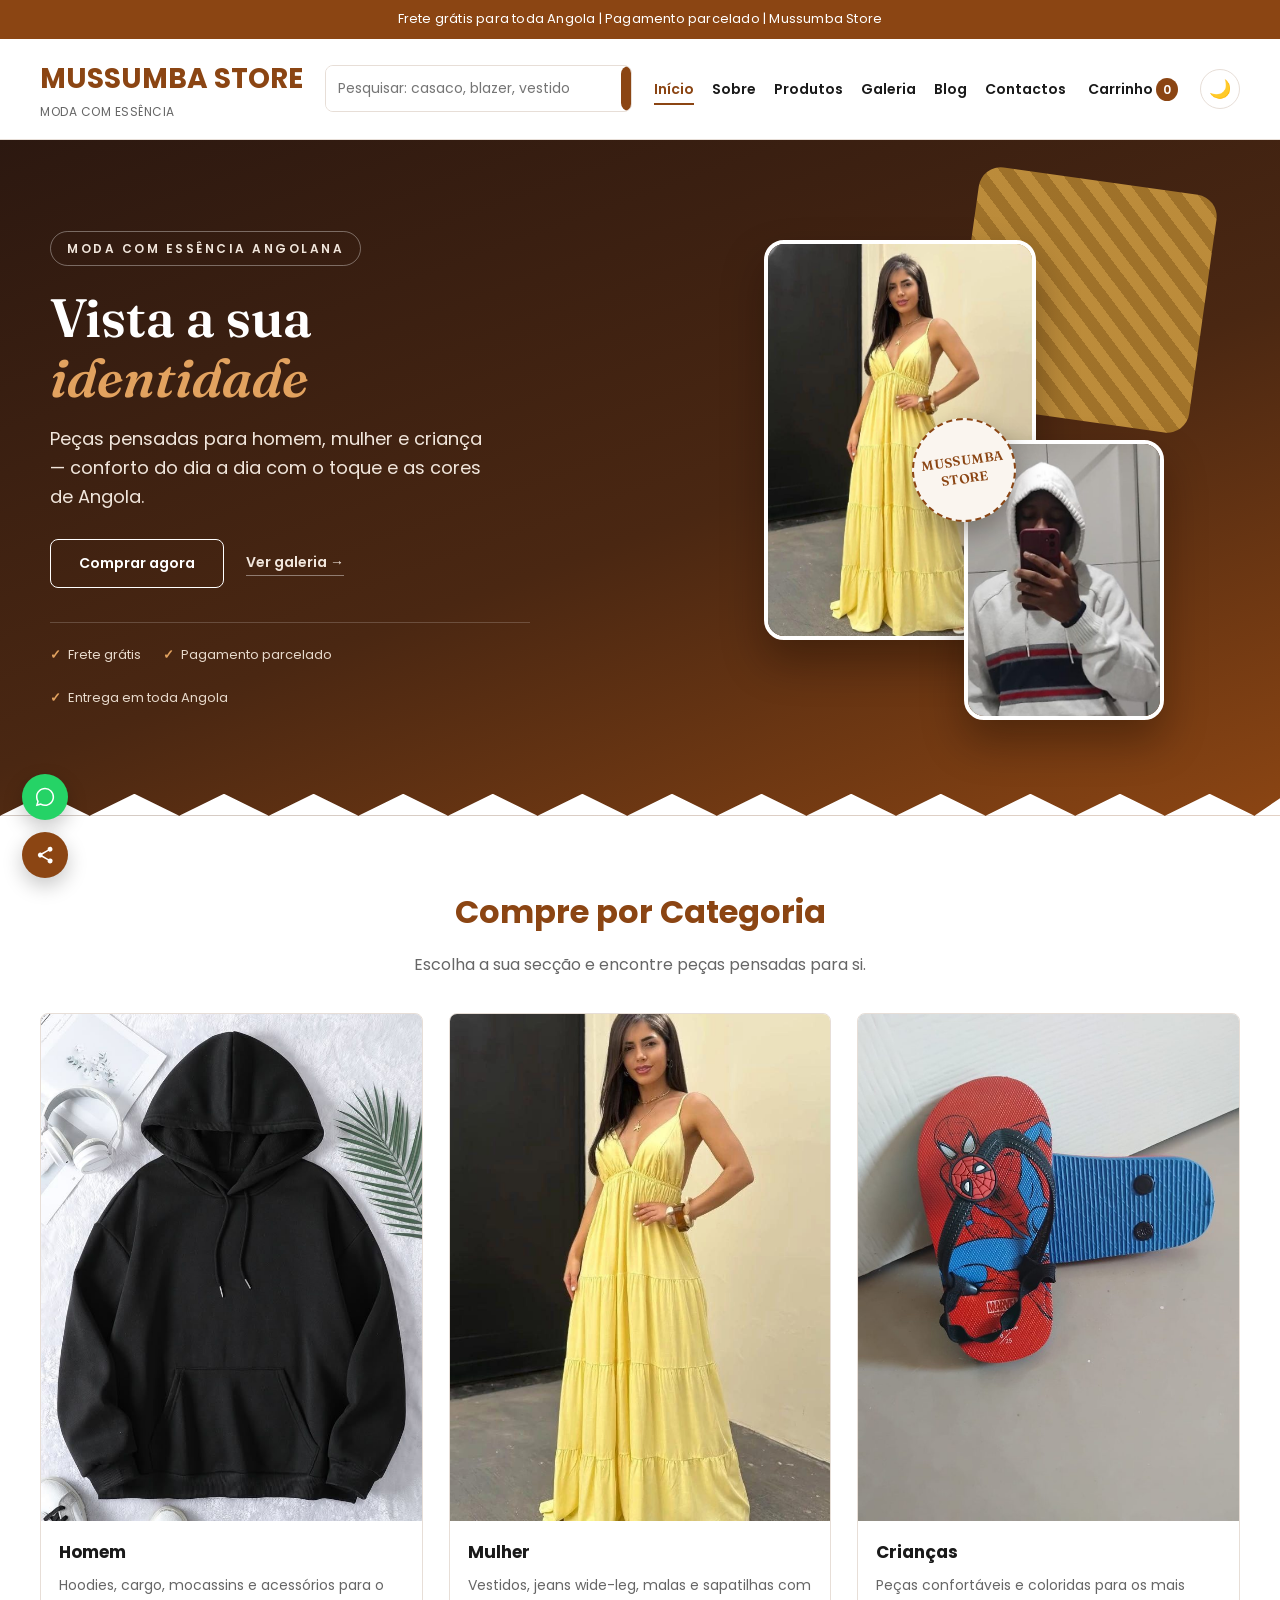
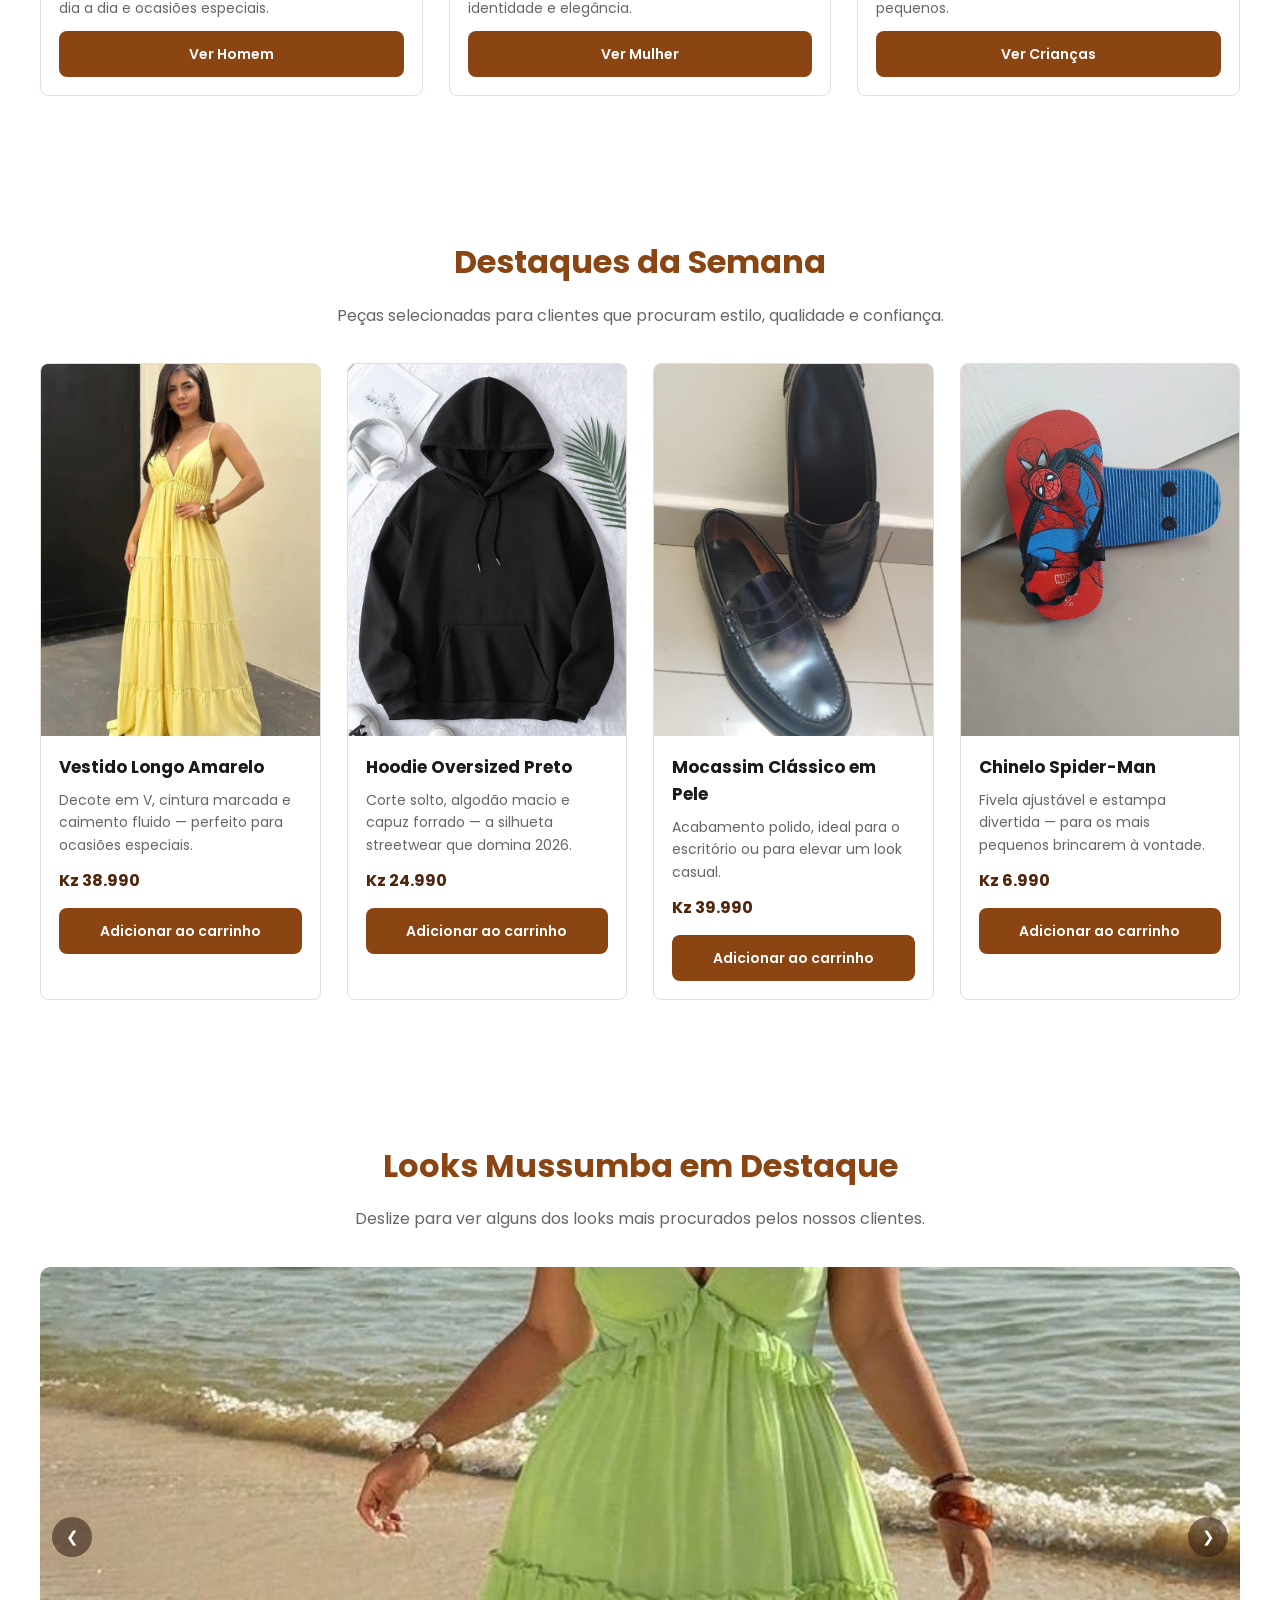
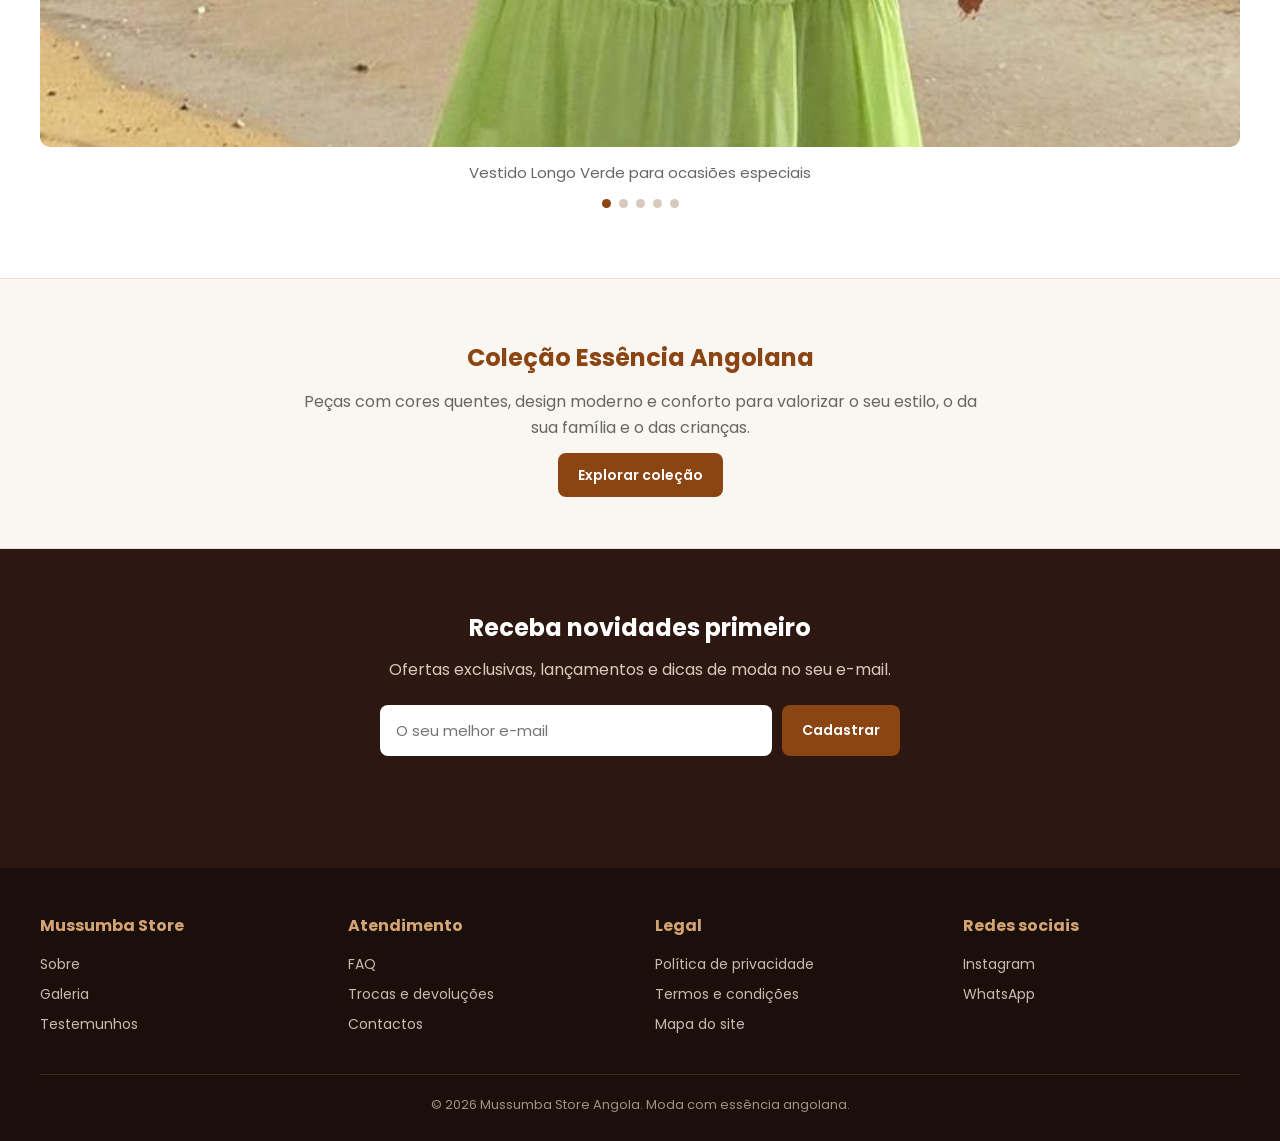
<file: index.html>
<!DOCTYPE html>
<html lang="pt-PT">
<head>
    <meta charset="UTF-8">
    <meta name="viewport" content="width=device-width, initial-scale=1.0">
    <!-- Google Analytics (substitua GA_MEASUREMENT_ID pelo ID real da loja) -->
    <script async src="https://www.googletagmanager.com/gtag/js?id=GA_MEASUREMENT_ID"></script>
    <script>
      window.dataLayer = window.dataLayer || [];
      function gtag(){dataLayer.push(arguments);}
      gtag('js', new Date());
      gtag('config', 'GA_MEASUREMENT_ID');
    </script>

    <!-- Meta Pixel (substitua META_PIXEL_ID pelo ID real da loja) -->
    <script>
      !function(f,b,e,v,n,t,s)
      {if(f.fbq)return;n=f.fbq=function(){n.callMethod?
      n.callMethod.apply(n,arguments):n.queue.push(arguments)};
      if(!f._fbq)f._fbq=n;n.push=n;n.loaded=!0;n.version='2.0';
      n.queue=[];t=b.createElement(e);t.async=!0;
      t.src=v;s=b.getElementsByTagName(e)[0];
      s.parentNode.insertBefore(t,s)}(window, document,'script',
      'https://connect.facebook.net/en_US/fbevents.js');
      fbq('init', 'META_PIXEL_ID');
      fbq('track', 'PageView');
    </script>
    <title>Início - Mussumba Store</title>
    <meta name="description" content="Mussumba Store: moda com essência angolana para homem, mulher e criança, com entrega em toda Angola.">
    <link rel="preconnect" href="https://fonts.googleapis.com">
    <link href="https://fonts.googleapis.com/css2?family=Poppins:wght@400;600;700&family=Fraunces:ital,wght@0,500;0,600;1,500&display=swap" rel="stylesheet">
    <link rel="stylesheet" href="css/index.css">
    <link rel="stylesheet" href="css/interativo.css">
    <link rel="canonical" href="https://www.mussumbastore.co.ao/index.html">
    <meta property="og:type" content="website">
    <meta property="og:title" content="Início - Mussumba Store">
    <meta property="og:description" content="Mussumba Store: moda com essência angolana para homem, mulher e criança, com entrega em toda Angola.">
    <meta property="og:url" content="https://www.mussumbastore.co.ao/index.html">
    <meta property="og:locale" content="pt_AO">
    <meta name="twitter:card" content="summary_large_image">
</head>
<body>

    <div class="top-bar">
        Frete grátis para toda Angola | Pagamento parcelado | Mussumba Store
    </div>

    <header class="main-header">
        <a href="index.html" class="logo">
            MUSSUMBA STORE
            <span>moda com essência</span>
        </a>

        <form class="search-bar" id="searchForm" role="search" novalidate>
            <input type="search" id="searchInput" name="q" placeholder="Pesquisar: casaco, blazer, vestido" minlength="2">
            <button type="submit">Buscar</button>
        </form>

        <button class="nav-toggle" id="navToggle" aria-label="Abrir menu" aria-expanded="false" aria-controls="navLinks">
            <span></span><span></span><span></span>
        </button>

        <nav>
            <ul class="nav-links" id="navLinks">
                <li><a href="index.html" class="active">Início</a></li>
                <li><a href="html/sobre.html">Sobre</a></li>
                <li><a href="html/produtos.html">Produtos</a></li>
                <li><a href="html/galeria.html">Galeria</a></li>
                <li><a href="html/blog.html">Blog</a></li>
                <li><a href="html/contactos.html">Contactos</a></li>
            </ul>
        </nav>

        <a class="cart-link" href="html/carrinho.html">
            Carrinho <span class="cart-count" id="cartCount">0</span>
        </a>

        <button class="theme-toggle" id="themeToggle" aria-label="Alternar modo escuro" title="Alternar modo escuro">
            <span class="theme-icon" aria-hidden="true">&#127769;</span>
        </button>
    </header>

    <main>
        <section class="hero hero-home">
            <div class="hero-inner">
                <div class="hero-content">
                    <span class="hero-eyebrow">Moda com essência angolana</span>
                    <h1>Vista a sua <span>identidade</span></h1>
                    <p>Peças pensadas para homem, mulher e criança — conforto do dia a dia com o toque e as cores de Angola.</p>

                    <div class="hero-actions">
                        <a href="html/produtos.html" class="btn-outline">Comprar agora</a>
                        <a href="html/galeria.html" class="hero-link">Ver galeria &rarr;</a>
                    </div>

                    <ul class="hero-trust">
                        <li>Frete grátis</li>
                        <li>Pagamento parcelado</li>
                        <li>Entrega em toda Angola</li>
                    </ul>
                </div>

                <div class="hero-visual">
                    <div class="hero-pattern" aria-hidden="true"></div>
                    <img src="imagens/produtos/novas/mulher-vestido-longo-amarelo.jpg" alt="Mulher a usar vestido longo amarelo Mussumba Store" class="hero-img hero-img-a" loading="eager">
                    <img src="imagens/produtos/novas/homem-camisola-capuz-riscas.jpg" alt="Homem a usar camisola de capuz às riscas Mussumba Store" class="hero-img hero-img-b" loading="eager">
                    <div class="hero-badge" aria-hidden="true"><span>MUSSUMBA<br>STORE</span></div>
                </div>
            </div>
        </section>

        <section class="section">
            <h2>Compre por Categoria</h2>
            <p class="section-lead">
                Escolha a sua secção e encontre peças pensadas para si.
            </p>

            <div class="products-grid">
                <article class="product-card">
                    <img src="imagens/produtos/novas/homem-hoodie-oversized.jpg" alt="Categoria Homem" loading="lazy">
                    <div>
                        <h3>Homem</h3>
                        <p>Hoodies, cargo, mocassins e acessórios para o dia a dia e ocasiões especiais.</p>
                        <a href="html/produtos.html#homem" class="btn-cart">Ver Homem</a>
                    </div>
                </article>

                <article class="product-card">
                    <img src="imagens/produtos/novas/mulher-vestido-longo-amarelo.jpg" alt="Categoria Mulher" loading="lazy">
                    <div>
                        <h3>Mulher</h3>
                        <p>Vestidos, jeans wide-leg, malas e sapatilhas com identidade e elegância.</p>
                        <a href="html/produtos.html#mulher" class="btn-cart">Ver Mulher</a>
                    </div>
                </article>

                <article class="product-card">
                    <img src="imagens/produtos/novas/crianca-chinelo-spiderman.jpg" alt="Categoria Crianças" loading="lazy">
                    <div>
                        <h3>Crianças</h3>
                        <p>Peças confortáveis e coloridas para os mais pequenos.</p>
                        <a href="html/produtos.html#criancas" class="btn-cart">Ver Crianças</a>
                    </div>
                </article>
            </div>
        </section>

        <section class="section">
            <h2>Destaques da Semana</h2>
            <p class="section-lead">
                Peças selecionadas para clientes que procuram estilo, qualidade e confiança.
            </p>

            <div class="products-grid">
                <article class="product-card">
                    <img src="imagens/produtos/novas/mulher-vestido-longo-amarelo.jpg" alt="Vestido longo amarelo feminino" loading="lazy">
                    <div>
                        <h3>Vestido Longo Amarelo</h3>
                        <p>Decote em V, cintura marcada e caimento fluido — perfeito para ocasiões especiais.</p>
                        <strong>Kz 38.990</strong>
                        <a href="html/carrinho.html" class="btn-cart">Adicionar ao carrinho</a>
                    </div>
                </article>

                <article class="product-card">
                    <img src="imagens/produtos/novas/homem-hoodie-oversized.jpg" alt="Hoodie oversized preto masculino" loading="lazy">
                    <div>
                        <h3>Hoodie Oversized Preto</h3>
                        <p>Corte solto, algodão macio e capuz forrado — a silhueta streetwear que domina 2026.</p>
                        <strong>Kz 24.990</strong>
                        <a href="html/carrinho.html" class="btn-cart">Adicionar ao carrinho</a>
                    </div>
                </article>

                <article class="product-card">
                    <img src="imagens/produtos/novas/homem-mocassim-pele.jpg" alt="Mocassim clássico em pele preta" loading="lazy">
                    <div>
                        <h3>Mocassim Clássico em Pele</h3>
                        <p>Acabamento polido, ideal para o escritório ou para elevar um look casual.</p>
                        <strong>Kz 39.990</strong>
                        <a href="html/carrinho.html" class="btn-cart">Adicionar ao carrinho</a>
                    </div>
                </article>

                <article class="product-card">
                    <img src="imagens/produtos/novas/crianca-chinelo-spiderman.jpg" alt="Chinelo infantil Spider-Man" loading="lazy">
                    <div>
                        <h3>Chinelo Spider-Man</h3>
                        <p>Fivela ajustável e estampa divertida — para os mais pequenos brincarem à vontade.</p>
                        <strong>Kz 6.990</strong>
                        <a href="html/carrinho.html" class="btn-cart">Adicionar ao carrinho</a>
                    </div>
                </article>
            </div>
        </section>

        <section class="section">
            <h2>Looks Mussumba em Destaque</h2>
            <p class="section-lead">
                Deslize para ver alguns dos looks mais procurados pelos nossos clientes.
            </p>

            <div class="carousel" data-carousel data-autoplay="5000">
                <div class="carousel-track">
                    <div class="carousel-slide">
                        <img src="imagens/produtos/novas/mulher-vestido-longo-verde.jpg" alt="Vestido Longo Verde Mussumba Store" loading="lazy">
                        <p class="carousel-caption">Vestido Longo Verde para ocasiões especiais</p>
                    </div>
                    <div class="carousel-slide">
                        <img src="imagens/produtos/novas/homem-hoodie-oversized.jpg" alt="Hoodie Oversized Preto Mussumba Store" loading="lazy">
                        <p class="carousel-caption">Hoodie Oversized Preto para o dia a dia</p>
                    </div>
                    <div class="carousel-slide">
                        <img src="imagens/produtos/novas/mulher-macacao-preto.jpg" alt="Macacão Preto Wide-Leg Mussumba Store" loading="lazy">
                        <p class="carousel-caption">Macacão Preto Wide-Leg com identidade angolana</p>
                    </div>
                    <div class="carousel-slide">
                        <img src="imagens/produtos/novas/homem-mocassim-pele.jpg" alt="Mocassim Clássico em Pele Mussumba Store" loading="lazy">
                        <p class="carousel-caption">Mocassim Clássico em Pele que completa qualquer visual</p>
                    </div>
                    <div class="carousel-slide">
                        <img src="imagens/produtos/novas/mulher-mala-tote-bege-monograma.jpg" alt="Tote Bag Monograma Bege Mussumba Store" loading="lazy">
                        <p class="carousel-caption">Tote Bag Monograma Bege para todos os dias</p>
                    </div>
                </div>

                <button class="carousel-btn carousel-prev" type="button" aria-label="Look anterior">&#10094;</button>
                <button class="carousel-btn carousel-next" type="button" aria-label="Look seguinte">&#10095;</button>
                <div class="carousel-dots" aria-hidden="true"></div>
            </div>
        </section>

        <section class="banner">
            <h2>Coleção Essência Angolana</h2>
            <p>
                Peças com cores quentes, design moderno e conforto para valorizar o seu estilo, o da sua família e o das crianças.
            </p>
            <a href="html/produtos.html" class="btn">Explorar coleção</a>
        </section>

        <section class="newsletter">
            <h2>Receba novidades primeiro</h2>
            <p>Ofertas exclusivas, lançamentos e dicas de moda no seu e-mail.</p>

            <form id="newsletterFormHome" novalidate>
                <input type="email" id="newsletterEmailHome" placeholder="O seu melhor e-mail" required>
                <button type="submit">Cadastrar</button>
            </form>
            <p class="form-feedback" id="newsletterFeedbackHome" role="status"></p>
        </section>
    </main>

    <footer>
        <div class="footer-grid">
            <div>
                <h3>Mussumba Store</h3>
                <a href="html/sobre.html">Sobre</a>
                <a href="html/galeria.html">Galeria</a>
                <a href="html/testemunho.html">Testemunhos</a>
            </div>

            <div>
                <h3>Atendimento</h3>
                <a href="html/faq.html">FAQ</a>
                <a href="html/termos.html">Trocas e devoluções</a>
                <a href="html/contactos.html">Contactos</a>
            </div>

            <div>
                <h3>Legal</h3>
                <a href="html/politicas.html">Política de privacidade</a>
                <a href="html/termos.html">Termos e condições</a>
                <a href="html/mapa.html">Mapa do site</a>
            </div>

            <div>
                <h3>Redes sociais</h3>
                <a href="https://instagram.com/mussumbastore" target="_blank">Instagram</a>
                <a href="https://wa.me/244946644091" target="_blank" rel="noopener">WhatsApp</a>
            </div>
        </div>

        <p class="copyright">
            © 2026 Mussumba Store Angola. Moda com essência angolana.
        </p>
    </footer>

    <button id="backToTop" class="back-to-top" aria-label="Voltar ao topo" title="Voltar ao topo">&uarr;</button>

    <div class="social-float" aria-label="Redes sociais e contacto rapido">
        <a href="https://wa.me/244946644091" target="_blank" rel="noopener" class="social-float-btn whatsapp-btn" aria-label="Falar no WhatsApp" title="Falar no WhatsApp">
            <svg viewBox="0 0 24 24" width="22" height="22" fill="currentColor" aria-hidden="true"><path d="M12.04 2C6.58 2 2.13 6.45 2.13 11.91c0 1.75.46 3.45 1.32 4.95L2 22l5.28-1.38a9.9 9.9 0 0 0 4.76 1.21h.01c5.46 0 9.9-4.45 9.9-9.91 0-2.65-1.03-5.14-2.9-7.01A9.86 9.86 0 0 0 12.04 2m0 1.67c2.2 0 4.27.86 5.82 2.42a8.2 8.2 0 0 1 2.42 5.82c0 4.55-3.7 8.24-8.25 8.24a8.2 8.2 0 0 1-4.19-1.15l-.3-.18-3.13.82.84-3.05-.2-.32a8.17 8.17 0 0 1-1.26-4.38c0-4.55 3.7-8.24 8.25-8.24Z"/></svg>
        </a>
        <button class="social-float-btn share-btn" id="shareBtn" aria-label="Partilhar esta pagina" title="Partilhar esta pagina">
            <svg viewBox="0 0 24 24" width="20" height="20" fill="currentColor" aria-hidden="true"><path d="M18 16.08a2.9 2.9 0 0 0-1.94.75l-7.05-4.11a3 3 0 0 0 0-1.44l7.05-4.11a2.92 2.92 0 1 0-.9-2.09c0 .16.02.32.05.47L8.15 9.66a2.92 2.92 0 1 0 0 4.68l7.06 4.09a3 3 0 1 0 2.79-2.35Z"/></svg>
        </button>
    </div>

    <script src="js/main.js" defer></script>

</body>
</html>
</file>
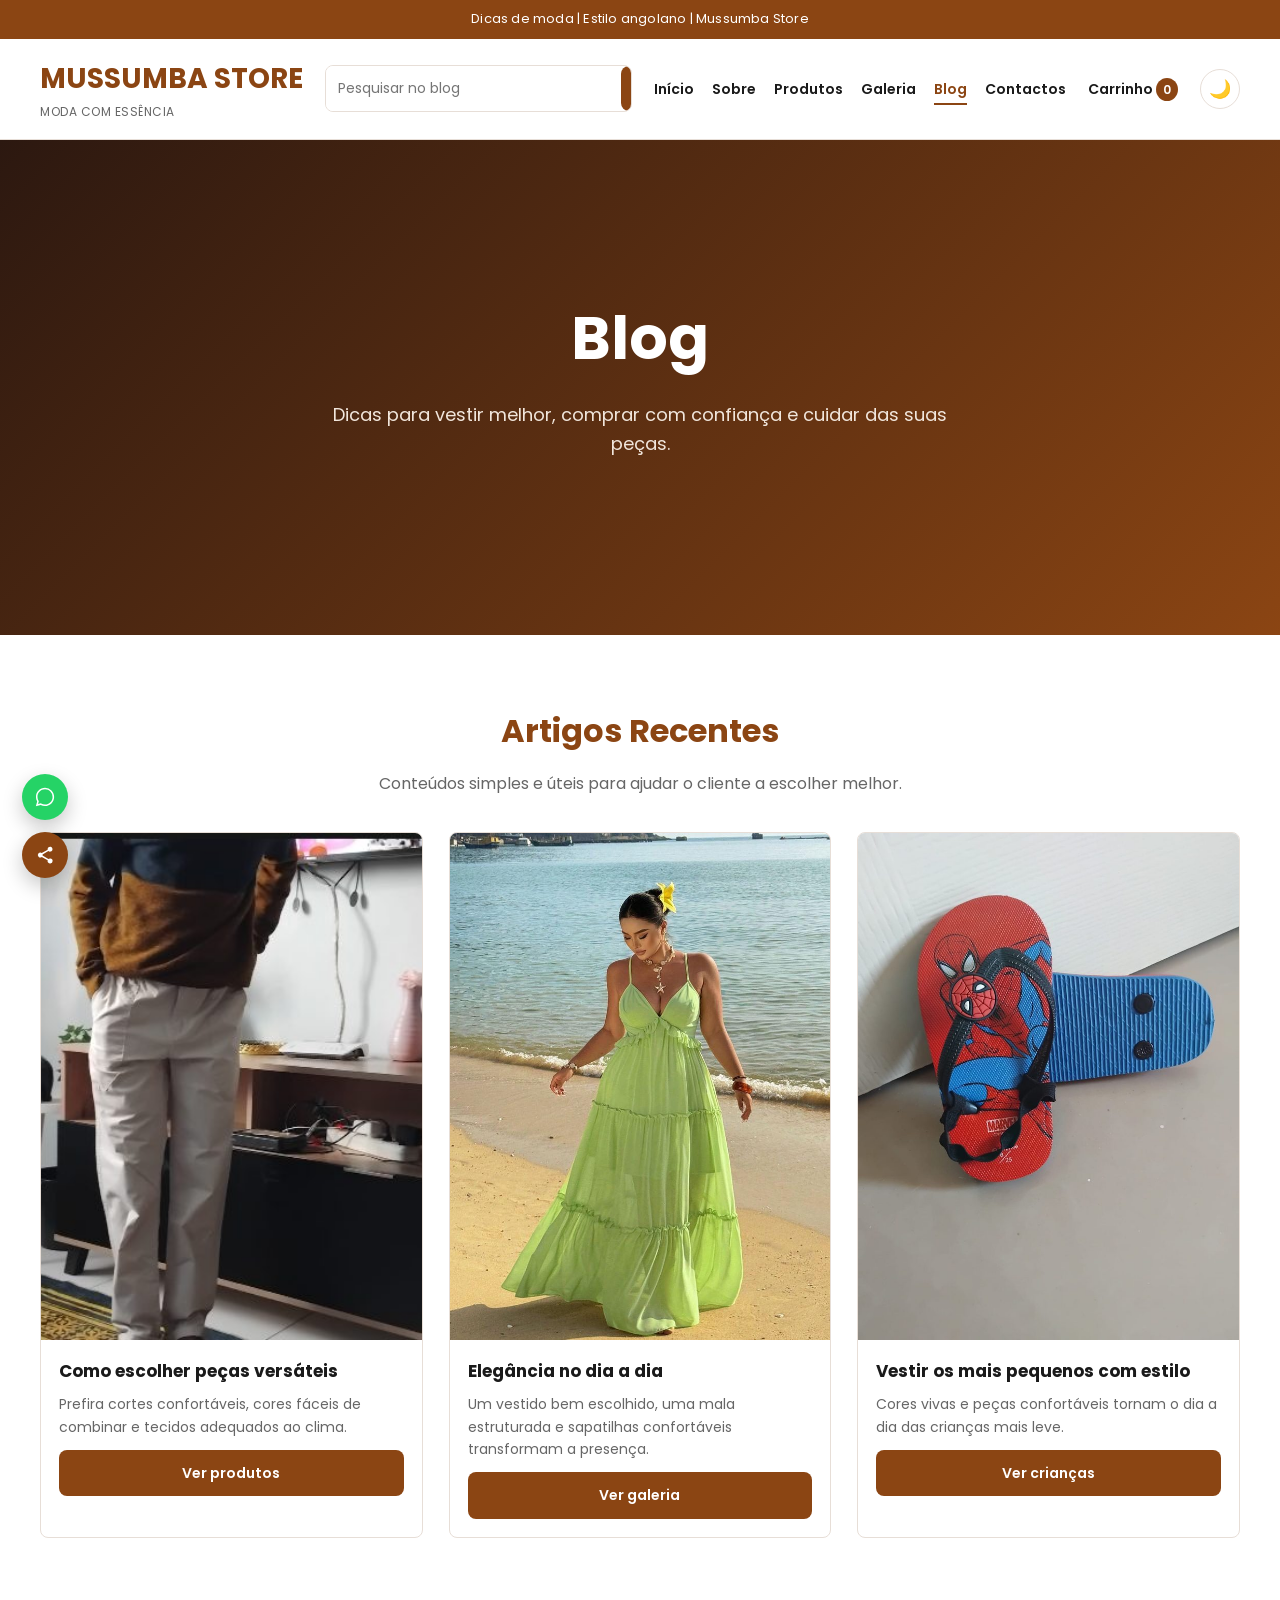
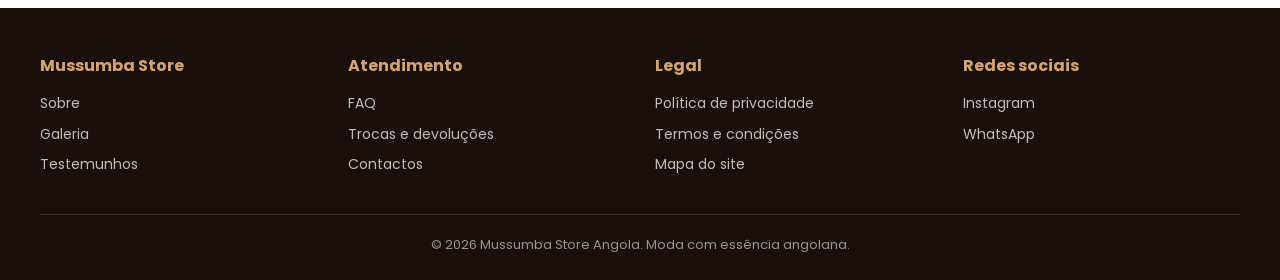
<file: html/blog.html>
<!DOCTYPE html>
<html lang="pt-PT">
<head>
    <meta charset="UTF-8">
    <meta name="viewport" content="width=device-width, initial-scale=1.0">
    <!-- Google Analytics (substitua GA_MEASUREMENT_ID pelo ID real da loja) -->
    <script async src="https://www.googletagmanager.com/gtag/js?id=GA_MEASUREMENT_ID"></script>
    <script>
      window.dataLayer = window.dataLayer || [];
      function gtag(){dataLayer.push(arguments);}
      gtag('js', new Date());
      gtag('config', 'GA_MEASUREMENT_ID');
    </script>

    <!-- Meta Pixel (substitua META_PIXEL_ID pelo ID real da loja) -->
    <script>
      !function(f,b,e,v,n,t,s)
      {if(f.fbq)return;n=f.fbq=function(){n.callMethod?
      n.callMethod.apply(n,arguments):n.queue.push(arguments)};
      if(!f._fbq)f._fbq=n;n.push=n;n.loaded=!0;n.version='2.0';
      n.queue=[];t=b.createElement(e);t.async=!0;
      t.src=v;s=b.getElementsByTagName(e)[0];
      s.parentNode.insertBefore(t,s)}(window, document,'script',
      'https://connect.facebook.net/en_US/fbevents.js');
      fbq('init', 'META_PIXEL_ID');
      fbq('track', 'PageView');
    </script>
    <title>Blog - Mussumba Store</title>
    <meta name="description" content="Dicas de moda da Mussumba Store: como escolher roupas, combinar peças e cuidar melhor do seu estilo.">
    <link rel="preconnect" href="https://fonts.googleapis.com">
    <link href="https://fonts.googleapis.com/css2?family=Poppins:wght@400;600;700&display=swap" rel="stylesheet">
    <link rel="stylesheet" href="../css/blog.css">
    <link rel="stylesheet" href="../css/interativo.css">
    <link rel="canonical" href="https://www.mussumbastore.co.ao/html/blog.html">
    <meta property="og:type" content="website">
    <meta property="og:title" content="Blog - Mussumba Store">
    <meta property="og:description" content="Dicas de moda da Mussumba Store: como escolher roupas, combinar peças e cuidar melhor do seu estilo.">
    <meta property="og:url" content="https://www.mussumbastore.co.ao/html/blog.html">
    <meta property="og:locale" content="pt_AO">
    <meta name="twitter:card" content="summary_large_image">
</head>
<body>

    <div class="top-bar">
        Dicas de moda | Estilo angolano | Mussumba Store
    </div>

    <header class="main-header">
        <a href="../index.html" class="logo">
            MUSSUMBA STORE
            <span>moda com essência</span>
        </a>

        <form class="search-bar" id="searchForm" role="search" novalidate>
            <input type="search" id="searchInput" name="q" placeholder="Pesquisar no blog" minlength="2">
            <button type="submit">Buscar</button>
        </form>

        <button class="nav-toggle" id="navToggle" aria-label="Abrir menu" aria-expanded="false" aria-controls="navLinks">
            <span></span><span></span><span></span>
        </button>

        <nav>
            <ul class="nav-links" id="navLinks">
                <li><a href="../index.html">Início</a></li>
                <li><a href="sobre.html">Sobre</a></li>
                <li><a href="produtos.html">Produtos</a></li>
                <li><a href="galeria.html">Galeria</a></li>
                <li><a href="blog.html" class="active">Blog</a></li>
                <li><a href="contactos.html">Contactos</a></li>
            </ul>
        </nav>

        <a class="cart-link" href="carrinho.html">
            Carrinho <span class="cart-count" id="cartCount">0</span>
        </a>

        <button class="theme-toggle" id="themeToggle" aria-label="Alternar modo escuro" title="Alternar modo escuro">
            <span class="theme-icon" aria-hidden="true">&#127769;</span>
        </button>
    </header>

    <main>
        <section class="hero">
            <div class="hero-content">
                <h1>Blog</h1>
                <p>Dicas para vestir melhor, comprar com confiança e cuidar das suas peças.</p>
            </div>
        </section>

        <section class="section">
            <h2>Artigos Recentes</h2>
            <p class="section-lead">
                Conteúdos simples e úteis para ajudar o cliente a escolher melhor.
            </p>

            <div class="products-grid">
                <article class="product-card">
                    <img src="../imagens/produtos/novas/homem-calcas-cargo.jpg" alt="Peças versáteis para o dia a dia" loading="lazy">
                    <div>
                        <h3>Como escolher peças versáteis</h3>
                        <p>
                            Prefira cortes confortáveis, cores fáceis de combinar e tecidos adequados ao clima.
                        </p>
                        <a href="produtos.html" class="btn-cart">Ver produtos</a>
                    </div>
                </article>

                <article class="product-card">
                    <img src="../imagens/produtos/novas/mulher-vestido-longo-verde.jpg" alt="Look feminino elegante" loading="lazy">
                    <div>
                        <h3>Elegância no dia a dia</h3>
                        <p>
                            Um vestido bem escolhido, uma mala estruturada e sapatilhas confortáveis transformam a presença.
                        </p>
                        <a href="galeria.html" class="btn-cart">Ver galeria</a>
                    </div>
                </article>

                <article class="product-card">
                    <img src="../imagens/produtos/novas/crianca-chinelo-spiderman.jpg" alt="Moda infantil colorida" loading="lazy">
                    <div>
                        <h3>Vestir os mais pequenos com estilo</h3>
                        <p>
                            Cores vivas e peças confortáveis tornam o dia a dia das crianças mais leve.
                        </p>
                        <a href="produtos.html#criancas" class="btn-cart">Ver crianças</a>
                    </div>
                </article>
            </div>
        </section>
    </main>

    <footer>
        <div class="footer-grid">
            <div>
                <h3>Mussumba Store</h3>
                <a href="sobre.html">Sobre</a>
                <a href="galeria.html">Galeria</a>
                <a href="testemunho.html">Testemunhos</a>
            </div>

            <div>
                <h3>Atendimento</h3>
                <a href="faq.html">FAQ</a>
                <a href="termos.html">Trocas e devoluções</a>
                <a href="contactos.html">Contactos</a>
            </div>

            <div>
                <h3>Legal</h3>
                <a href="politicas.html">Política de privacidade</a>
                <a href="termos.html">Termos e condições</a>
                <a href="mapa.html">Mapa do site</a>
            </div>

            <div>
                <h3>Redes sociais</h3>
                <a href="https://instagram.com/mussumbastore" target="_blank">Instagram</a>
                <a href="https://wa.me/244946644091" target="_blank" rel="noopener">WhatsApp</a>
            </div>
        </div>

        <p class="copyright">
            © 2026 Mussumba Store Angola. Moda com essência angolana.
        </p>
    </footer>

    <button id="backToTop" class="back-to-top" aria-label="Voltar ao topo" title="Voltar ao topo">&uarr;</button>

    <div class="social-float" aria-label="Redes sociais e contacto rapido">
        <a href="https://wa.me/244946644091" target="_blank" rel="noopener" class="social-float-btn whatsapp-btn" aria-label="Falar no WhatsApp" title="Falar no WhatsApp">
            <svg viewBox="0 0 24 24" width="22" height="22" fill="currentColor" aria-hidden="true"><path d="M12.04 2C6.58 2 2.13 6.45 2.13 11.91c0 1.75.46 3.45 1.32 4.95L2 22l5.28-1.38a9.9 9.9 0 0 0 4.76 1.21h.01c5.46 0 9.9-4.45 9.9-9.91 0-2.65-1.03-5.14-2.9-7.01A9.86 9.86 0 0 0 12.04 2m0 1.67c2.2 0 4.27.86 5.82 2.42a8.2 8.2 0 0 1 2.42 5.82c0 4.55-3.7 8.24-8.25 8.24a8.2 8.2 0 0 1-4.19-1.15l-.3-.18-3.13.82.84-3.05-.2-.32a8.17 8.17 0 0 1-1.26-4.38c0-4.55 3.7-8.24 8.25-8.24Z"/></svg>
        </a>
        <button class="social-float-btn share-btn" id="shareBtn" aria-label="Partilhar esta pagina" title="Partilhar esta pagina">
            <svg viewBox="0 0 24 24" width="20" height="20" fill="currentColor" aria-hidden="true"><path d="M18 16.08a2.9 2.9 0 0 0-1.94.75l-7.05-4.11a3 3 0 0 0 0-1.44l7.05-4.11a2.92 2.92 0 1 0-.9-2.09c0 .16.02.32.05.47L8.15 9.66a2.92 2.92 0 1 0 0 4.68l7.06 4.09a3 3 0 1 0 2.79-2.35Z"/></svg>
        </button>
    </div>

    <script src="../js/main.js" defer></script>

</body>
</html>
</file>
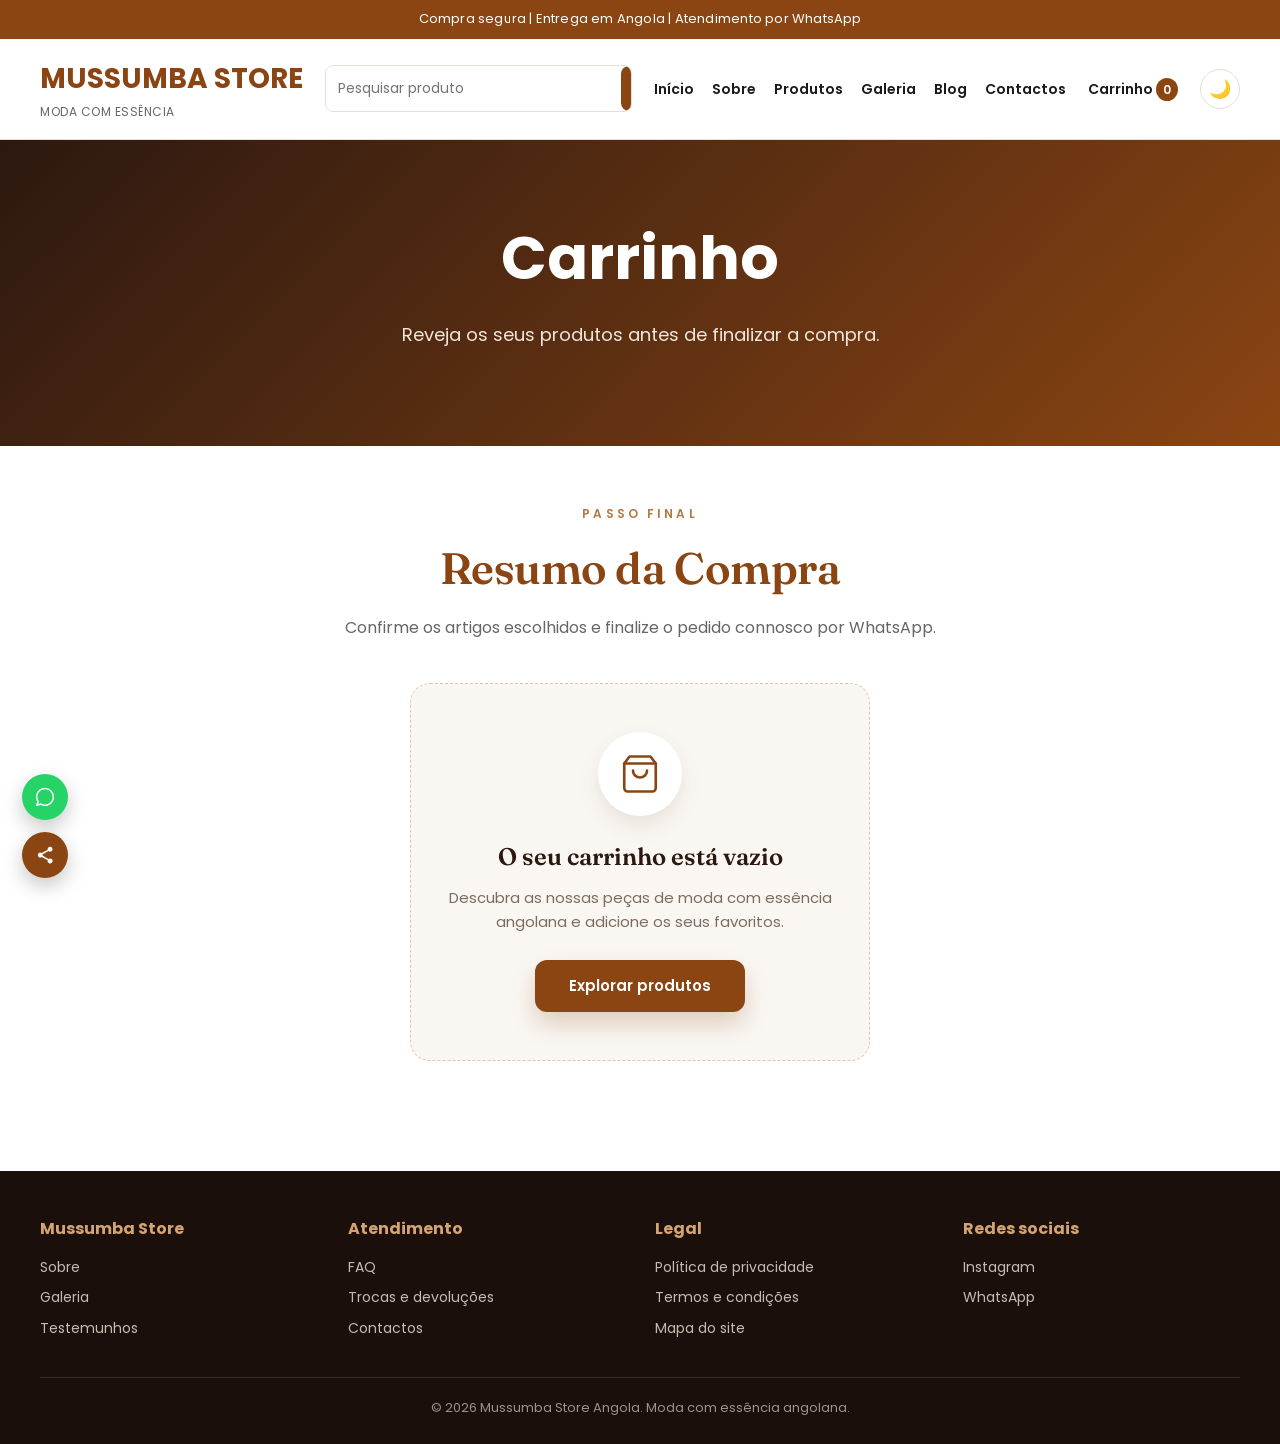
<file: html/carrinho.html>
<!DOCTYPE html>
<html lang="pt-PT">
<head>
    <meta charset="UTF-8">
    <meta name="viewport" content="width=device-width, initial-scale=1.0">
    <!-- Google Analytics (substitua GA_MEASUREMENT_ID pelo ID real da loja) -->
    <script async src="https://www.googletagmanager.com/gtag/js?id=GA_MEASUREMENT_ID"></script>
    <script>
      window.dataLayer = window.dataLayer || [];
      function gtag(){dataLayer.push(arguments);}
      gtag('js', new Date());
      gtag('config', 'GA_MEASUREMENT_ID');
    </script>

    <!-- Meta Pixel (substitua META_PIXEL_ID pelo ID real da loja) -->
    <script>
      !function(f,b,e,v,n,t,s)
      {if(f.fbq)return;n=f.fbq=function(){n.callMethod?
      n.callMethod.apply(n,arguments):n.queue.push(arguments)};
      if(!f._fbq)f._fbq=n;n.push=n;n.loaded=!0;n.version='2.0';
      n.queue=[];t=b.createElement(e);t.async=!0;
      t.src=v;s=b.getElementsByTagName(e)[0];
      s.parentNode.insertBefore(t,s)}(window, document,'script',
      'https://connect.facebook.net/en_US/fbevents.js');
      fbq('init', 'META_PIXEL_ID');
      fbq('track', 'PageView');
    </script>
    <title>Carrinho - Mussumba Store</title>
    <meta name="description" content="Carrinho de compras da Mussumba Store. Reveja os seus produtos antes de finalizar a compra.">
    <link rel="preconnect" href="https://fonts.googleapis.com">
    <link rel="preconnect" href="https://fonts.gstatic.com" crossorigin>
    <link href="https://fonts.googleapis.com/css2?family=Fraunces:opsz,wght@9..144,400;9..144,500;9..144,600;9..144,700&family=Poppins:wght@400;500;600;700&display=swap" rel="stylesheet">
    <link rel="stylesheet" href="../css/carrinho.css">
    <link rel="stylesheet" href="../css/interativo.css">
    <link rel="canonical" href="https://www.mussumbastore.co.ao/html/carrinho.html">
    <meta property="og:type" content="website">
    <meta property="og:title" content="Carrinho - Mussumba Store">
    <meta property="og:description" content="Carrinho de compras da Mussumba Store. Reveja os seus produtos antes de finalizar a compra.">
    <meta property="og:url" content="https://www.mussumbastore.co.ao/html/carrinho.html">
    <meta property="og:locale" content="pt_AO">
    <meta name="twitter:card" content="summary_large_image">
</head>
<body class="cart-page">

    <div class="top-bar">
        Compra segura | Entrega em Angola | Atendimento por WhatsApp
    </div>

    <header class="main-header">
        <a href="../index.html" class="logo">
            MUSSUMBA STORE
            <span>moda com essência</span>
        </a>

        <form class="search-bar" id="searchForm" role="search" novalidate>
            <input type="search" id="searchInput" name="q" placeholder="Pesquisar produto" minlength="2">
            <button type="submit">Buscar</button>
        </form>

        <button class="nav-toggle" id="navToggle" aria-label="Abrir menu" aria-expanded="false" aria-controls="navLinks">
            <span></span><span></span><span></span>
        </button>

        <nav>
            <ul class="nav-links" id="navLinks">
                <li><a href="../index.html">Início</a></li>
                <li><a href="sobre.html">Sobre</a></li>
                <li><a href="produtos.html">Produtos</a></li>
                <li><a href="galeria.html">Galeria</a></li>
                <li><a href="blog.html">Blog</a></li>
                <li><a href="contactos.html">Contactos</a></li>
            </ul>
        </nav>

        <a class="cart-link" href="carrinho.html">
            Carrinho <span class="cart-count" id="cartCount">0</span>
        </a>

        <button class="theme-toggle" id="themeToggle" aria-label="Alternar modo escuro" title="Alternar modo escuro">
            <span class="theme-icon" aria-hidden="true">&#127769;</span>
        </button>
    </header>

    <main>
        <section class="hero">
            <div class="hero-content">
                <h1>Carrinho</h1>
                <p>Reveja os seus produtos antes de finalizar a compra.</p>
            </div>
        </section>

        <section class="section cart-section">
            <div class="cart-head">
                <p class="cart-eyebrow">Passo final</p>
                <h2>Resumo da Compra</h2>
                <p class="section-lead">
                    Confirme os artigos escolhidos e finalize o pedido connosco por WhatsApp.
                </p>
            </div>

            <!-- Estado vazio -->
            <div id="cartEmptyMessage" class="cart-empty-state" hidden>
                <div class="cart-empty-icon" aria-hidden="true">
                    <svg viewBox="0 0 24 24" width="42" height="42" fill="none" stroke="currentColor" stroke-width="1.5" stroke-linecap="round" stroke-linejoin="round">
                        <path d="M6 2 3 6v14a2 2 0 0 0 2 2h14a2 2 0 0 0 2-2V6l-3-4Z"/>
                        <path d="M3 6h18"/>
                        <path d="M16 10a4 4 0 0 1-8 0"/>
                    </svg>
                </div>
                <h3>O seu carrinho está vazio</h3>
                <p>Descubra as nossas peças de moda com essência angolana e adicione os seus favoritos.</p>
                <a href="produtos.html" class="cart-empty-cta">Explorar produtos</a>
            </div>

            <!-- Carrinho com artigos -->
            <div class="cart-layout" id="cartLayout" hidden>
                <div class="cart-items" id="cartItemsGrid" aria-live="polite"></div>

                <aside class="cart-summary" id="cartTotalGrid" aria-label="Resumo do pedido">
                    <h3 class="cart-summary-title">Resumo do pedido</h3>

                    <dl class="cart-summary-lines">
                        <div class="cart-summary-row">
                            <dt>Subtotal</dt>
                            <dd id="cartSubtotal">Kz 0</dd>
                        </div>
                        <div class="cart-summary-row">
                            <dt>Artigos</dt>
                            <dd id="cartItemsCount">0 artigos</dd>
                        </div>
                        <div class="cart-summary-row">
                            <dt>Entrega</dt>
                            <dd class="cart-free">Grátis</dd>
                        </div>
                    </dl>

                    <div class="cart-total-row">
                        <span>Total</span>
                        <strong id="cartTotal">Kz 0</strong>
                    </div>

                    <button type="button" id="checkoutWhatsapp" class="cart-checkout-btn">
                        <svg viewBox="0 0 24 24" width="20" height="20" fill="currentColor" aria-hidden="true"><path d="M12.04 2C6.58 2 2.13 6.45 2.13 11.91c0 1.75.46 3.45 1.32 4.95L2 22l5.28-1.38a9.9 9.9 0 0 0 4.76 1.21h.01c5.46 0 9.9-4.45 9.9-9.91 0-2.65-1.03-5.14-2.9-7.01A9.86 9.86 0 0 0 12.04 2m0 1.67c2.2 0 4.27.86 5.82 2.42a8.2 8.2 0 0 1 2.42 5.82c0 4.55-3.7 8.24-8.25 8.24a8.2 8.2 0 0 1-4.19-1.15l-.3-.18-3.13.82.84-3.05-.2-.32a8.17 8.17 0 0 1-1.26-4.38c0-4.55 3.7-8.24 8.25-8.24Zm4.52 9.77c-.25-.12-1.47-.72-1.69-.8-.23-.09-.39-.13-.56.12-.16.25-.64.8-.79.97-.14.16-.29.18-.54.06-.25-.13-1.05-.39-1.99-1.23-.74-.66-1.23-1.47-1.38-1.72-.14-.25-.02-.38.11-.51.11-.11.25-.29.37-.43.13-.15.17-.25.25-.42.08-.16.04-.31-.02-.43-.06-.12-.56-1.34-.76-1.84-.2-.48-.4-.42-.56-.43-.14 0-.31-.01-.47-.01a.9.9 0 0 0-.65.31c-.22.25-.86.84-.86 2.05 0 1.21.88 2.37 1 2.54.12.16 1.73 2.65 4.2 3.72.59.25 1.05.4 1.4.52.59.19 1.13.16 1.55.1.47-.07 1.47-.6 1.68-1.18.21-.58.21-1.07.14-1.18-.06-.11-.22-.17-.47-.29Z"/></svg>
                        Finalizar compra via WhatsApp
                    </button>

                    <a href="produtos.html" class="cart-continue">← Continuar a comprar</a>

                    <ul class="cart-trust">
                        <li>
                            <svg viewBox="0 0 24 24" width="16" height="16" fill="none" stroke="currentColor" stroke-width="2" stroke-linecap="round" stroke-linejoin="round" aria-hidden="true"><path d="M12 2 4 5v6c0 5 3.4 8.7 8 10 4.6-1.3 8-5 8-10V5Z"/><path d="m9 12 2 2 4-4"/></svg>
                            Compra 100% segura
                        </li>
                        <li>
                            <svg viewBox="0 0 24 24" width="16" height="16" fill="none" stroke="currentColor" stroke-width="2" stroke-linecap="round" stroke-linejoin="round" aria-hidden="true"><path d="M14 17H5V6h9v11Z"/><path d="M14 9h4l3 3v5h-7"/><circle cx="7.5" cy="17.5" r="1.5"/><circle cx="17.5" cy="17.5" r="1.5"/></svg>
                            Entrega em toda a Angola
                        </li>
                        <li>
                            <svg viewBox="0 0 24 24" width="16" height="16" fill="none" stroke="currentColor" stroke-width="2" stroke-linecap="round" stroke-linejoin="round" aria-hidden="true"><path d="M21 11.5a8.4 8.4 0 0 1-9 8.4A8.5 8.5 0 1 1 20.5 8"/><path d="M8 12h.01M12 12h.01M16 12h.01"/></svg>
                            Apoio dedicado por WhatsApp
                        </li>
                    </ul>

                    <p class="cart-alt-contact">
                        Prefere outro contacto? <a href="contactos.html">Fale connosco aqui</a>.
                    </p>
                </aside>
            </div>
        </section>
    </main>

    <footer>
        <div class="footer-grid">
            <div>
                <h3>Mussumba Store</h3>
                <a href="sobre.html">Sobre</a>
                <a href="galeria.html">Galeria</a>
                <a href="testemunho.html">Testemunhos</a>
            </div>

            <div>
                <h3>Atendimento</h3>
                <a href="faq.html">FAQ</a>
                <a href="termos.html">Trocas e devoluções</a>
                <a href="contactos.html">Contactos</a>
            </div>

            <div>
                <h3>Legal</h3>
                <a href="politicas.html">Política de privacidade</a>
                <a href="termos.html">Termos e condições</a>
                <a href="mapa.html">Mapa do site</a>
            </div>

            <div>
                <h3>Redes sociais</h3>
                <a href="https://instagram.com/mussumbastore" target="_blank">Instagram</a>
                <a href="https://wa.me/244946644091" target="_blank" rel="noopener">WhatsApp</a>
            </div>
        </div>

        <p class="copyright">
            © 2026 Mussumba Store Angola. Moda com essência angolana.
        </p>
    </footer>

    <button id="backToTop" class="back-to-top" aria-label="Voltar ao topo" title="Voltar ao topo">&uarr;</button>

    <div class="social-float" aria-label="Redes sociais e contacto rapido">
        <a href="https://wa.me/244946644091" target="_blank" rel="noopener" class="social-float-btn whatsapp-btn" aria-label="Falar no WhatsApp" title="Falar no WhatsApp">
            <svg viewBox="0 0 24 24" width="22" height="22" fill="currentColor" aria-hidden="true"><path d="M12.04 2C6.58 2 2.13 6.45 2.13 11.91c0 1.75.46 3.45 1.32 4.95L2 22l5.28-1.38a9.9 9.9 0 0 0 4.76 1.21h.01c5.46 0 9.9-4.45 9.9-9.91 0-2.65-1.03-5.14-2.9-7.01A9.86 9.86 0 0 0 12.04 2m0 1.67c2.2 0 4.27.86 5.82 2.42a8.2 8.2 0 0 1 2.42 5.82c0 4.55-3.7 8.24-8.25 8.24a8.2 8.2 0 0 1-4.19-1.15l-.3-.18-3.13.82.84-3.05-.2-.32a8.17 8.17 0 0 1-1.26-4.38c0-4.55 3.7-8.24 8.25-8.24Z"/></svg>
        </a>
        <button class="social-float-btn share-btn" id="shareBtn" aria-label="Partilhar esta pagina" title="Partilhar esta pagina">
            <svg viewBox="0 0 24 24" width="20" height="20" fill="currentColor" aria-hidden="true"><path d="M18 16.08a2.9 2.9 0 0 0-1.94.75l-7.05-4.11a3 3 0 0 0 0-1.44l7.05-4.11a2.92 2.92 0 1 0-.9-2.09c0 .16.02.32.05.47L8.15 9.66a2.92 2.92 0 1 0 0 4.68l7.06 4.09a3 3 0 1 0 2.79-2.35Z"/></svg>
        </button>
    </div>

    <script src="../js/main.js" defer></script>

</body>
</html>
</file>
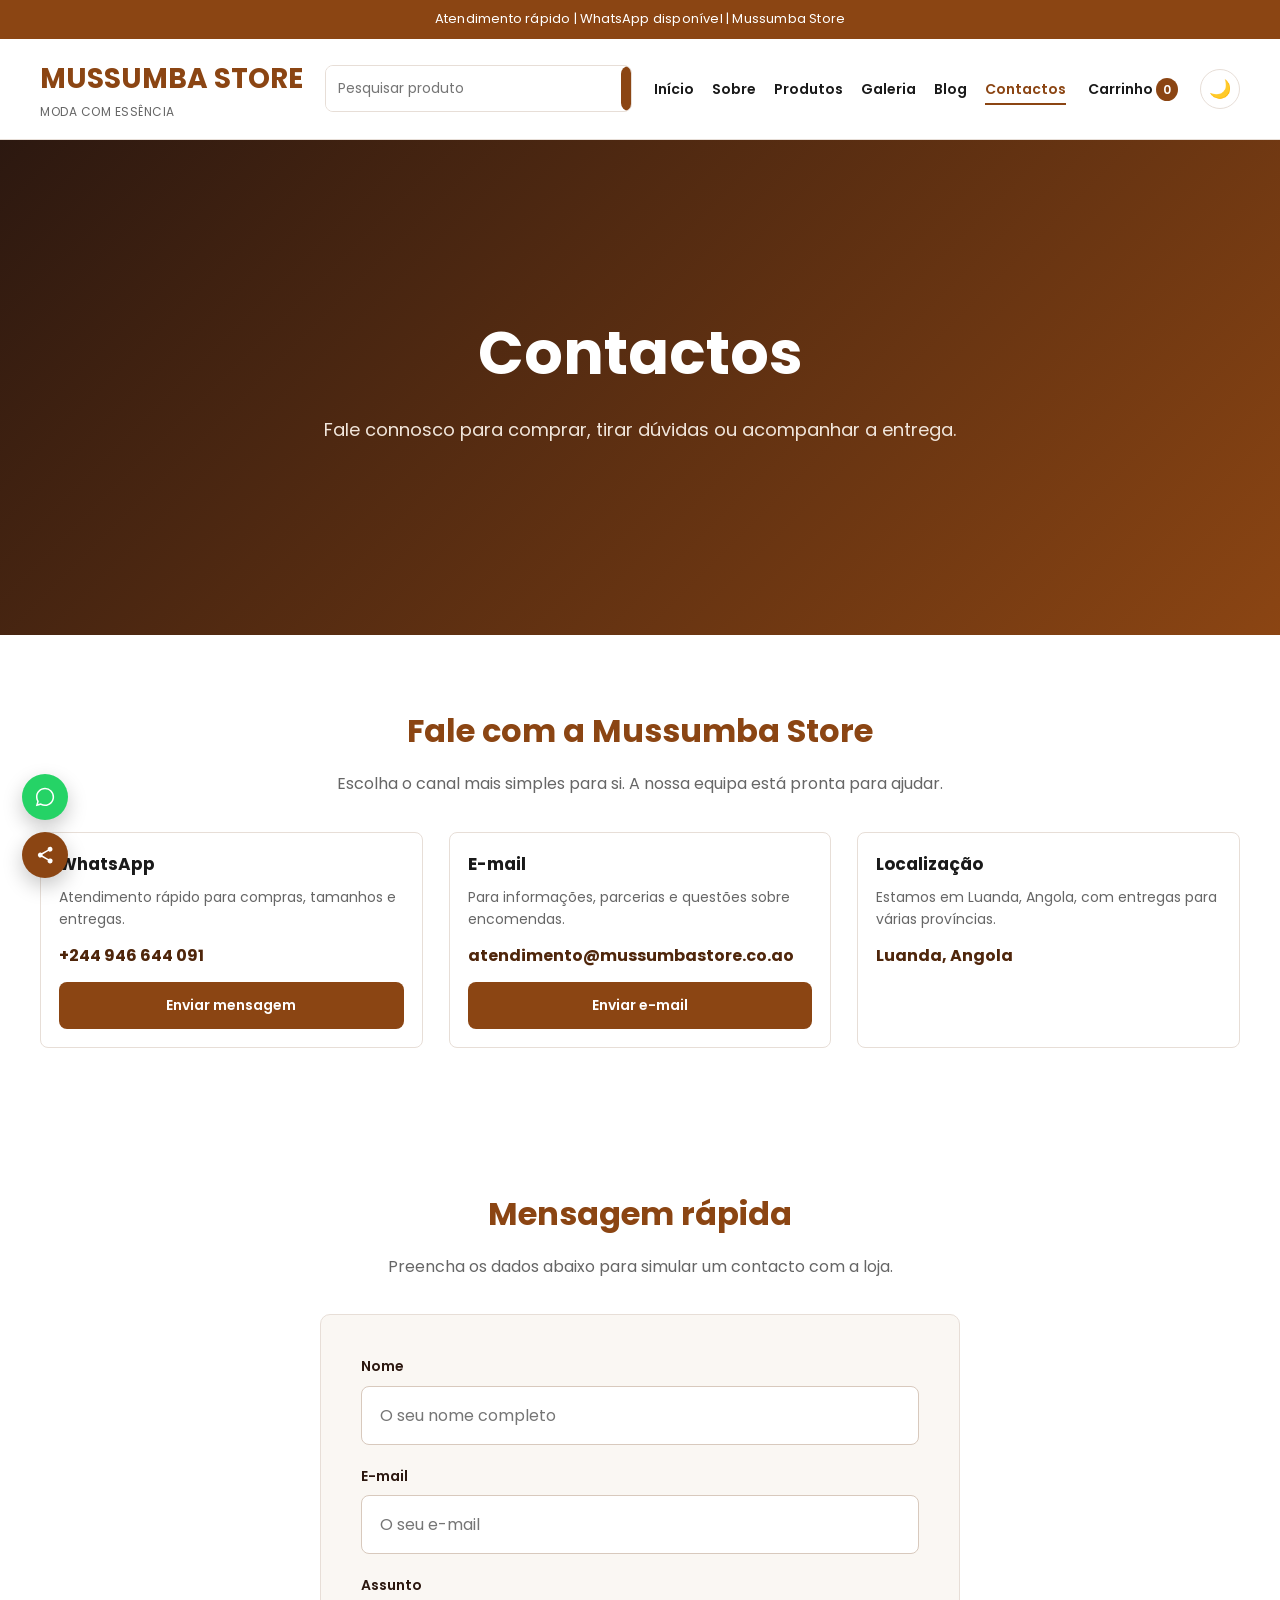
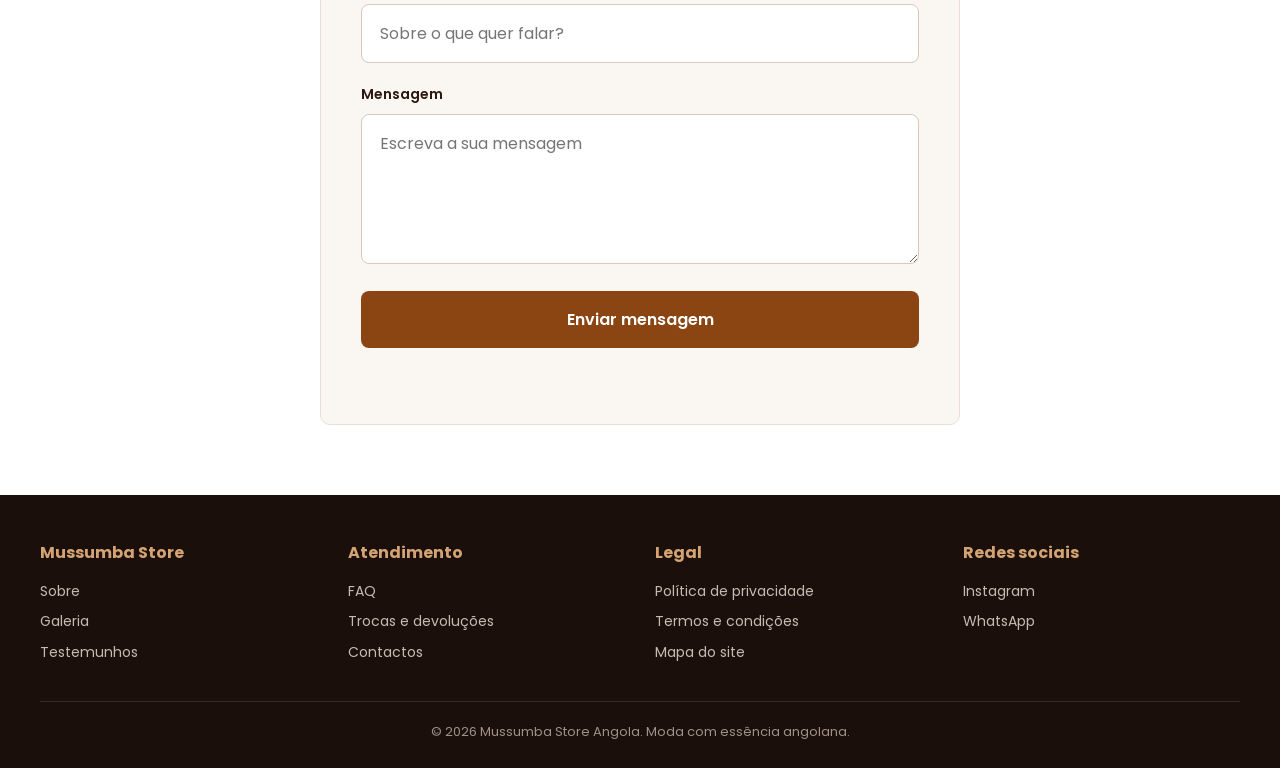
<file: html/contactos.html>
<!DOCTYPE html>
<html lang="pt-PT">
<head>
    <meta charset="UTF-8">
    <meta name="viewport" content="width=device-width, initial-scale=1.0">
    <!-- Google Analytics (substitua GA_MEASUREMENT_ID pelo ID real da loja) -->
    <script async src="https://www.googletagmanager.com/gtag/js?id=GA_MEASUREMENT_ID"></script>
    <script>
      window.dataLayer = window.dataLayer || [];
      function gtag(){dataLayer.push(arguments);}
      gtag('js', new Date());
      gtag('config', 'GA_MEASUREMENT_ID');
    </script>

    <!-- Meta Pixel (substitua META_PIXEL_ID pelo ID real da loja) -->
    <script>
      !function(f,b,e,v,n,t,s)
      {if(f.fbq)return;n=f.fbq=function(){n.callMethod?
      n.callMethod.apply(n,arguments):n.queue.push(arguments)};
      if(!f._fbq)f._fbq=n;n.push=n;n.loaded=!0;n.version='2.0';
      n.queue=[];t=b.createElement(e);t.async=!0;
      t.src=v;s=b.getElementsByTagName(e)[0];
      s.parentNode.insertBefore(t,s)}(window, document,'script',
      'https://connect.facebook.net/en_US/fbevents.js');
      fbq('init', 'META_PIXEL_ID');
      fbq('track', 'PageView');
    </script>
    <title>Contactos - Mussumba Store</title>
    <meta name="description" content="Contacte a Mussumba Store por WhatsApp, e-mail ou redes sociais. Atendimento para compras, entregas e dúvidas.">
    <link rel="preconnect" href="https://fonts.googleapis.com">
    <link href="https://fonts.googleapis.com/css2?family=Poppins:wght@400;600;700&display=swap" rel="stylesheet">
    <link rel="stylesheet" href="../css/contactos.css">
    <link rel="stylesheet" href="../css/interativo.css">
    <link rel="canonical" href="https://www.mussumbastore.co.ao/html/contactos.html">
    <meta property="og:type" content="website">
    <meta property="og:title" content="Contactos - Mussumba Store">
    <meta property="og:description" content="Contacte a Mussumba Store por WhatsApp, e-mail ou redes sociais. Atendimento para compras, entregas e dúvidas.">
    <meta property="og:url" content="https://www.mussumbastore.co.ao/html/contactos.html">
    <meta property="og:locale" content="pt_AO">
    <meta name="twitter:card" content="summary_large_image">
</head>
<body>

    <div class="top-bar">
        Atendimento rápido | WhatsApp disponível | Mussumba Store
    </div>

    <header class="main-header">
        <a href="../index.html" class="logo">
            MUSSUMBA STORE
            <span>moda com essência</span>
        </a>

        <form class="search-bar" id="searchForm" role="search" novalidate>
            <input type="search" id="searchInput" name="q" placeholder="Pesquisar produto" minlength="2">
            <button type="submit">Buscar</button>
        </form>

        <button class="nav-toggle" id="navToggle" aria-label="Abrir menu" aria-expanded="false" aria-controls="navLinks">
            <span></span><span></span><span></span>
        </button>

        <nav>
            <ul class="nav-links" id="navLinks">
                <li><a href="../index.html">Início</a></li>
                <li><a href="sobre.html">Sobre</a></li>
                <li><a href="produtos.html">Produtos</a></li>
                <li><a href="galeria.html">Galeria</a></li>
                <li><a href="blog.html">Blog</a></li>
                <li><a href="contactos.html" class="active">Contactos</a></li>
            </ul>
        </nav>

        <a class="cart-link" href="carrinho.html">
            Carrinho <span class="cart-count" id="cartCount">0</span>
        </a>

        <button class="theme-toggle" id="themeToggle" aria-label="Alternar modo escuro" title="Alternar modo escuro">
            <span class="theme-icon" aria-hidden="true">&#127769;</span>
        </button>
    </header>

    <main>
        <section class="hero">
            <div class="hero-content">
                <h1>Contactos</h1>
                <p>Fale connosco para comprar, tirar dúvidas ou acompanhar a entrega.</p>
            </div>
        </section>

        <section class="section">
            <h2>Fale com a Mussumba Store</h2>
            <p class="section-lead">
                Escolha o canal mais simples para si. A nossa equipa está pronta para ajudar.
            </p>

            <div class="products-grid">
                <article class="product-card">
                    <div>
                        <h3>WhatsApp</h3>
                        <p>Atendimento rápido para compras, tamanhos e entregas.</p>
                        <strong>+244 946 644 091</strong>
                        <a href="https://wa.me/244946644091" target="_blank" class="btn-cart">Enviar mensagem</a>
                    </div>
                </article>

                <article class="product-card">
                    <div>
                        <h3>E-mail</h3>
                        <p>Para informações, parcerias e questões sobre encomendas.</p>
                        <strong>atendimento@mussumbastore.co.ao</strong>
                        <a href="mailto:atendimento@mussumbastore.co.ao" class="btn-cart">Enviar e-mail</a>
                    </div>
                </article>

                <article class="product-card">
                    <div>
                        <h3>Localização</h3>
                        <p>Estamos em Luanda, Angola, com entregas para várias províncias.</p>
                        <strong>Luanda, Angola</strong>
                    </div>
                </article>
            </div>
        </section>

        <section class="section">
            <h2>Mensagem rápida</h2>
            <p class="section-lead">
                Preencha os dados abaixo para simular um contacto com a loja.
            </p>

            <form class="form-box" id="contactForm" novalidate>
                <div class="field">
                    <label for="nome">Nome</label>
                    <input type="text" id="nome" placeholder="O seu nome completo" required minlength="3">
                </div>

                <div class="field">
                    <label for="email">E-mail</label>
                    <input type="email" id="email" placeholder="O seu e-mail" required>
                </div>

                <div class="field">
                    <label for="assunto">Assunto</label>
                    <input type="text" id="assunto" placeholder="Sobre o que quer falar?" required minlength="3">
                </div>

                <div class="field">
                    <label for="mensagem">Mensagem</label>
                    <textarea id="mensagem" placeholder="Escreva a sua mensagem" required minlength="10"></textarea>
                </div>

                <button type="submit">Enviar mensagem</button>
                <p class="form-feedback" id="contactFeedback" role="status"></p>
            </form>
        </section>
    </main>

    <footer>
        <div class="footer-grid">
            <div>
                <h3>Mussumba Store</h3>
                <a href="sobre.html">Sobre</a>
                <a href="galeria.html">Galeria</a>
                <a href="testemunho.html">Testemunhos</a>
            </div>

            <div>
                <h3>Atendimento</h3>
                <a href="faq.html">FAQ</a>
                <a href="termos.html">Trocas e devoluções</a>
                <a href="contactos.html">Contactos</a>
            </div>

            <div>
                <h3>Legal</h3>
                <a href="politicas.html">Política de privacidade</a>
                <a href="termos.html">Termos e condições</a>
                <a href="mapa.html">Mapa do site</a>
            </div>

            <div>
                <h3>Redes sociais</h3>
                <a href="https://instagram.com/mussumbastore" target="_blank">Instagram</a>
                <a href="https://wa.me/244946644091" target="_blank" rel="noopener">WhatsApp</a>
            </div>
        </div>

        <p class="copyright">
            © 2026 Mussumba Store Angola. Moda com essência angolana.
        </p>
    </footer>

    <button id="backToTop" class="back-to-top" aria-label="Voltar ao topo" title="Voltar ao topo">&uarr;</button>

    <div class="social-float" aria-label="Redes sociais e contacto rapido">
        <a href="https://wa.me/244946644091" target="_blank" rel="noopener" class="social-float-btn whatsapp-btn" aria-label="Falar no WhatsApp" title="Falar no WhatsApp">
            <svg viewBox="0 0 24 24" width="22" height="22" fill="currentColor" aria-hidden="true"><path d="M12.04 2C6.58 2 2.13 6.45 2.13 11.91c0 1.75.46 3.45 1.32 4.95L2 22l5.28-1.38a9.9 9.9 0 0 0 4.76 1.21h.01c5.46 0 9.9-4.45 9.9-9.91 0-2.65-1.03-5.14-2.9-7.01A9.86 9.86 0 0 0 12.04 2m0 1.67c2.2 0 4.27.86 5.82 2.42a8.2 8.2 0 0 1 2.42 5.82c0 4.55-3.7 8.24-8.25 8.24a8.2 8.2 0 0 1-4.19-1.15l-.3-.18-3.13.82.84-3.05-.2-.32a8.17 8.17 0 0 1-1.26-4.38c0-4.55 3.7-8.24 8.25-8.24Z"/></svg>
        </a>
        <button class="social-float-btn share-btn" id="shareBtn" aria-label="Partilhar esta pagina" title="Partilhar esta pagina">
            <svg viewBox="0 0 24 24" width="20" height="20" fill="currentColor" aria-hidden="true"><path d="M18 16.08a2.9 2.9 0 0 0-1.94.75l-7.05-4.11a3 3 0 0 0 0-1.44l7.05-4.11a2.92 2.92 0 1 0-.9-2.09c0 .16.02.32.05.47L8.15 9.66a2.92 2.92 0 1 0 0 4.68l7.06 4.09a3 3 0 1 0 2.79-2.35Z"/></svg>
        </button>
    </div>

    <script src="../js/main.js" defer></script>

</body>
</html>
</file>
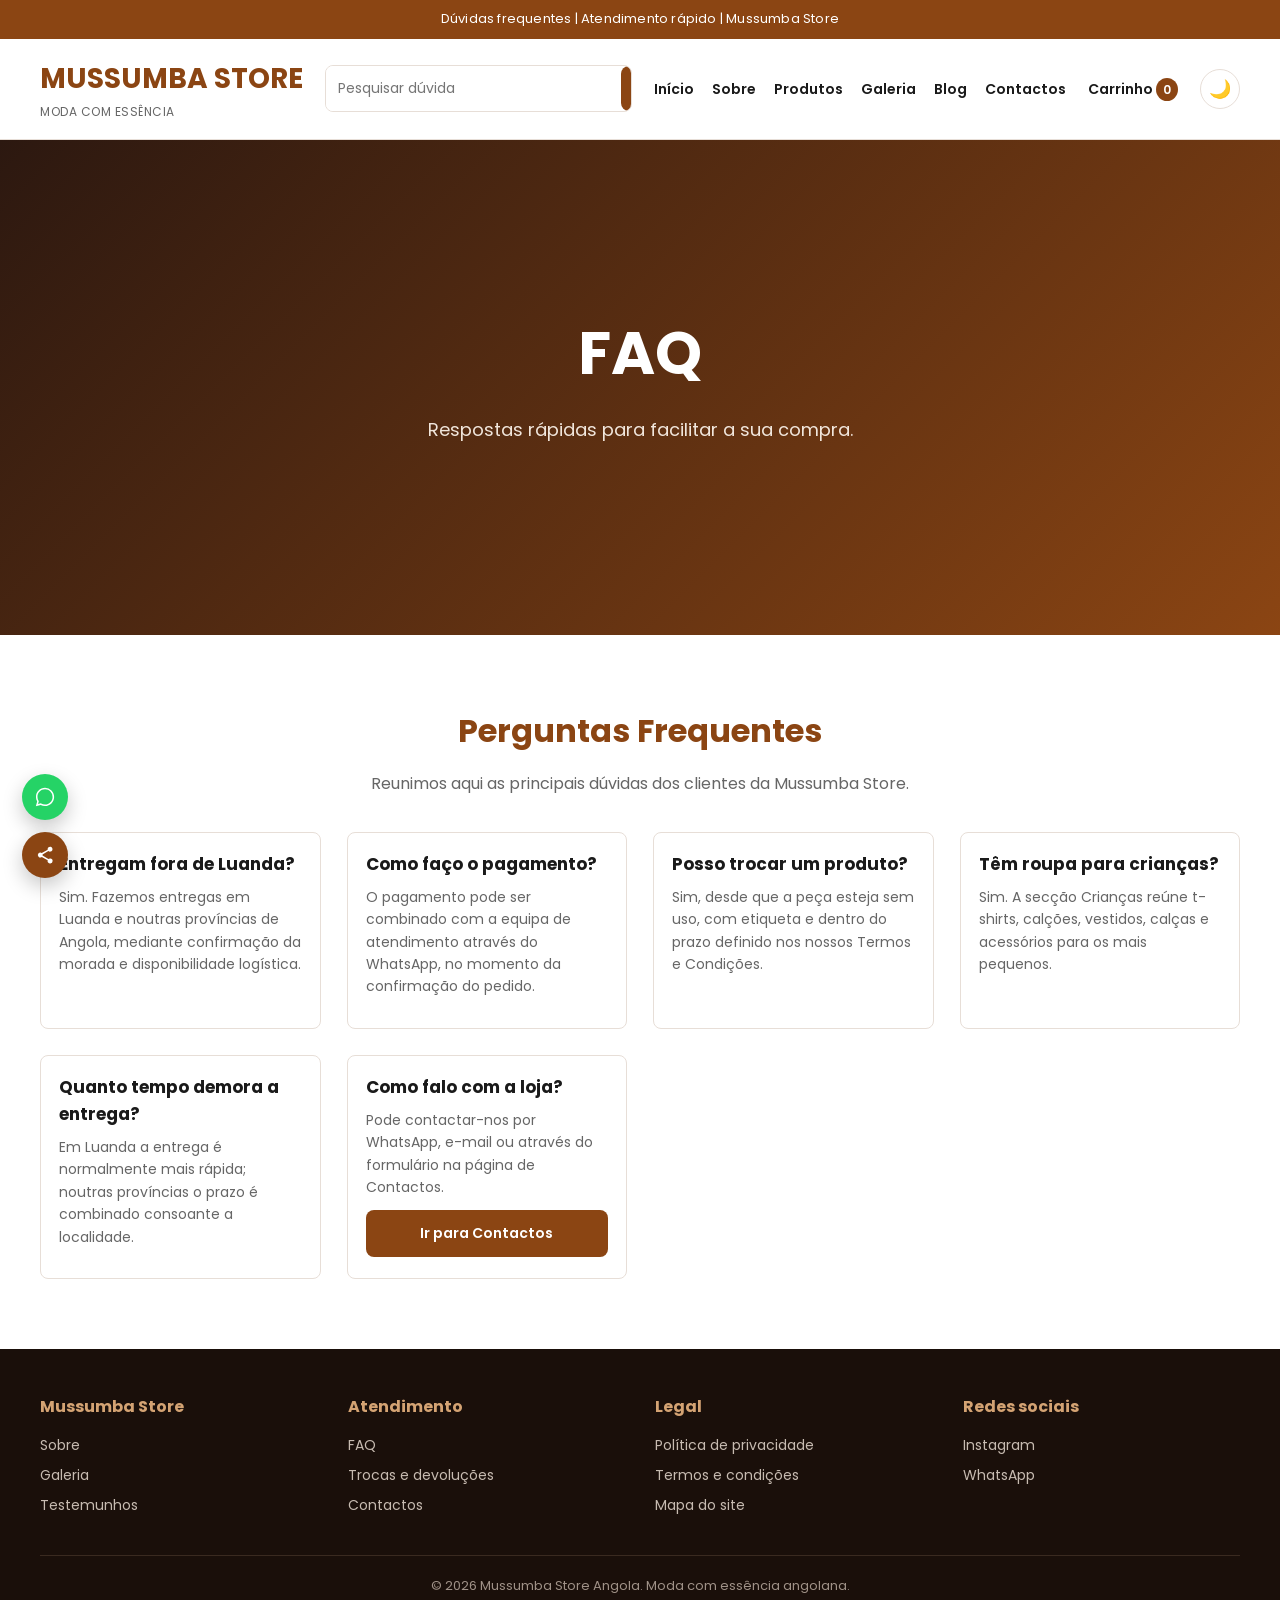
<file: html/faq.html>
<!DOCTYPE html>
<html lang="pt-PT">
<head>
    <meta charset="UTF-8">
    <meta name="viewport" content="width=device-width, initial-scale=1.0">
    <!-- Google Analytics (substitua GA_MEASUREMENT_ID pelo ID real da loja) -->
    <script async src="https://www.googletagmanager.com/gtag/js?id=GA_MEASUREMENT_ID"></script>
    <script>
      window.dataLayer = window.dataLayer || [];
      function gtag(){dataLayer.push(arguments);}
      gtag('js', new Date());
      gtag('config', 'GA_MEASUREMENT_ID');
    </script>

    <!-- Meta Pixel (substitua META_PIXEL_ID pelo ID real da loja) -->
    <script>
      !function(f,b,e,v,n,t,s)
      {if(f.fbq)return;n=f.fbq=function(){n.callMethod?
      n.callMethod.apply(n,arguments):n.queue.push(arguments)};
      if(!f._fbq)f._fbq=n;n.push=n;n.loaded=!0;n.version='2.0';
      n.queue=[];t=b.createElement(e);t.async=!0;
      t.src=v;s=b.getElementsByTagName(e)[0];
      s.parentNode.insertBefore(t,s)}(window, document,'script',
      'https://connect.facebook.net/en_US/fbevents.js');
      fbq('init', 'META_PIXEL_ID');
      fbq('track', 'PageView');
    </script>
    <title>FAQ - Mussumba Store</title>
    <meta name="description" content="Perguntas frequentes sobre compras, pagamentos, entregas, trocas e atendimento da Mussumba Store.">
    <link rel="preconnect" href="https://fonts.googleapis.com">
    <link href="https://fonts.googleapis.com/css2?family=Poppins:wght@400;600;700&display=swap" rel="stylesheet">
    <link rel="stylesheet" href="../css/faq.css">
    <link rel="stylesheet" href="../css/interativo.css">
    <link rel="canonical" href="https://www.mussumbastore.co.ao/html/faq.html">
    <meta property="og:type" content="website">
    <meta property="og:title" content="FAQ - Mussumba Store">
    <meta property="og:description" content="Perguntas frequentes sobre compras, pagamentos, entregas, trocas e atendimento da Mussumba Store.">
    <meta property="og:url" content="https://www.mussumbastore.co.ao/html/faq.html">
    <meta property="og:locale" content="pt_AO">
    <meta name="twitter:card" content="summary_large_image">
</head>
<body>

    <div class="top-bar">
        Dúvidas frequentes | Atendimento rápido | Mussumba Store
    </div>

    <header class="main-header">
        <a href="../index.html" class="logo">
            MUSSUMBA STORE
            <span>moda com essência</span>
        </a>

        <form class="search-bar" id="searchForm" role="search" novalidate>
            <input type="search" id="searchInput" name="q" placeholder="Pesquisar dúvida" minlength="2">
            <button type="submit">Buscar</button>
        </form>

        <button class="nav-toggle" id="navToggle" aria-label="Abrir menu" aria-expanded="false" aria-controls="navLinks">
            <span></span><span></span><span></span>
        </button>

        <nav>
            <ul class="nav-links" id="navLinks">
                <li><a href="../index.html">Início</a></li>
                <li><a href="sobre.html">Sobre</a></li>
                <li><a href="produtos.html">Produtos</a></li>
                <li><a href="galeria.html">Galeria</a></li>
                <li><a href="blog.html">Blog</a></li>
                <li><a href="contactos.html">Contactos</a></li>
            </ul>
        </nav>

        <a class="cart-link" href="carrinho.html">
            Carrinho <span class="cart-count" id="cartCount">0</span>
        </a>

        <button class="theme-toggle" id="themeToggle" aria-label="Alternar modo escuro" title="Alternar modo escuro">
            <span class="theme-icon" aria-hidden="true">&#127769;</span>
        </button>
    </header>

    <main>
        <section class="hero">
            <div class="hero-content">
                <h1>FAQ</h1>
                <p>Respostas rápidas para facilitar a sua compra.</p>
            </div>
        </section>

        <section class="section">
            <h2>Perguntas Frequentes</h2>
            <p class="section-lead">
                Reunimos aqui as principais dúvidas dos clientes da Mussumba Store.
            </p>

            <div class="products-grid">
                <article class="product-card">
                    <div>
                        <h3>Entregam fora de Luanda?</h3>
                        <p>
                            Sim. Fazemos entregas em Luanda e noutras províncias de Angola,
                            mediante confirmação da morada e disponibilidade logística.
                        </p>
                    </div>
                </article>

                <article class="product-card">
                    <div>
                        <h3>Como faço o pagamento?</h3>
                        <p>
                            O pagamento pode ser combinado com a equipa de atendimento
                            através do WhatsApp, no momento da confirmação do pedido.
                        </p>
                    </div>
                </article>

                <article class="product-card">
                    <div>
                        <h3>Posso trocar um produto?</h3>
                        <p>
                            Sim, desde que a peça esteja sem uso, com etiqueta e dentro
                            do prazo definido nos nossos Termos e Condições.
                        </p>
                    </div>
                </article>

                <article class="product-card">
                    <div>
                        <h3>Têm roupa para crianças?</h3>
                        <p>
                            Sim. A secção Crianças reúne t-shirts, calções, vestidos,
                            calças e acessórios para os mais pequenos.
                        </p>
                    </div>
                </article>

                <article class="product-card">
                    <div>
                        <h3>Quanto tempo demora a entrega?</h3>
                        <p>
                            Em Luanda a entrega é normalmente mais rápida; noutras
                            províncias o prazo é combinado consoante a localidade.
                        </p>
                    </div>
                </article>

                <article class="product-card">
                    <div>
                        <h3>Como falo com a loja?</h3>
                        <p>
                            Pode contactar-nos por WhatsApp, e-mail ou através do
                            formulário na página de Contactos.
                        </p>
                        <a href="contactos.html" class="btn-cart">Ir para Contactos</a>
                    </div>
                </article>
            </div>
        </section>
    </main>

    <footer>
        <div class="footer-grid">
            <div>
                <h3>Mussumba Store</h3>
                <a href="sobre.html">Sobre</a>
                <a href="galeria.html">Galeria</a>
                <a href="testemunho.html">Testemunhos</a>
            </div>

            <div>
                <h3>Atendimento</h3>
                <a href="faq.html">FAQ</a>
                <a href="termos.html">Trocas e devoluções</a>
                <a href="contactos.html">Contactos</a>
            </div>

            <div>
                <h3>Legal</h3>
                <a href="politicas.html">Política de privacidade</a>
                <a href="termos.html">Termos e condições</a>
                <a href="mapa.html">Mapa do site</a>
            </div>

            <div>
                <h3>Redes sociais</h3>
                <a href="https://instagram.com/mussumbastore" target="_blank">Instagram</a>
                <a href="https://wa.me/244946644091" target="_blank" rel="noopener">WhatsApp</a>
            </div>
        </div>

        <p class="copyright">
            © 2026 Mussumba Store Angola. Moda com essência angolana.
        </p>
    </footer>

    <button id="backToTop" class="back-to-top" aria-label="Voltar ao topo" title="Voltar ao topo">&uarr;</button>

    <div class="social-float" aria-label="Redes sociais e contacto rapido">
        <a href="https://wa.me/244946644091" target="_blank" rel="noopener" class="social-float-btn whatsapp-btn" aria-label="Falar no WhatsApp" title="Falar no WhatsApp">
            <svg viewBox="0 0 24 24" width="22" height="22" fill="currentColor" aria-hidden="true"><path d="M12.04 2C6.58 2 2.13 6.45 2.13 11.91c0 1.75.46 3.45 1.32 4.95L2 22l5.28-1.38a9.9 9.9 0 0 0 4.76 1.21h.01c5.46 0 9.9-4.45 9.9-9.91 0-2.65-1.03-5.14-2.9-7.01A9.86 9.86 0 0 0 12.04 2m0 1.67c2.2 0 4.27.86 5.82 2.42a8.2 8.2 0 0 1 2.42 5.82c0 4.55-3.7 8.24-8.25 8.24a8.2 8.2 0 0 1-4.19-1.15l-.3-.18-3.13.82.84-3.05-.2-.32a8.17 8.17 0 0 1-1.26-4.38c0-4.55 3.7-8.24 8.25-8.24Z"/></svg>
        </a>
        <button class="social-float-btn share-btn" id="shareBtn" aria-label="Partilhar esta pagina" title="Partilhar esta pagina">
            <svg viewBox="0 0 24 24" width="20" height="20" fill="currentColor" aria-hidden="true"><path d="M18 16.08a2.9 2.9 0 0 0-1.94.75l-7.05-4.11a3 3 0 0 0 0-1.44l7.05-4.11a2.92 2.92 0 1 0-.9-2.09c0 .16.02.32.05.47L8.15 9.66a2.92 2.92 0 1 0 0 4.68l7.06 4.09a3 3 0 1 0 2.79-2.35Z"/></svg>
        </button>
    </div>

    <script src="../js/main.js" defer></script>

</body>
</html>
</file>
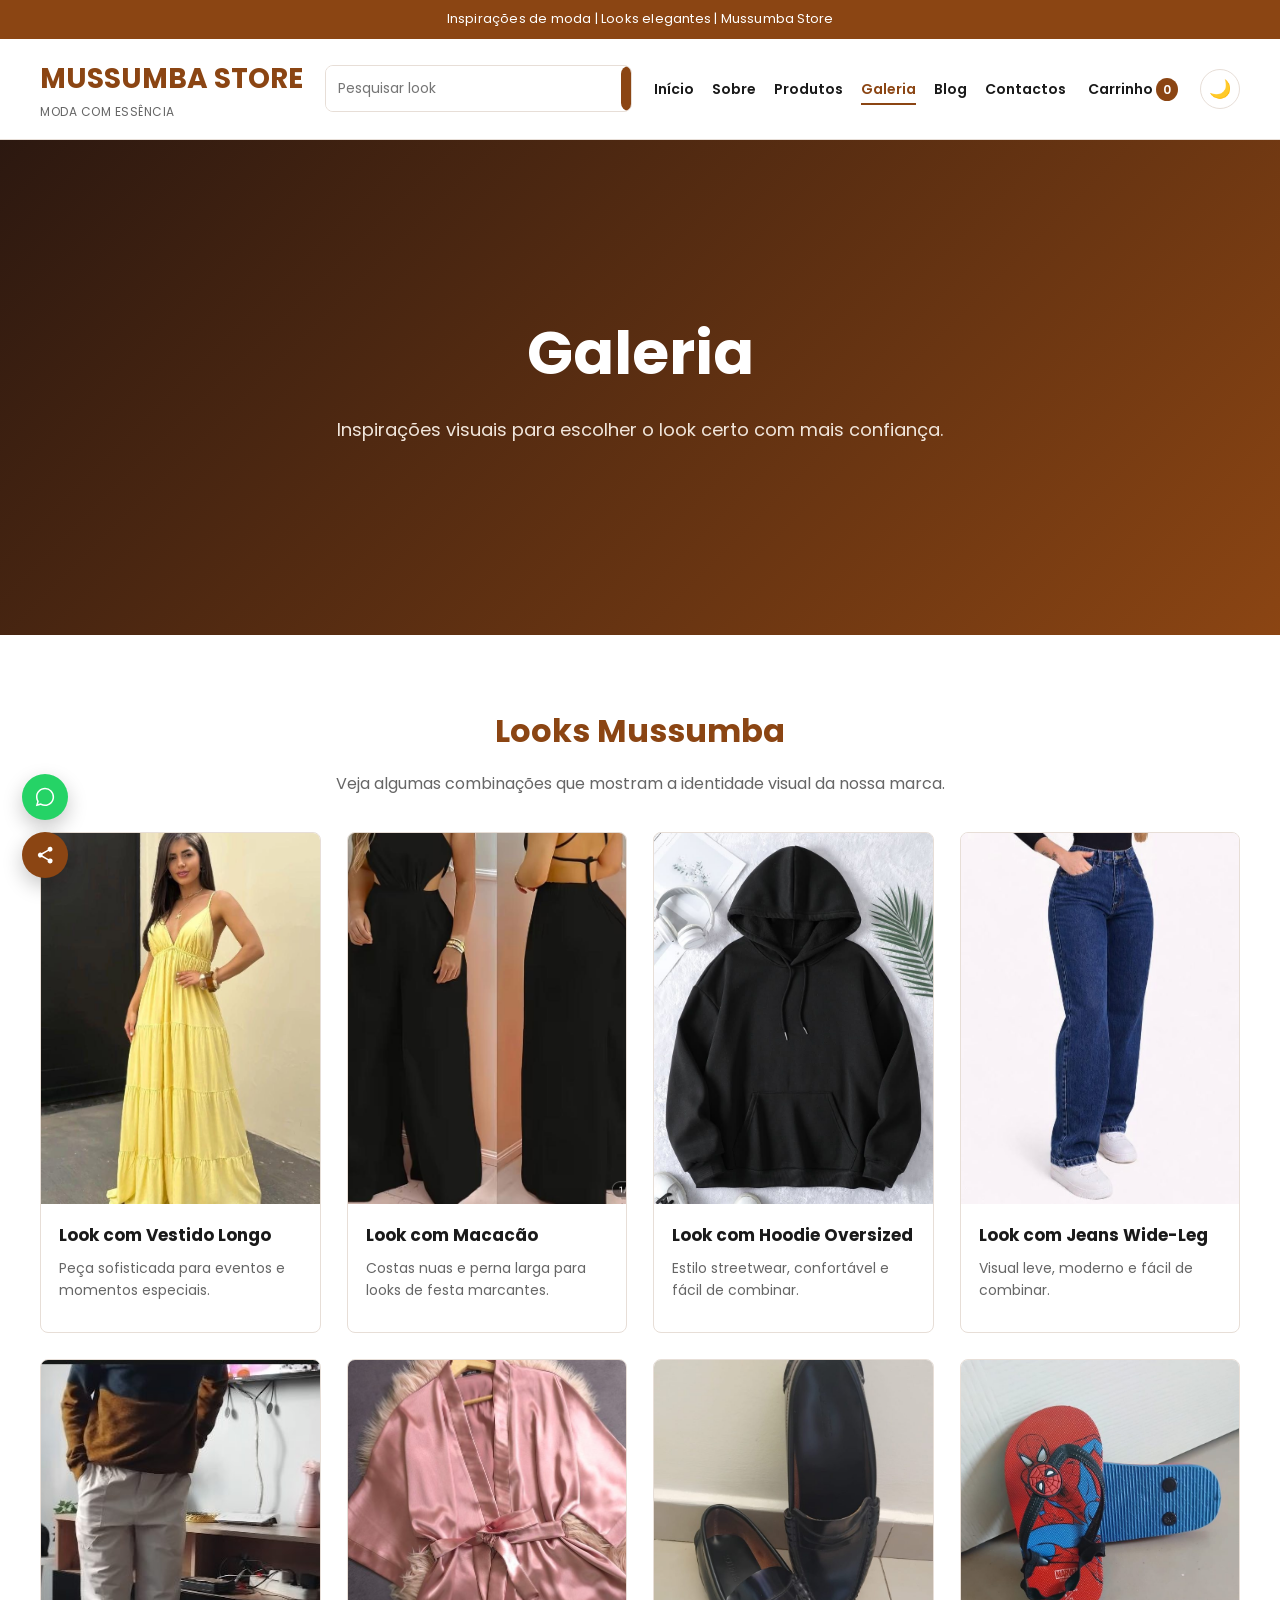
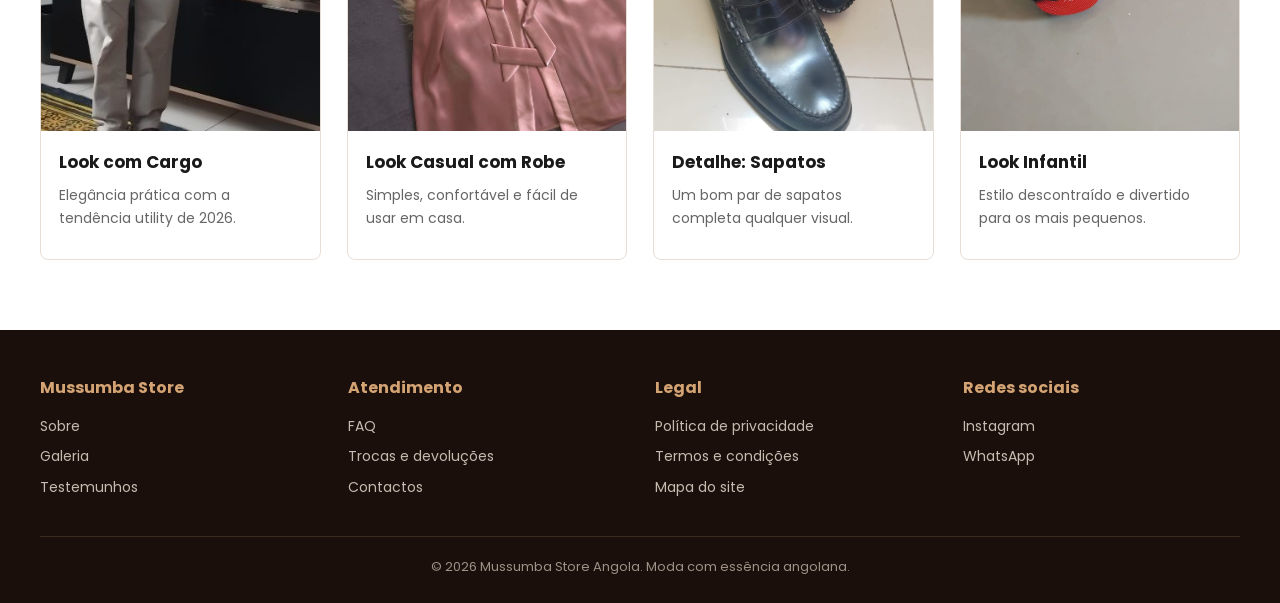
<file: html/galeria.html>
<!DOCTYPE html>
<html lang="pt-PT">
<head>
    <meta charset="UTF-8">
    <meta name="viewport" content="width=device-width, initial-scale=1.0">
    <!-- Google Analytics (substitua GA_MEASUREMENT_ID pelo ID real da loja) -->
    <script async src="https://www.googletagmanager.com/gtag/js?id=GA_MEASUREMENT_ID"></script>
    <script>
      window.dataLayer = window.dataLayer || [];
      function gtag(){dataLayer.push(arguments);}
      gtag('js', new Date());
      gtag('config', 'GA_MEASUREMENT_ID');
    </script>

    <!-- Meta Pixel (substitua META_PIXEL_ID pelo ID real da loja) -->
    <script>
      !function(f,b,e,v,n,t,s)
      {if(f.fbq)return;n=f.fbq=function(){n.callMethod?
      n.callMethod.apply(n,arguments):n.queue.push(arguments)};
      if(!f._fbq)f._fbq=n;n.push=n;n.loaded=!0;n.version='2.0';
      n.queue=[];t=b.createElement(e);t.async=!0;
      t.src=v;s=b.getElementsByTagName(e)[0];
      s.parentNode.insertBefore(t,s)}(window, document,'script',
      'https://connect.facebook.net/en_US/fbevents.js');
      fbq('init', 'META_PIXEL_ID');
      fbq('track', 'PageView');
    </script>
    <title>Galeria - Mussumba Store</title>
    <meta name="description" content="Galeria de looks da Mussumba Store com blazers, casacos, vestidos, camisas e acessórios para homem, mulher e criança.">
    <link rel="preconnect" href="https://fonts.googleapis.com">
    <link href="https://fonts.googleapis.com/css2?family=Poppins:wght@400;600;700&display=swap" rel="stylesheet">
    <link rel="stylesheet" href="../css/galeria.css">
    <link rel="stylesheet" href="../css/interativo.css">
    <link rel="canonical" href="https://www.mussumbastore.co.ao/html/galeria.html">
    <meta property="og:type" content="website">
    <meta property="og:title" content="Galeria - Mussumba Store">
    <meta property="og:description" content="Galeria de looks da Mussumba Store com blazers, casacos, vestidos, camisas e acessórios para homem, mulher e criança.">
    <meta property="og:url" content="https://www.mussumbastore.co.ao/html/galeria.html">
    <meta property="og:locale" content="pt_AO">
    <meta name="twitter:card" content="summary_large_image">
</head>
<body>

    <div class="top-bar">
        Inspirações de moda | Looks elegantes | Mussumba Store
    </div>

    <header class="main-header">
        <a href="../index.html" class="logo">
            MUSSUMBA STORE
            <span>moda com essência</span>
        </a>

        <form class="search-bar" id="searchForm" role="search" novalidate>
            <input type="search" id="searchInput" name="q" placeholder="Pesquisar look" minlength="2">
            <button type="submit">Buscar</button>
        </form>

        <button class="nav-toggle" id="navToggle" aria-label="Abrir menu" aria-expanded="false" aria-controls="navLinks">
            <span></span><span></span><span></span>
        </button>

        <nav>
            <ul class="nav-links" id="navLinks">
                <li><a href="../index.html">Início</a></li>
                <li><a href="sobre.html">Sobre</a></li>
                <li><a href="produtos.html">Produtos</a></li>
                <li><a href="galeria.html" class="active">Galeria</a></li>
                <li><a href="blog.html">Blog</a></li>
                <li><a href="contactos.html">Contactos</a></li>
            </ul>
        </nav>

        <a class="cart-link" href="carrinho.html">
            Carrinho <span class="cart-count" id="cartCount">0</span>
        </a>

        <button class="theme-toggle" id="themeToggle" aria-label="Alternar modo escuro" title="Alternar modo escuro">
            <span class="theme-icon" aria-hidden="true">&#127769;</span>
        </button>
    </header>

    <main>
        <section class="hero">
            <div class="hero-content">
                <h1>Galeria</h1>
                <p>Inspirações visuais para escolher o look certo com mais confiança.</p>
            </div>
        </section>

        <section class="section">
            <h2>Looks Mussumba</h2>
            <p class="section-lead">
                Veja algumas combinações que mostram a identidade visual da nossa marca.
            </p>

            <div class="products-grid">
                <article class="product-card">
                    <img src="../imagens/produtos/novas/mulher-vestido-longo-amarelo.jpg" alt="Look com vestido longo amarelo" loading="lazy">
                    <div>
                        <h3>Look com Vestido Longo</h3>
                        <p>Peça sofisticada para eventos e momentos especiais.</p>
                    </div>
                </article>

                <article class="product-card">
                    <img src="../imagens/produtos/novas/mulher-macacao-preto.jpg" alt="Look com macacão preto" loading="lazy">
                    <div>
                        <h3>Look com Macacão</h3>
                        <p>Costas nuas e perna larga para looks de festa marcantes.</p>
                    </div>
                </article>

                <article class="product-card">
                    <img src="../imagens/produtos/novas/homem-hoodie-oversized.jpg" alt="Look com hoodie oversized" loading="lazy">
                    <div>
                        <h3>Look com Hoodie Oversized</h3>
                        <p>Estilo streetwear, confortável e fácil de combinar.</p>
                    </div>
                </article>

                <article class="product-card">
                    <img src="../imagens/produtos/novas/mulher-calcas-jeans-clara.jpg" alt="Look com jeans wide-leg" loading="lazy">
                    <div>
                        <h3>Look com Jeans Wide-Leg</h3>
                        <p>Visual leve, moderno e fácil de combinar.</p>
                    </div>
                </article>

                <article class="product-card">
                    <img src="../imagens/produtos/novas/homem-calcas-cargo.jpg" alt="Look com calças cargo" loading="lazy">
                    <div>
                        <h3>Look com Cargo</h3>
                        <p>Elegância prática com a tendência utility de 2026.</p>
                    </div>
                </article>

                <article class="product-card">
                    <img src="../imagens/produtos/novas/mulher-robe-cetim.jpg" alt="Look com robe de cetim" loading="lazy">
                    <div>
                        <h3>Look Casual com Robe</h3>
                        <p>Simples, confortável e fácil de usar em casa.</p>
                    </div>
                </article>

                <article class="product-card">
                    <img src="../imagens/produtos/novas/homem-mocassim-pele.jpg" alt="Look com mocassim em pele" loading="lazy">
                    <div>
                        <h3>Detalhe: Sapatos</h3>
                        <p>Um bom par de sapatos completa qualquer visual.</p>
                    </div>
                </article>

                <article class="product-card">
                    <img src="../imagens/produtos/novas/crianca-chinelo-spiderman.jpg" alt="Look infantil com chinelo Spider-Man" loading="lazy">
                    <div>
                        <h3>Look Infantil</h3>
                        <p>Estilo descontraído e divertido para os mais pequenos.</p>
                    </div>
                </article>
            </div>
        </section>
    </main>

    <footer>
        <div class="footer-grid">
            <div>
                <h3>Mussumba Store</h3>
                <a href="sobre.html">Sobre</a>
                <a href="galeria.html">Galeria</a>
                <a href="testemunho.html">Testemunhos</a>
            </div>

            <div>
                <h3>Atendimento</h3>
                <a href="faq.html">FAQ</a>
                <a href="termos.html">Trocas e devoluções</a>
                <a href="contactos.html">Contactos</a>
            </div>

            <div>
                <h3>Legal</h3>
                <a href="politicas.html">Política de privacidade</a>
                <a href="termos.html">Termos e condições</a>
                <a href="mapa.html">Mapa do site</a>
            </div>

            <div>
                <h3>Redes sociais</h3>
                <a href="https://instagram.com/mussumbastore" target="_blank">Instagram</a>
                <a href="https://wa.me/244946644091" target="_blank" rel="noopener">WhatsApp</a>
            </div>
        </div>

        <p class="copyright">
            © 2026 Mussumba Store Angola. Moda com essência angolana.
        </p>
    </footer>

    <button id="backToTop" class="back-to-top" aria-label="Voltar ao topo" title="Voltar ao topo">&uarr;</button>

    <div class="social-float" aria-label="Redes sociais e contacto rapido">
        <a href="https://wa.me/244946644091" target="_blank" rel="noopener" class="social-float-btn whatsapp-btn" aria-label="Falar no WhatsApp" title="Falar no WhatsApp">
            <svg viewBox="0 0 24 24" width="22" height="22" fill="currentColor" aria-hidden="true"><path d="M12.04 2C6.58 2 2.13 6.45 2.13 11.91c0 1.75.46 3.45 1.32 4.95L2 22l5.28-1.38a9.9 9.9 0 0 0 4.76 1.21h.01c5.46 0 9.9-4.45 9.9-9.91 0-2.65-1.03-5.14-2.9-7.01A9.86 9.86 0 0 0 12.04 2m0 1.67c2.2 0 4.27.86 5.82 2.42a8.2 8.2 0 0 1 2.42 5.82c0 4.55-3.7 8.24-8.25 8.24a8.2 8.2 0 0 1-4.19-1.15l-.3-.18-3.13.82.84-3.05-.2-.32a8.17 8.17 0 0 1-1.26-4.38c0-4.55 3.7-8.24 8.25-8.24Z"/></svg>
        </a>
        <button class="social-float-btn share-btn" id="shareBtn" aria-label="Partilhar esta pagina" title="Partilhar esta pagina">
            <svg viewBox="0 0 24 24" width="20" height="20" fill="currentColor" aria-hidden="true"><path d="M18 16.08a2.9 2.9 0 0 0-1.94.75l-7.05-4.11a3 3 0 0 0 0-1.44l7.05-4.11a2.92 2.92 0 1 0-.9-2.09c0 .16.02.32.05.47L8.15 9.66a2.92 2.92 0 1 0 0 4.68l7.06 4.09a3 3 0 1 0 2.79-2.35Z"/></svg>
        </button>
    </div>

    <script src="../js/main.js" defer></script>

</body>
</html>
</file>
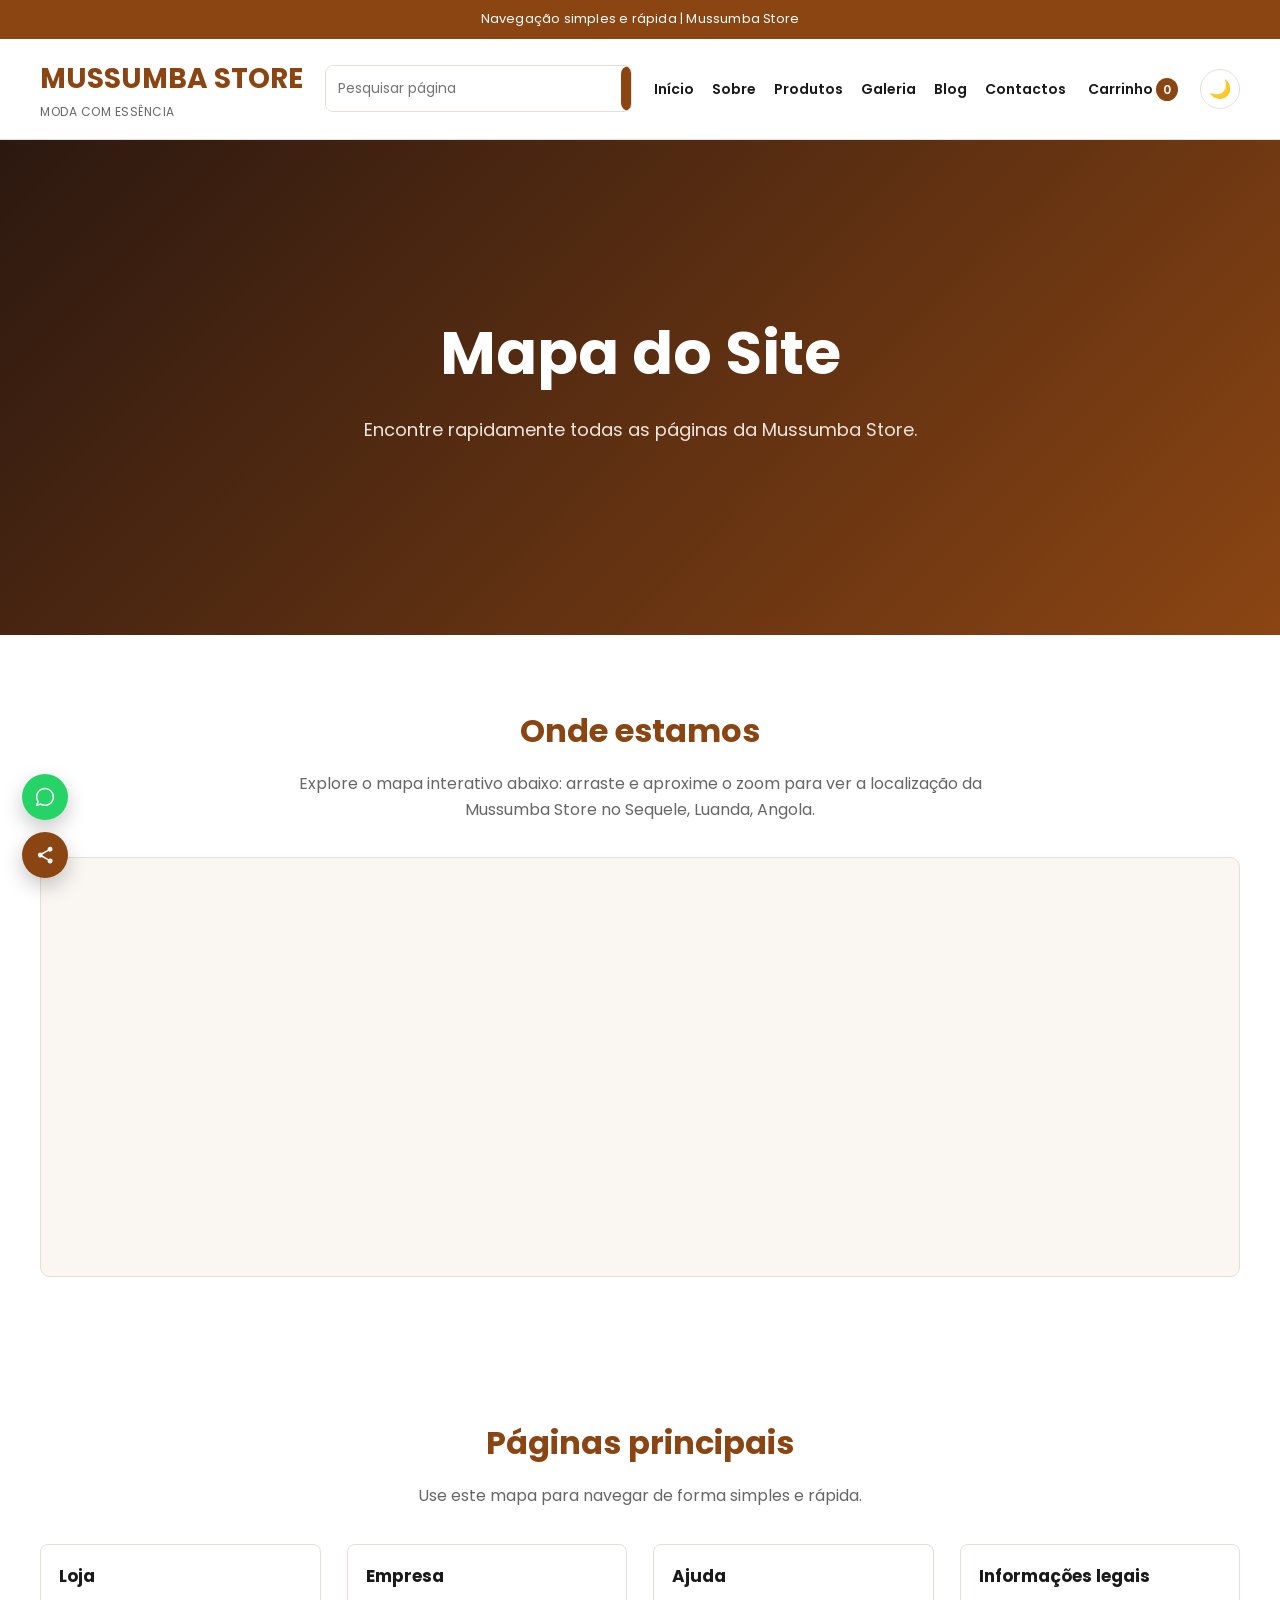
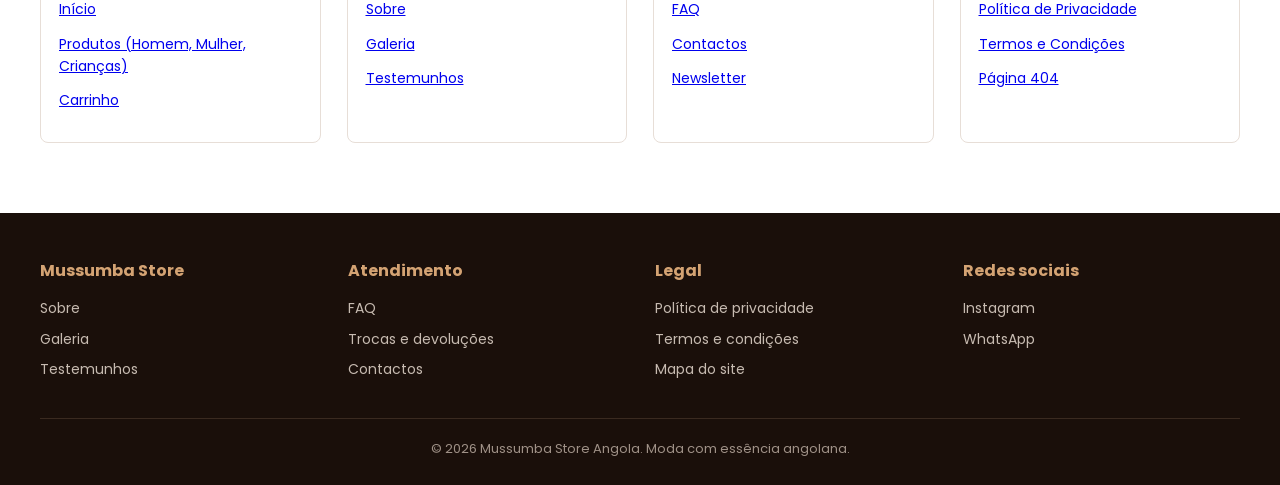
<file: html/mapa.html>
<!DOCTYPE html>
<html lang="pt-PT">
<head>
    <meta charset="UTF-8">
    <meta name="viewport" content="width=device-width, initial-scale=1.0">
    <!-- Google Analytics (substitua GA_MEASUREMENT_ID pelo ID real da loja) -->
    <script async src="https://www.googletagmanager.com/gtag/js?id=GA_MEASUREMENT_ID"></script>
    <script>
      window.dataLayer = window.dataLayer || [];
      function gtag(){dataLayer.push(arguments);}
      gtag('js', new Date());
      gtag('config', 'GA_MEASUREMENT_ID');
    </script>

    <!-- Meta Pixel (substitua META_PIXEL_ID pelo ID real da loja) -->
    <script>
      !function(f,b,e,v,n,t,s)
      {if(f.fbq)return;n=f.fbq=function(){n.callMethod?
      n.callMethod.apply(n,arguments):n.queue.push(arguments)};
      if(!f._fbq)f._fbq=n;n.push=n;n.loaded=!0;n.version='2.0';
      n.queue=[];t=b.createElement(e);t.async=!0;
      t.src=v;s=b.getElementsByTagName(e)[0];
      s.parentNode.insertBefore(t,s)}(window, document,'script',
      'https://connect.facebook.net/en_US/fbevents.js');
      fbq('init', 'META_PIXEL_ID');
      fbq('track', 'PageView');
    </script>
    <title>Mapa do Site - Mussumba Store</title>
    <meta name="description" content="Mapa do site da Mussumba Store com acesso rápido às páginas principais.">
    <link rel="preconnect" href="https://fonts.googleapis.com">
    <link href="https://fonts.googleapis.com/css2?family=Poppins:wght@400;600;700&display=swap" rel="stylesheet">
    <link rel="stylesheet" href="../css/mapa.css">
    <link rel="stylesheet" href="../css/interativo.css">
    <link rel="canonical" href="https://www.mussumbastore.co.ao/html/mapa.html">
    <meta property="og:type" content="website">
    <meta property="og:title" content="Mapa do Site - Mussumba Store">
    <meta property="og:description" content="Mapa do site da Mussumba Store com acesso rápido às páginas principais.">
    <meta property="og:url" content="https://www.mussumbastore.co.ao/html/mapa.html">
    <meta property="og:locale" content="pt_AO">
    <meta name="twitter:card" content="summary_large_image">
</head>
<body>

    <div class="top-bar">
        Navegação simples e rápida | Mussumba Store
    </div>

    <header class="main-header">
        <a href="../index.html" class="logo">
            MUSSUMBA STORE
            <span>moda com essência</span>
        </a>

        <form class="search-bar" id="searchForm" role="search" novalidate>
            <input type="search" id="searchInput" name="q" placeholder="Pesquisar página" minlength="2">
            <button type="submit">Buscar</button>
        </form>

        <button class="nav-toggle" id="navToggle" aria-label="Abrir menu" aria-expanded="false" aria-controls="navLinks">
            <span></span><span></span><span></span>
        </button>

        <nav>
            <ul class="nav-links" id="navLinks">
                <li><a href="../index.html">Início</a></li>
                <li><a href="sobre.html">Sobre</a></li>
                <li><a href="produtos.html">Produtos</a></li>
                <li><a href="galeria.html">Galeria</a></li>
                <li><a href="blog.html">Blog</a></li>
                <li><a href="contactos.html">Contactos</a></li>
            </ul>
        </nav>

        <a class="cart-link" href="carrinho.html">
            Carrinho <span class="cart-count" id="cartCount">0</span>
        </a>

        <button class="theme-toggle" id="themeToggle" aria-label="Alternar modo escuro" title="Alternar modo escuro">
            <span class="theme-icon" aria-hidden="true">&#127769;</span>
        </button>
    </header>

    <main>
        <section class="hero">
            <div class="hero-content">
                <h1>Mapa do Site</h1>
                <p>Encontre rapidamente todas as páginas da Mussumba Store.</p>
            </div>
        </section>

        <section class="section">
            <h2>Onde estamos</h2>
            <p class="section-lead">
                Explore o mapa interativo abaixo: arraste e aproxime o zoom para ver a localização
                da Mussumba Store no Sequele, Luanda, Angola.
            </p>

            <div id="map" class="map-container" role="application" aria-label="Mapa interativo com a localização da Mussumba Store no Sequele, Luanda">
                <iframe
                    src="https://www.google.com/maps?q=-8.8277,13.4621&z=15&output=embed"
                    width="100%"
                    height="100%"
                    style="border:0; min-height:420px;"
                    allowfullscreen=""
                    loading="lazy"
                    referrerpolicy="no-referrer-when-downgrade"
                    title="Localização da Mussumba Store no Sequele, Luanda">
                </iframe>
            </div>
        </section>

        <section class="section">
            <h2>Páginas principais</h2>
            <p class="section-lead">
                Use este mapa para navegar de forma simples e rápida.
            </p>

            <div class="products-grid">
                <article class="product-card">
                    <div>
                        <h3>Loja</h3>
                        <p><a href="../index.html">Início</a></p>
                        <p><a href="produtos.html">Produtos (Homem, Mulher, Crianças)</a></p>
                        <p><a href="carrinho.html">Carrinho</a></p>
                    </div>
                </article>

                <article class="product-card">
                    <div>
                        <h3>Empresa</h3>
                        <p><a href="sobre.html">Sobre</a></p>
                        <p><a href="galeria.html">Galeria</a></p>
                        <p><a href="testemunho.html">Testemunhos</a></p>
                    </div>
                </article>

                <article class="product-card">
                    <div>
                        <h3>Ajuda</h3>
                        <p><a href="faq.html">FAQ</a></p>
                        <p><a href="contactos.html">Contactos</a></p>
                        <p><a href="newsletter.html">Newsletter</a></p>
                    </div>
                </article>

                <article class="product-card">
                    <div>
                        <h3>Informações legais</h3>
                        <p><a href="politicas.html">Política de Privacidade</a></p>
                        <p><a href="termos.html">Termos e Condições</a></p>
                        <p><a href="404.html">Página 404</a></p>
                    </div>
                </article>
            </div>
        </section>
    </main>

    <footer>
        <div class="footer-grid">
            <div>
                <h3>Mussumba Store</h3>
                <a href="sobre.html">Sobre</a>
                <a href="galeria.html">Galeria</a>
                <a href="testemunho.html">Testemunhos</a>
            </div>

            <div>
                <h3>Atendimento</h3>
                <a href="faq.html">FAQ</a>
                <a href="termos.html">Trocas e devoluções</a>
                <a href="contactos.html">Contactos</a>
            </div>

            <div>
                <h3>Legal</h3>
                <a href="politicas.html">Política de privacidade</a>
                <a href="termos.html">Termos e condições</a>
                <a href="mapa.html">Mapa do site</a>
            </div>

            <div>
                <h3>Redes sociais</h3>
                <a href="https://instagram.com/mussumbastore" target="_blank">Instagram</a>
                <a href="https://wa.me/244946644091" target="_blank" rel="noopener">WhatsApp</a>
            </div>
        </div>

        <p class="copyright">
            © 2026 Mussumba Store Angola. Moda com essência angolana.
        </p>
    </footer>

    <button id="backToTop" class="back-to-top" aria-label="Voltar ao topo" title="Voltar ao topo">&uarr;</button>

    <div class="social-float" aria-label="Redes sociais e contacto rapido">
        <a href="https://wa.me/244946644091" target="_blank" rel="noopener" class="social-float-btn whatsapp-btn" aria-label="Falar no WhatsApp" title="Falar no WhatsApp">
            <svg viewBox="0 0 24 24" width="22" height="22" fill="currentColor" aria-hidden="true"><path d="M12.04 2C6.58 2 2.13 6.45 2.13 11.91c0 1.75.46 3.45 1.32 4.95L2 22l5.28-1.38a9.9 9.9 0 0 0 4.76 1.21h.01c5.46 0 9.9-4.45 9.9-9.91 0-2.65-1.03-5.14-2.9-7.01A9.86 9.86 0 0 0 12.04 2m0 1.67c2.2 0 4.27.86 5.82 2.42a8.2 8.2 0 0 1 2.42 5.82c0 4.55-3.7 8.24-8.25 8.24a8.2 8.2 0 0 1-4.19-1.15l-.3-.18-3.13.82.84-3.05-.2-.32a8.17 8.17 0 0 1-1.26-4.38c0-4.55 3.7-8.24 8.25-8.24Z"/></svg>
        </a>
        <button class="social-float-btn share-btn" id="shareBtn" aria-label="Partilhar esta pagina" title="Partilhar esta pagina">
            <svg viewBox="0 0 24 24" width="20" height="20" fill="currentColor" aria-hidden="true"><path d="M18 16.08a2.9 2.9 0 0 0-1.94.75l-7.05-4.11a3 3 0 0 0 0-1.44l7.05-4.11a2.92 2.92 0 1 0-.9-2.09c0 .16.02.32.05.47L8.15 9.66a2.92 2.92 0 1 0 0 4.68l7.06 4.09a3 3 0 1 0 2.79-2.35Z"/></svg>
        </button>
    </div>

    <script src="../js/main.js" defer></script>

    <!--
        Mapa Interativo
        ---------------------------------------------
        Este mapa usa a incorporação (embed) pública do Google Maps, que não
        precisa de nenhuma chave de API — por isso funciona imediatamente.
        Se no futuro quiserem o mapa "avançado" (JS API, com marcador
        personalizado e InfoWindow controlados por código — ver a função
        initMussumbaMap() em js/main.js), basta:
        1. Criar uma chave em https://console.cloud.google.com/google/maps-apis
        2. Ativar a "Maps JavaScript API" e configurar faturação no projeto.
        3. Substituir o <iframe> acima por:
           <script src="https://maps.googleapis.com/maps/api/js?key=VOSSA_CHAVE&callback=initMussumbaMap&loading=async" async defer></script>
    -->

</body>
</html>
</file>
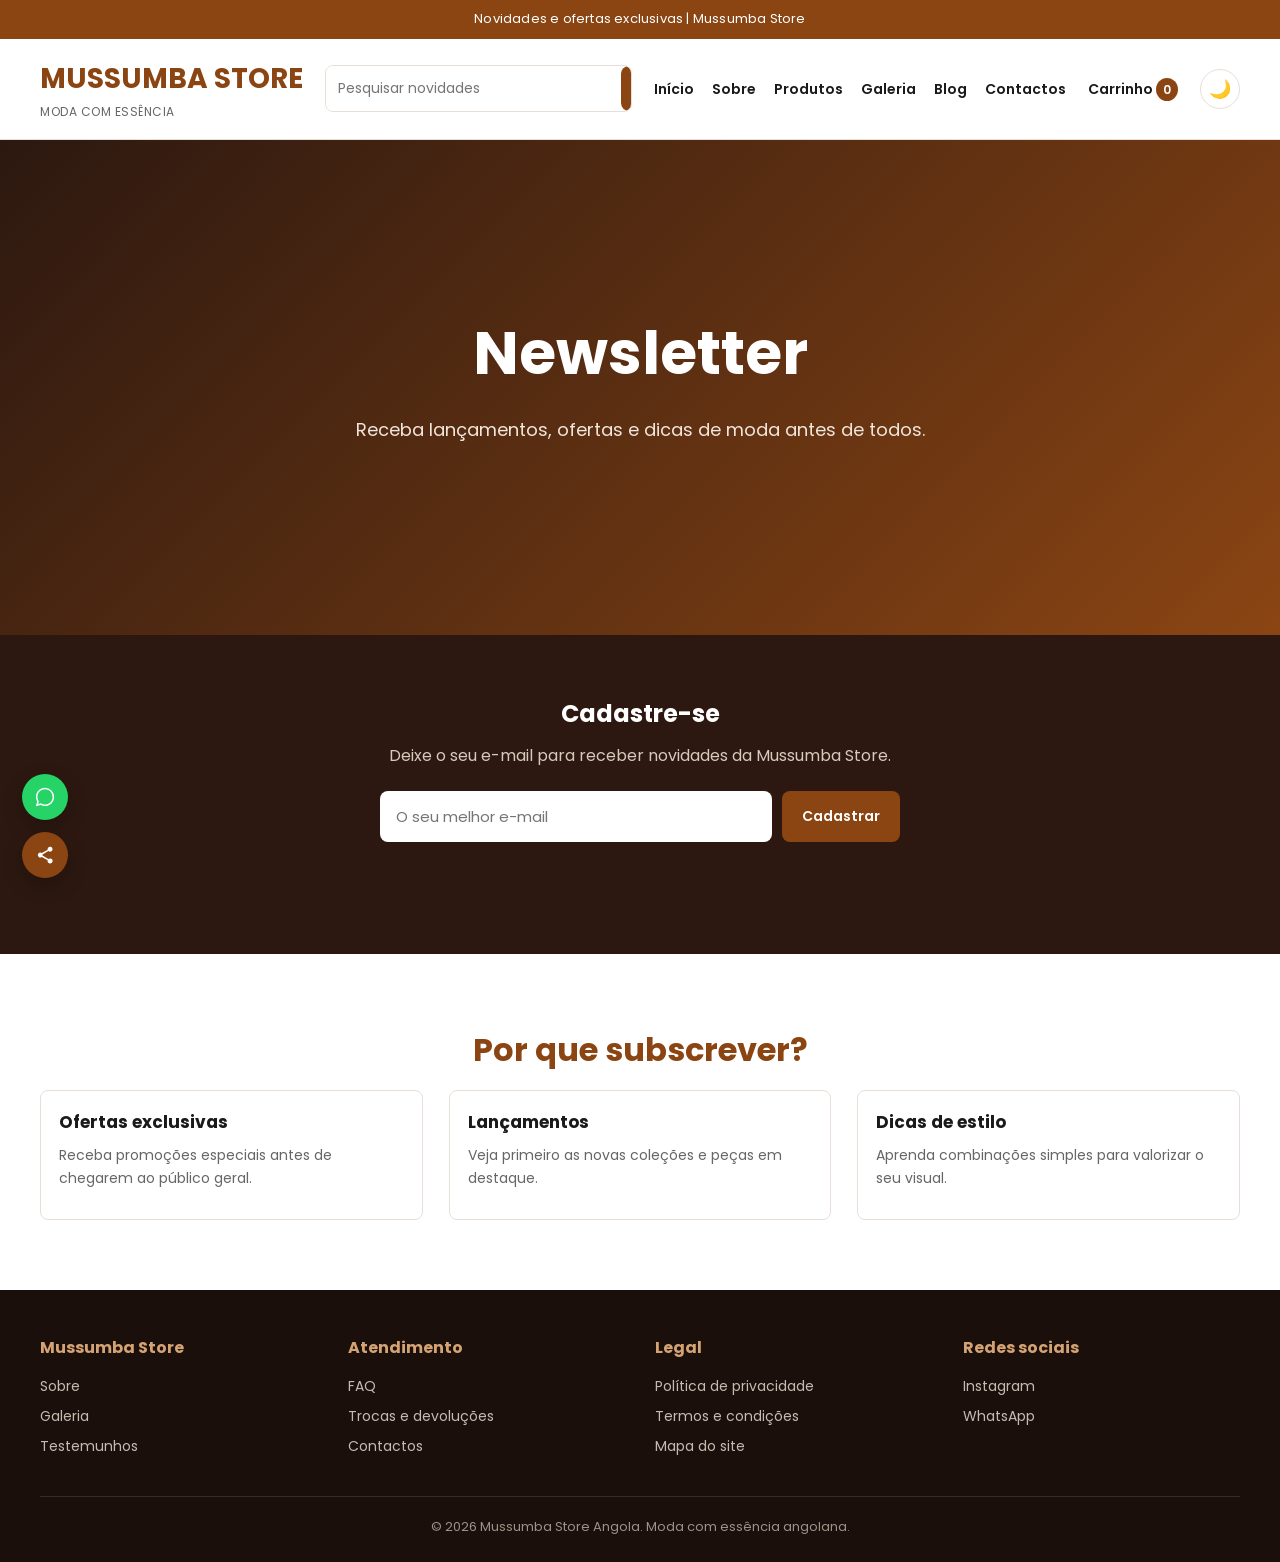
<file: html/newsletter.html>
<!DOCTYPE html>
<html lang="pt-PT">
<head>
    <meta charset="UTF-8">
    <meta name="viewport" content="width=device-width, initial-scale=1.0">
    <!-- Google Analytics (substitua GA_MEASUREMENT_ID pelo ID real da loja) -->
    <script async src="https://www.googletagmanager.com/gtag/js?id=GA_MEASUREMENT_ID"></script>
    <script>
      window.dataLayer = window.dataLayer || [];
      function gtag(){dataLayer.push(arguments);}
      gtag('js', new Date());
      gtag('config', 'GA_MEASUREMENT_ID');
    </script>

    <!-- Meta Pixel (substitua META_PIXEL_ID pelo ID real da loja) -->
    <script>
      !function(f,b,e,v,n,t,s)
      {if(f.fbq)return;n=f.fbq=function(){n.callMethod?
      n.callMethod.apply(n,arguments):n.queue.push(arguments)};
      if(!f._fbq)f._fbq=n;n.push=n;n.loaded=!0;n.version='2.0';
      n.queue=[];t=b.createElement(e);t.async=!0;
      t.src=v;s=b.getElementsByTagName(e)[0];
      s.parentNode.insertBefore(t,s)}(window, document,'script',
      'https://connect.facebook.net/en_US/fbevents.js');
      fbq('init', 'META_PIXEL_ID');
      fbq('track', 'PageView');
    </script>
    <title>Newsletter - Mussumba Store</title>
    <meta name="description" content="Subscreva a newsletter da Mussumba Store para receber novidades, lançamentos e ofertas exclusivas.">
    <link rel="preconnect" href="https://fonts.googleapis.com">
    <link href="https://fonts.googleapis.com/css2?family=Poppins:wght@400;600;700&display=swap" rel="stylesheet">
    <link rel="stylesheet" href="../css/newsletter.css">
    <link rel="stylesheet" href="../css/interativo.css">
    <link rel="canonical" href="https://www.mussumbastore.co.ao/html/newsletter.html">
    <meta property="og:type" content="website">
    <meta property="og:title" content="Newsletter - Mussumba Store">
    <meta property="og:description" content="Subscreva a newsletter da Mussumba Store para receber novidades, lançamentos e ofertas exclusivas.">
    <meta property="og:url" content="https://www.mussumbastore.co.ao/html/newsletter.html">
    <meta property="og:locale" content="pt_AO">
    <meta name="twitter:card" content="summary_large_image">
</head>
<body>

    <div class="top-bar">
        Novidades e ofertas exclusivas | Mussumba Store
    </div>

    <header class="main-header">
        <a href="../index.html" class="logo">
            MUSSUMBA STORE
            <span>moda com essência</span>
        </a>

        <form class="search-bar" id="searchForm" role="search" novalidate>
            <input type="search" id="searchInput" name="q" placeholder="Pesquisar novidades" minlength="2">
            <button type="submit">Buscar</button>
        </form>

        <button class="nav-toggle" id="navToggle" aria-label="Abrir menu" aria-expanded="false" aria-controls="navLinks">
            <span></span><span></span><span></span>
        </button>

        <nav>
            <ul class="nav-links" id="navLinks">
                <li><a href="../index.html">Início</a></li>
                <li><a href="sobre.html">Sobre</a></li>
                <li><a href="produtos.html">Produtos</a></li>
                <li><a href="galeria.html">Galeria</a></li>
                <li><a href="blog.html">Blog</a></li>
                <li><a href="contactos.html">Contactos</a></li>
            </ul>
        </nav>

        <a class="cart-link" href="carrinho.html">
            Carrinho <span class="cart-count" id="cartCount">0</span>
        </a>

        <button class="theme-toggle" id="themeToggle" aria-label="Alternar modo escuro" title="Alternar modo escuro">
            <span class="theme-icon" aria-hidden="true">&#127769;</span>
        </button>
    </header>

    <main>
        <section class="hero">
            <div class="hero-content">
                <h1>Newsletter</h1>
                <p>Receba lançamentos, ofertas e dicas de moda antes de todos.</p>
            </div>
        </section>

        <section class="newsletter">
            <h2>Cadastre-se</h2>
            <p>
                Deixe o seu e-mail para receber novidades da Mussumba Store.
            </p>

            <form id="newsletterFormPage" novalidate>
                <input type="email" id="newsletterEmailPage" placeholder="O seu melhor e-mail" required>
                <button type="submit">Cadastrar</button>
            </form>
            <p class="form-feedback" id="newsletterFeedbackPage" role="status"></p>
        </section>

        <section class="section">
            <h2>Por que subscrever?</h2>

            <div class="products-grid">
                <article class="product-card">
                    <div>
                        <h3>Ofertas exclusivas</h3>
                        <p>Receba promoções especiais antes de chegarem ao público geral.</p>
                    </div>
                </article>

                <article class="product-card">
                    <div>
                        <h3>Lançamentos</h3>
                        <p>Veja primeiro as novas coleções e peças em destaque.</p>
                    </div>
                </article>

                <article class="product-card">
                    <div>
                        <h3>Dicas de estilo</h3>
                        <p>Aprenda combinações simples para valorizar o seu visual.</p>
                    </div>
                </article>
            </div>
        </section>
    </main>

    <footer>
        <div class="footer-grid">
            <div>
                <h3>Mussumba Store</h3>
                <a href="sobre.html">Sobre</a>
                <a href="galeria.html">Galeria</a>
                <a href="testemunho.html">Testemunhos</a>
            </div>

            <div>
                <h3>Atendimento</h3>
                <a href="faq.html">FAQ</a>
                <a href="termos.html">Trocas e devoluções</a>
                <a href="contactos.html">Contactos</a>
            </div>

            <div>
                <h3>Legal</h3>
                <a href="politicas.html">Política de privacidade</a>
                <a href="termos.html">Termos e condições</a>
                <a href="mapa.html">Mapa do site</a>
            </div>

            <div>
                <h3>Redes sociais</h3>
                <a href="https://instagram.com/mussumbastore" target="_blank">Instagram</a>
                <a href="https://wa.me/244946644091" target="_blank" rel="noopener">WhatsApp</a>
            </div>
        </div>

        <p class="copyright">
            © 2026 Mussumba Store Angola. Moda com essência angolana.
        </p>
    </footer>

    <button id="backToTop" class="back-to-top" aria-label="Voltar ao topo" title="Voltar ao topo">&uarr;</button>

    <div class="social-float" aria-label="Redes sociais e contacto rapido">
        <a href="https://wa.me/244946644091" target="_blank" rel="noopener" class="social-float-btn whatsapp-btn" aria-label="Falar no WhatsApp" title="Falar no WhatsApp">
            <svg viewBox="0 0 24 24" width="22" height="22" fill="currentColor" aria-hidden="true"><path d="M12.04 2C6.58 2 2.13 6.45 2.13 11.91c0 1.75.46 3.45 1.32 4.95L2 22l5.28-1.38a9.9 9.9 0 0 0 4.76 1.21h.01c5.46 0 9.9-4.45 9.9-9.91 0-2.65-1.03-5.14-2.9-7.01A9.86 9.86 0 0 0 12.04 2m0 1.67c2.2 0 4.27.86 5.82 2.42a8.2 8.2 0 0 1 2.42 5.82c0 4.55-3.7 8.24-8.25 8.24a8.2 8.2 0 0 1-4.19-1.15l-.3-.18-3.13.82.84-3.05-.2-.32a8.17 8.17 0 0 1-1.26-4.38c0-4.55 3.7-8.24 8.25-8.24Z"/></svg>
        </a>
        <button class="social-float-btn share-btn" id="shareBtn" aria-label="Partilhar esta pagina" title="Partilhar esta pagina">
            <svg viewBox="0 0 24 24" width="20" height="20" fill="currentColor" aria-hidden="true"><path d="M18 16.08a2.9 2.9 0 0 0-1.94.75l-7.05-4.11a3 3 0 0 0 0-1.44l7.05-4.11a2.92 2.92 0 1 0-.9-2.09c0 .16.02.32.05.47L8.15 9.66a2.92 2.92 0 1 0 0 4.68l7.06 4.09a3 3 0 1 0 2.79-2.35Z"/></svg>
        </button>
    </div>

    <script src="../js/main.js" defer></script>

</body>
</html>
</file>
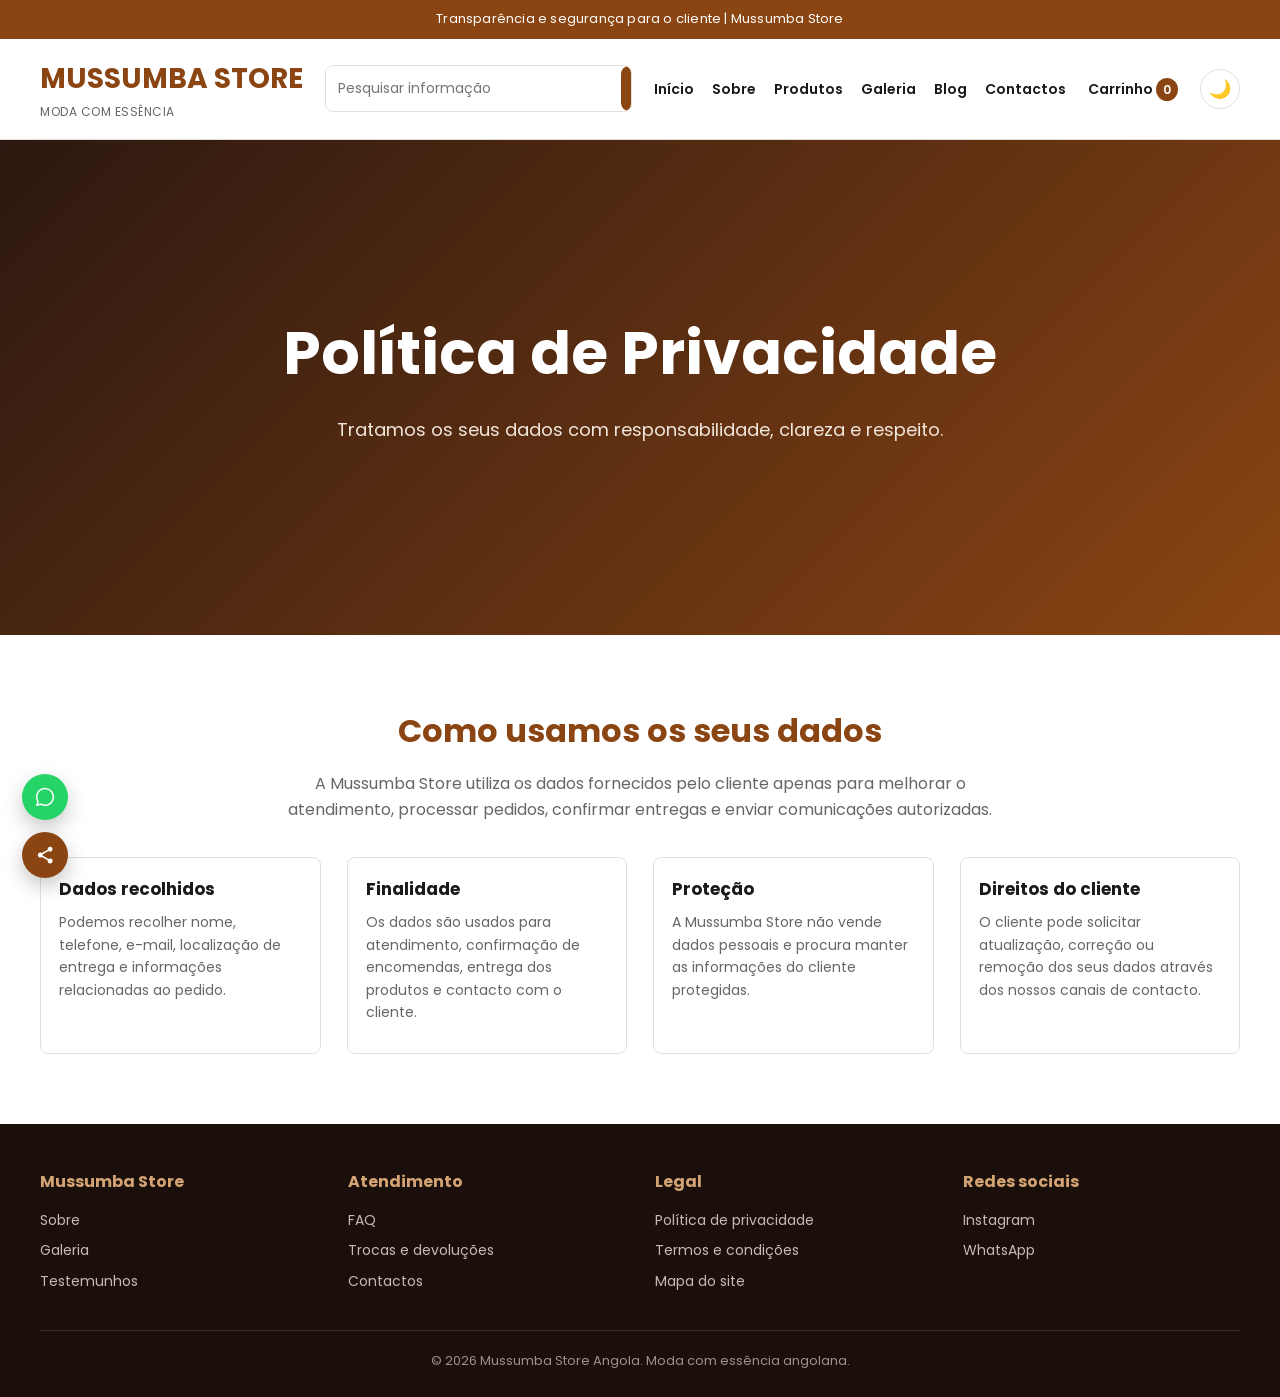
<file: html/politicas.html>
<!DOCTYPE html>
<html lang="pt-PT">
<head>
    <meta charset="UTF-8">
    <meta name="viewport" content="width=device-width, initial-scale=1.0">
    <!-- Google Analytics (substitua GA_MEASUREMENT_ID pelo ID real da loja) -->
    <script async src="https://www.googletagmanager.com/gtag/js?id=GA_MEASUREMENT_ID"></script>
    <script>
      window.dataLayer = window.dataLayer || [];
      function gtag(){dataLayer.push(arguments);}
      gtag('js', new Date());
      gtag('config', 'GA_MEASUREMENT_ID');
    </script>

    <!-- Meta Pixel (substitua META_PIXEL_ID pelo ID real da loja) -->
    <script>
      !function(f,b,e,v,n,t,s)
      {if(f.fbq)return;n=f.fbq=function(){n.callMethod?
      n.callMethod.apply(n,arguments):n.queue.push(arguments)};
      if(!f._fbq)f._fbq=n;n.push=n;n.loaded=!0;n.version='2.0';
      n.queue=[];t=b.createElement(e);t.async=!0;
      t.src=v;s=b.getElementsByTagName(e)[0];
      s.parentNode.insertBefore(t,s)}(window, document,'script',
      'https://connect.facebook.net/en_US/fbevents.js');
      fbq('init', 'META_PIXEL_ID');
      fbq('track', 'PageView');
    </script>
    <title>Política de Privacidade - Mussumba Store</title>
    <meta name="description" content="Política de privacidade da Mussumba Store. Saiba como os seus dados são recolhidos, usados e protegidos.">
    <link rel="preconnect" href="https://fonts.googleapis.com">
    <link href="https://fonts.googleapis.com/css2?family=Poppins:wght@400;600;700&display=swap" rel="stylesheet">
    <link rel="stylesheet" href="../css/politicas.css">
    <link rel="stylesheet" href="../css/interativo.css">
    <link rel="canonical" href="https://www.mussumbastore.co.ao/html/politicas.html">
    <meta property="og:type" content="website">
    <meta property="og:title" content="Política de Privacidade - Mussumba Store">
    <meta property="og:description" content="Política de privacidade da Mussumba Store. Saiba como os seus dados são recolhidos, usados e protegidos.">
    <meta property="og:url" content="https://www.mussumbastore.co.ao/html/politicas.html">
    <meta property="og:locale" content="pt_AO">
    <meta name="twitter:card" content="summary_large_image">
</head>
<body>

    <div class="top-bar">
        Transparência e segurança para o cliente | Mussumba Store
    </div>

    <header class="main-header">
        <a href="../index.html" class="logo">
            MUSSUMBA STORE
            <span>moda com essência</span>
        </a>

        <form class="search-bar" id="searchForm" role="search" novalidate>
            <input type="search" id="searchInput" name="q" placeholder="Pesquisar informação" minlength="2">
            <button type="submit">Buscar</button>
        </form>

        <button class="nav-toggle" id="navToggle" aria-label="Abrir menu" aria-expanded="false" aria-controls="navLinks">
            <span></span><span></span><span></span>
        </button>

        <nav>
            <ul class="nav-links" id="navLinks">
                <li><a href="../index.html">Início</a></li>
                <li><a href="sobre.html">Sobre</a></li>
                <li><a href="produtos.html">Produtos</a></li>
                <li><a href="galeria.html">Galeria</a></li>
                <li><a href="blog.html">Blog</a></li>
                <li><a href="contactos.html">Contactos</a></li>
            </ul>
        </nav>

        <a class="cart-link" href="carrinho.html">
            Carrinho <span class="cart-count" id="cartCount">0</span>
        </a>

        <button class="theme-toggle" id="themeToggle" aria-label="Alternar modo escuro" title="Alternar modo escuro">
            <span class="theme-icon" aria-hidden="true">&#127769;</span>
        </button>
    </header>

    <main>
        <section class="hero">
            <div class="hero-content">
                <h1>Política de Privacidade</h1>
                <p>Tratamos os seus dados com responsabilidade, clareza e respeito.</p>
            </div>
        </section>

        <section class="section">
            <h2>Como usamos os seus dados</h2>
            <p class="section-lead">
                A Mussumba Store utiliza os dados fornecidos pelo cliente apenas para
                melhorar o atendimento, processar pedidos, confirmar entregas e enviar
                comunicações autorizadas.
            </p>

            <div class="products-grid">
                <article class="product-card">
                    <div>
                        <h3>Dados recolhidos</h3>
                        <p>
                            Podemos recolher nome, telefone, e-mail, localização de entrega
                            e informações relacionadas ao pedido.
                        </p>
                    </div>
                </article>

                <article class="product-card">
                    <div>
                        <h3>Finalidade</h3>
                        <p>
                            Os dados são usados para atendimento, confirmação de encomendas,
                            entrega dos produtos e contacto com o cliente.
                        </p>
                    </div>
                </article>

                <article class="product-card">
                    <div>
                        <h3>Proteção</h3>
                        <p>
                            A Mussumba Store não vende dados pessoais e procura manter as
                            informações do cliente protegidas.
                        </p>
                    </div>
                </article>

                <article class="product-card">
                    <div>
                        <h3>Direitos do cliente</h3>
                        <p>
                            O cliente pode solicitar atualização, correção ou remoção dos seus
                            dados através dos nossos canais de contacto.
                        </p>
                    </div>
                </article>
            </div>
        </section>
    </main>

    <footer>
        <div class="footer-grid">
            <div>
                <h3>Mussumba Store</h3>
                <a href="sobre.html">Sobre</a>
                <a href="galeria.html">Galeria</a>
                <a href="testemunho.html">Testemunhos</a>
            </div>

            <div>
                <h3>Atendimento</h3>
                <a href="faq.html">FAQ</a>
                <a href="termos.html">Trocas e devoluções</a>
                <a href="contactos.html">Contactos</a>
            </div>

            <div>
                <h3>Legal</h3>
                <a href="politicas.html">Política de privacidade</a>
                <a href="termos.html">Termos e condições</a>
                <a href="mapa.html">Mapa do site</a>
            </div>

            <div>
                <h3>Redes sociais</h3>
                <a href="https://instagram.com/mussumbastore" target="_blank">Instagram</a>
                <a href="https://wa.me/244946644091" target="_blank" rel="noopener">WhatsApp</a>
            </div>
        </div>

        <p class="copyright">
            © 2026 Mussumba Store Angola. Moda com essência angolana.
        </p>
    </footer>

    <button id="backToTop" class="back-to-top" aria-label="Voltar ao topo" title="Voltar ao topo">&uarr;</button>

    <div class="social-float" aria-label="Redes sociais e contacto rapido">
        <a href="https://wa.me/244946644091" target="_blank" rel="noopener" class="social-float-btn whatsapp-btn" aria-label="Falar no WhatsApp" title="Falar no WhatsApp">
            <svg viewBox="0 0 24 24" width="22" height="22" fill="currentColor" aria-hidden="true"><path d="M12.04 2C6.58 2 2.13 6.45 2.13 11.91c0 1.75.46 3.45 1.32 4.95L2 22l5.28-1.38a9.9 9.9 0 0 0 4.76 1.21h.01c5.46 0 9.9-4.45 9.9-9.91 0-2.65-1.03-5.14-2.9-7.01A9.86 9.86 0 0 0 12.04 2m0 1.67c2.2 0 4.27.86 5.82 2.42a8.2 8.2 0 0 1 2.42 5.82c0 4.55-3.7 8.24-8.25 8.24a8.2 8.2 0 0 1-4.19-1.15l-.3-.18-3.13.82.84-3.05-.2-.32a8.17 8.17 0 0 1-1.26-4.38c0-4.55 3.7-8.24 8.25-8.24Z"/></svg>
        </a>
        <button class="social-float-btn share-btn" id="shareBtn" aria-label="Partilhar esta pagina" title="Partilhar esta pagina">
            <svg viewBox="0 0 24 24" width="20" height="20" fill="currentColor" aria-hidden="true"><path d="M18 16.08a2.9 2.9 0 0 0-1.94.75l-7.05-4.11a3 3 0 0 0 0-1.44l7.05-4.11a2.92 2.92 0 1 0-.9-2.09c0 .16.02.32.05.47L8.15 9.66a2.92 2.92 0 1 0 0 4.68l7.06 4.09a3 3 0 1 0 2.79-2.35Z"/></svg>
        </button>
    </div>

    <script src="../js/main.js" defer></script>

</body>
</html>
</file>
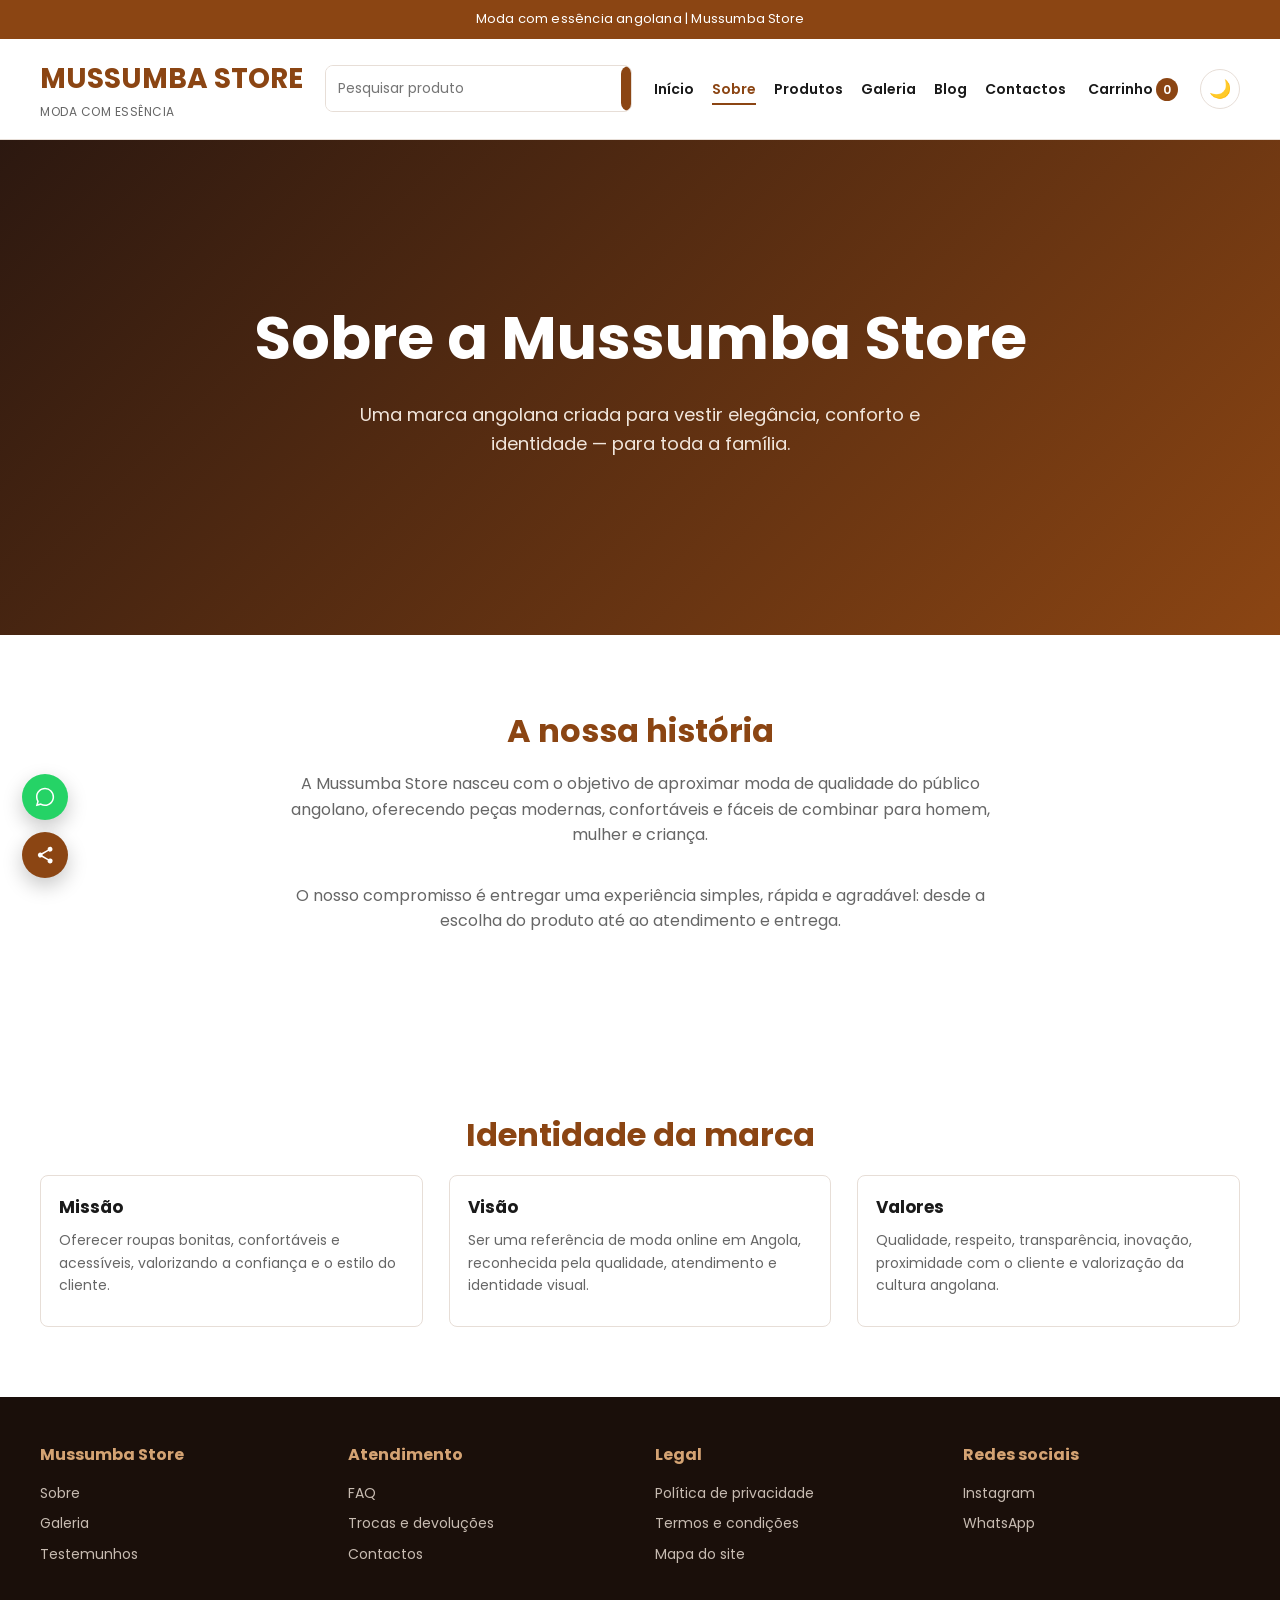
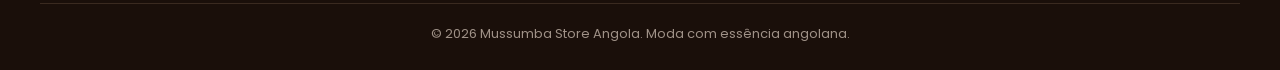
<file: html/sobre.html>
<!DOCTYPE html>
<html lang="pt-PT">
<head>
    <meta charset="UTF-8">
    <meta name="viewport" content="width=device-width, initial-scale=1.0">
    <!-- Google Analytics (substitua GA_MEASUREMENT_ID pelo ID real da loja) -->
    <script async src="https://www.googletagmanager.com/gtag/js?id=GA_MEASUREMENT_ID"></script>
    <script>
      window.dataLayer = window.dataLayer || [];
      function gtag(){dataLayer.push(arguments);}
      gtag('js', new Date());
      gtag('config', 'GA_MEASUREMENT_ID');
    </script>

    <!-- Meta Pixel (substitua META_PIXEL_ID pelo ID real da loja) -->
    <script>
      !function(f,b,e,v,n,t,s)
      {if(f.fbq)return;n=f.fbq=function(){n.callMethod?
      n.callMethod.apply(n,arguments):n.queue.push(arguments)};
      if(!f._fbq)f._fbq=n;n.push=n;n.loaded=!0;n.version='2.0';
      n.queue=[];t=b.createElement(e);t.async=!0;
      t.src=v;s=b.getElementsByTagName(e)[0];
      s.parentNode.insertBefore(t,s)}(window, document,'script',
      'https://connect.facebook.net/en_US/fbevents.js');
      fbq('init', 'META_PIXEL_ID');
      fbq('track', 'PageView');
    </script>
    <title>Sobre - Mussumba Store</title>
    <meta name="description" content="Conheça a história, missão, visão e valores da Mussumba Store, uma marca de moda com essência angolana.">
    <link rel="preconnect" href="https://fonts.googleapis.com">
    <link href="https://fonts.googleapis.com/css2?family=Poppins:wght@400;600;700&display=swap" rel="stylesheet">
    <link rel="stylesheet" href="../css/sobre.css">
    <link rel="stylesheet" href="../css/interativo.css">
    <link rel="canonical" href="https://www.mussumbastore.co.ao/html/sobre.html">
    <meta property="og:type" content="website">
    <meta property="og:title" content="Sobre - Mussumba Store">
    <meta property="og:description" content="Conheça a história, missão, visão e valores da Mussumba Store, uma marca de moda com essência angolana.">
    <meta property="og:url" content="https://www.mussumbastore.co.ao/html/sobre.html">
    <meta property="og:locale" content="pt_AO">
    <meta name="twitter:card" content="summary_large_image">
</head>
<body>

    <div class="top-bar">
        Moda com essência angolana | Mussumba Store
    </div>

    <header class="main-header">
        <a href="../index.html" class="logo">
            MUSSUMBA STORE
            <span>moda com essência</span>
        </a>

        <form class="search-bar" id="searchForm" role="search" novalidate>
            <input type="search" id="searchInput" name="q" placeholder="Pesquisar produto" minlength="2">
            <button type="submit">Buscar</button>
        </form>

        <button class="nav-toggle" id="navToggle" aria-label="Abrir menu" aria-expanded="false" aria-controls="navLinks">
            <span></span><span></span><span></span>
        </button>

        <nav>
            <ul class="nav-links" id="navLinks">
                <li><a href="../index.html">Início</a></li>
                <li><a href="sobre.html" class="active">Sobre</a></li>
                <li><a href="produtos.html">Produtos</a></li>
                <li><a href="galeria.html">Galeria</a></li>
                <li><a href="blog.html">Blog</a></li>
                <li><a href="contactos.html">Contactos</a></li>
            </ul>
        </nav>

        <a class="cart-link" href="carrinho.html">
            Carrinho <span class="cart-count" id="cartCount">0</span>
        </a>

        <button class="theme-toggle" id="themeToggle" aria-label="Alternar modo escuro" title="Alternar modo escuro">
            <span class="theme-icon" aria-hidden="true">&#127769;</span>
        </button>
    </header>

    <main>
        <section class="hero">
            <div class="hero-content">
                <h1>Sobre a Mussumba Store</h1>
                <p>Uma marca angolana criada para vestir elegância, conforto e identidade — para toda a família.</p>
            </div>
        </section>

        <section class="section">
            <h2>A nossa história</h2>
            <p class="section-lead">
                A Mussumba Store nasceu com o objetivo de aproximar moda de qualidade
                do público angolano, oferecendo peças modernas, confortáveis e fáceis
                de combinar para homem, mulher e criança.
            </p>

            <p class="section-lead">
                O nosso compromisso é entregar uma experiência simples, rápida e agradável:
                desde a escolha do produto até ao atendimento e entrega.
            </p>
        </section>

        <section class="section">
            <h2>Identidade da marca</h2>

            <div class="products-grid">
                <article class="product-card">
                    <div>
                        <h3>Missão</h3>
                        <p>
                            Oferecer roupas bonitas, confortáveis e acessíveis,
                            valorizando a confiança e o estilo do cliente.
                        </p>
                    </div>
                </article>

                <article class="product-card">
                    <div>
                        <h3>Visão</h3>
                        <p>
                            Ser uma referência de moda online em Angola, reconhecida
                            pela qualidade, atendimento e identidade visual.
                        </p>
                    </div>
                </article>

                <article class="product-card">
                    <div>
                        <h3>Valores</h3>
                        <p>
                            Qualidade, respeito, transparência, inovação, proximidade
                            com o cliente e valorização da cultura angolana.
                        </p>
                    </div>
                </article>
            </div>
        </section>
    </main>

    <footer>
        <div class="footer-grid">
            <div>
                <h3>Mussumba Store</h3>
                <a href="sobre.html">Sobre</a>
                <a href="galeria.html">Galeria</a>
                <a href="testemunho.html">Testemunhos</a>
            </div>

            <div>
                <h3>Atendimento</h3>
                <a href="faq.html">FAQ</a>
                <a href="termos.html">Trocas e devoluções</a>
                <a href="contactos.html">Contactos</a>
            </div>

            <div>
                <h3>Legal</h3>
                <a href="politicas.html">Política de privacidade</a>
                <a href="termos.html">Termos e condições</a>
                <a href="mapa.html">Mapa do site</a>
            </div>

            <div>
                <h3>Redes sociais</h3>
                <a href="https://instagram.com/mussumbastore" target="_blank">Instagram</a>
                <a href="https://wa.me/244946644091" target="_blank" rel="noopener">WhatsApp</a>
            </div>
        </div>

        <p class="copyright">
            © 2026 Mussumba Store Angola. Moda com essência angolana.
        </p>
    </footer>

    <button id="backToTop" class="back-to-top" aria-label="Voltar ao topo" title="Voltar ao topo">&uarr;</button>

    <div class="social-float" aria-label="Redes sociais e contacto rapido">
        <a href="https://wa.me/244946644091" target="_blank" rel="noopener" class="social-float-btn whatsapp-btn" aria-label="Falar no WhatsApp" title="Falar no WhatsApp">
            <svg viewBox="0 0 24 24" width="22" height="22" fill="currentColor" aria-hidden="true"><path d="M12.04 2C6.58 2 2.13 6.45 2.13 11.91c0 1.75.46 3.45 1.32 4.95L2 22l5.28-1.38a9.9 9.9 0 0 0 4.76 1.21h.01c5.46 0 9.9-4.45 9.9-9.91 0-2.65-1.03-5.14-2.9-7.01A9.86 9.86 0 0 0 12.04 2m0 1.67c2.2 0 4.27.86 5.82 2.42a8.2 8.2 0 0 1 2.42 5.82c0 4.55-3.7 8.24-8.25 8.24a8.2 8.2 0 0 1-4.19-1.15l-.3-.18-3.13.82.84-3.05-.2-.32a8.17 8.17 0 0 1-1.26-4.38c0-4.55 3.7-8.24 8.25-8.24Z"/></svg>
        </a>
        <button class="social-float-btn share-btn" id="shareBtn" aria-label="Partilhar esta pagina" title="Partilhar esta pagina">
            <svg viewBox="0 0 24 24" width="20" height="20" fill="currentColor" aria-hidden="true"><path d="M18 16.08a2.9 2.9 0 0 0-1.94.75l-7.05-4.11a3 3 0 0 0 0-1.44l7.05-4.11a2.92 2.92 0 1 0-.9-2.09c0 .16.02.32.05.47L8.15 9.66a2.92 2.92 0 1 0 0 4.68l7.06 4.09a3 3 0 1 0 2.79-2.35Z"/></svg>
        </button>
    </div>

    <script src="../js/main.js" defer></script>

</body>
</html>
</file>
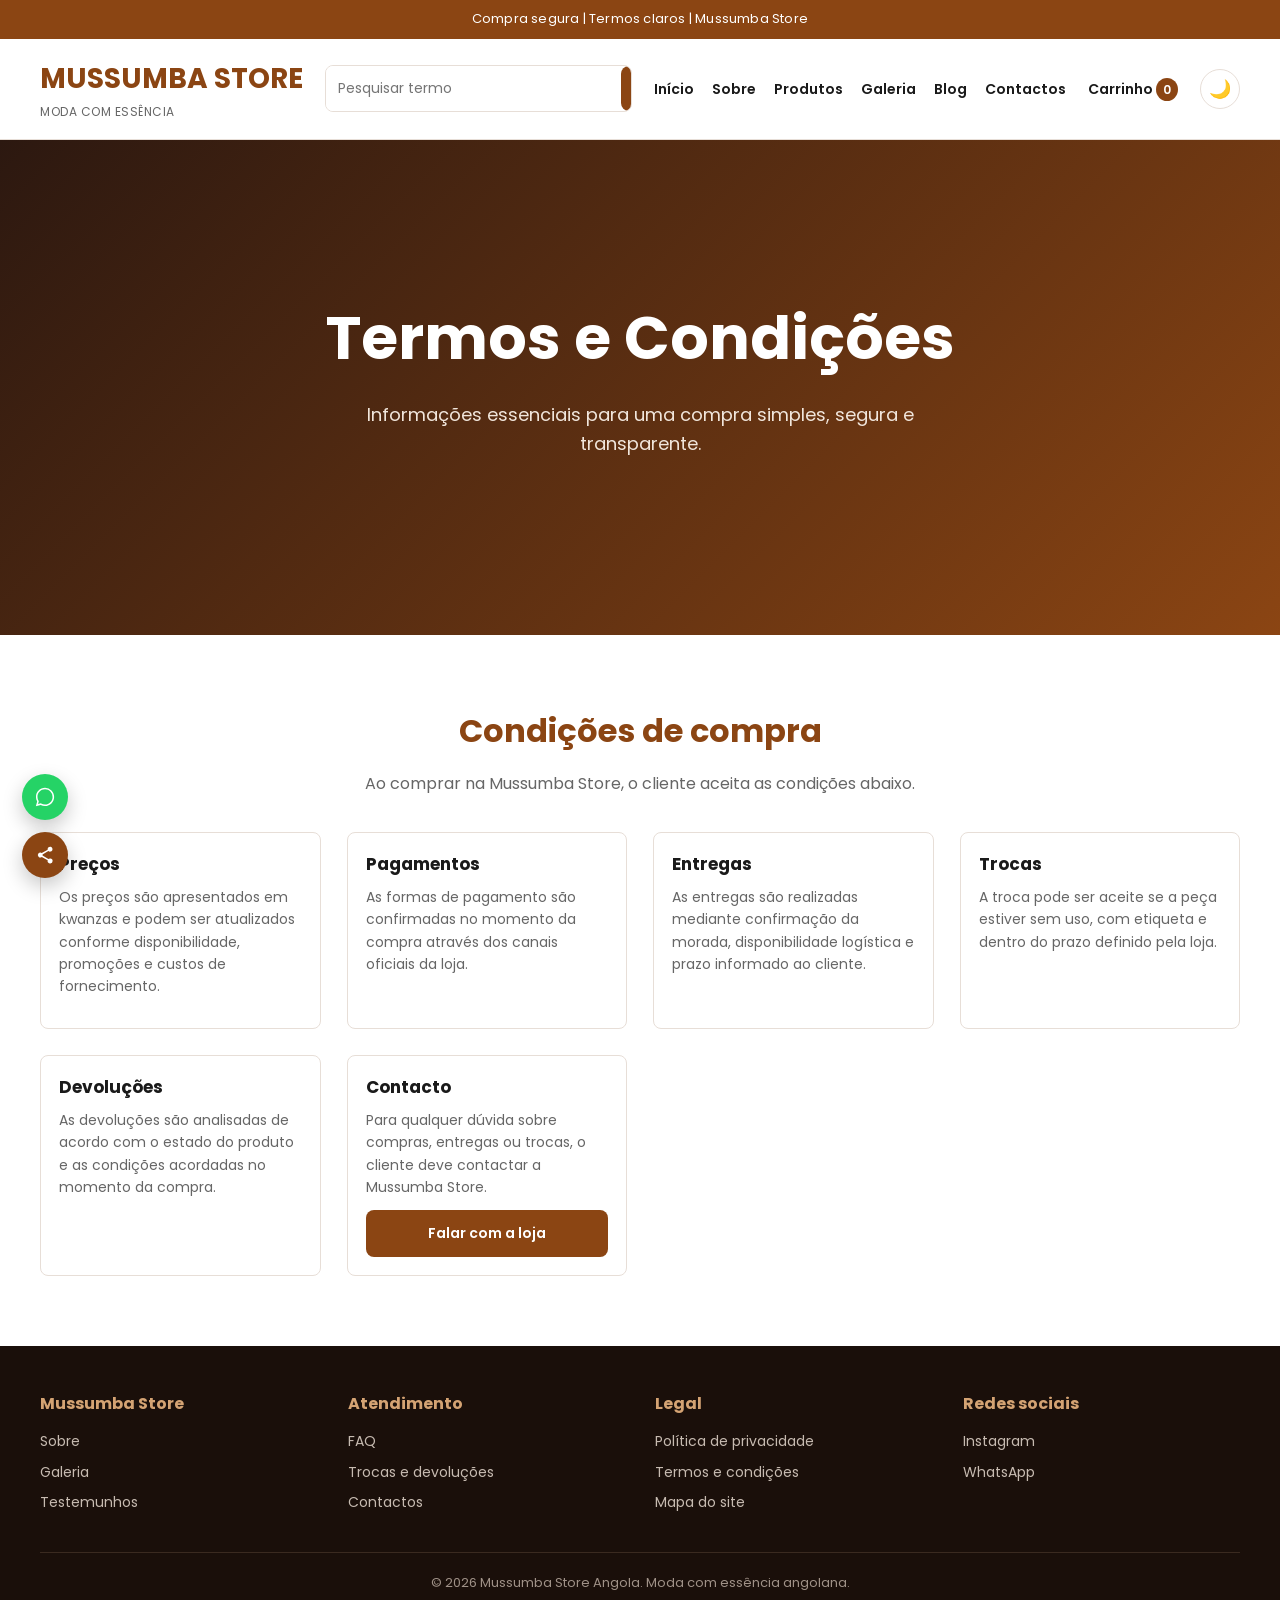
<file: html/termos.html>
<!DOCTYPE html>
<html lang="pt-PT">
<head>
    <meta charset="UTF-8">
    <meta name="viewport" content="width=device-width, initial-scale=1.0">
    <!-- Google Analytics (substitua GA_MEASUREMENT_ID pelo ID real da loja) -->
    <script async src="https://www.googletagmanager.com/gtag/js?id=GA_MEASUREMENT_ID"></script>
    <script>
      window.dataLayer = window.dataLayer || [];
      function gtag(){dataLayer.push(arguments);}
      gtag('js', new Date());
      gtag('config', 'GA_MEASUREMENT_ID');
    </script>

    <!-- Meta Pixel (substitua META_PIXEL_ID pelo ID real da loja) -->
    <script>
      !function(f,b,e,v,n,t,s)
      {if(f.fbq)return;n=f.fbq=function(){n.callMethod?
      n.callMethod.apply(n,arguments):n.queue.push(arguments)};
      if(!f._fbq)f._fbq=n;n.push=n;n.loaded=!0;n.version='2.0';
      n.queue=[];t=b.createElement(e);t.async=!0;
      t.src=v;s=b.getElementsByTagName(e)[0];
      s.parentNode.insertBefore(t,s)}(window, document,'script',
      'https://connect.facebook.net/en_US/fbevents.js');
      fbq('init', 'META_PIXEL_ID');
      fbq('track', 'PageView');
    </script>
    <title>Termos e Condições - Mussumba Store</title>
    <meta name="description" content="Termos e condições da Mussumba Store sobre compras, pagamentos, entregas, trocas e devoluções.">
    <link rel="preconnect" href="https://fonts.googleapis.com">
    <link href="https://fonts.googleapis.com/css2?family=Poppins:wght@400;600;700&display=swap" rel="stylesheet">
    <link rel="stylesheet" href="../css/termos.css">
    <link rel="stylesheet" href="../css/interativo.css">
    <link rel="canonical" href="https://www.mussumbastore.co.ao/html/termos.html">
    <meta property="og:type" content="website">
    <meta property="og:title" content="Termos e Condições - Mussumba Store">
    <meta property="og:description" content="Termos e condições da Mussumba Store sobre compras, pagamentos, entregas, trocas e devoluções.">
    <meta property="og:url" content="https://www.mussumbastore.co.ao/html/termos.html">
    <meta property="og:locale" content="pt_AO">
    <meta name="twitter:card" content="summary_large_image">
</head>
<body>

    <div class="top-bar">
        Compra segura | Termos claros | Mussumba Store
    </div>

    <header class="main-header">
        <a href="../index.html" class="logo">
            MUSSUMBA STORE
            <span>moda com essência</span>
        </a>

        <form class="search-bar" id="searchForm" role="search" novalidate>
            <input type="search" id="searchInput" name="q" placeholder="Pesquisar termo" minlength="2">
            <button type="submit">Buscar</button>
        </form>

        <button class="nav-toggle" id="navToggle" aria-label="Abrir menu" aria-expanded="false" aria-controls="navLinks">
            <span></span><span></span><span></span>
        </button>

        <nav>
            <ul class="nav-links" id="navLinks">
                <li><a href="../index.html">Início</a></li>
                <li><a href="sobre.html">Sobre</a></li>
                <li><a href="produtos.html">Produtos</a></li>
                <li><a href="galeria.html">Galeria</a></li>
                <li><a href="blog.html">Blog</a></li>
                <li><a href="contactos.html">Contactos</a></li>
            </ul>
        </nav>

        <a class="cart-link" href="carrinho.html">
            Carrinho <span class="cart-count" id="cartCount">0</span>
        </a>

        <button class="theme-toggle" id="themeToggle" aria-label="Alternar modo escuro" title="Alternar modo escuro">
            <span class="theme-icon" aria-hidden="true">&#127769;</span>
        </button>
    </header>

    <main>
        <section class="hero">
            <div class="hero-content">
                <h1>Termos e Condições</h1>
                <p>Informações essenciais para uma compra simples, segura e transparente.</p>
            </div>
        </section>

        <section class="section">
            <h2>Condições de compra</h2>
            <p class="section-lead">
                Ao comprar na Mussumba Store, o cliente aceita as condições abaixo.
            </p>

            <div class="products-grid">
                <article class="product-card">
                    <div>
                        <h3>Preços</h3>
                        <p>
                            Os preços são apresentados em kwanzas e podem ser atualizados
                            conforme disponibilidade, promoções e custos de fornecimento.
                        </p>
                    </div>
                </article>

                <article class="product-card">
                    <div>
                        <h3>Pagamentos</h3>
                        <p>
                            As formas de pagamento são confirmadas no momento da compra
                            através dos canais oficiais da loja.
                        </p>
                    </div>
                </article>

                <article class="product-card">
                    <div>
                        <h3>Entregas</h3>
                        <p>
                            As entregas são realizadas mediante confirmação da morada,
                            disponibilidade logística e prazo informado ao cliente.
                        </p>
                    </div>
                </article>

                <article class="product-card">
                    <div>
                        <h3>Trocas</h3>
                        <p>
                            A troca pode ser aceite se a peça estiver sem uso, com etiqueta
                            e dentro do prazo definido pela loja.
                        </p>
                    </div>
                </article>

                <article class="product-card">
                    <div>
                        <h3>Devoluções</h3>
                        <p>
                            As devoluções são analisadas de acordo com o estado do produto
                            e as condições acordadas no momento da compra.
                        </p>
                    </div>
                </article>

                <article class="product-card">
                    <div>
                        <h3>Contacto</h3>
                        <p>
                            Para qualquer dúvida sobre compras, entregas ou trocas,
                            o cliente deve contactar a Mussumba Store.
                        </p>
                        <a href="contactos.html" class="btn-cart">Falar com a loja</a>
                    </div>
                </article>
            </div>
        </section>
    </main>

    <footer>
        <div class="footer-grid">
            <div>
                <h3>Mussumba Store</h3>
                <a href="sobre.html">Sobre</a>
                <a href="galeria.html">Galeria</a>
                <a href="testemunho.html">Testemunhos</a>
            </div>

            <div>
                <h3>Atendimento</h3>
                <a href="faq.html">FAQ</a>
                <a href="termos.html">Trocas e devoluções</a>
                <a href="contactos.html">Contactos</a>
            </div>

            <div>
                <h3>Legal</h3>
                <a href="politicas.html">Política de privacidade</a>
                <a href="termos.html">Termos e condições</a>
                <a href="mapa.html">Mapa do site</a>
            </div>

            <div>
                <h3>Redes sociais</h3>
                <a href="https://instagram.com/mussumbastore" target="_blank">Instagram</a>
                <a href="https://wa.me/244946644091" target="_blank" rel="noopener">WhatsApp</a>
            </div>
        </div>

        <p class="copyright">
            © 2026 Mussumba Store Angola. Moda com essência angolana.
        </p>
    </footer>

    <button id="backToTop" class="back-to-top" aria-label="Voltar ao topo" title="Voltar ao topo">&uarr;</button>

    <div class="social-float" aria-label="Redes sociais e contacto rapido">
        <a href="https://wa.me/244946644091" target="_blank" rel="noopener" class="social-float-btn whatsapp-btn" aria-label="Falar no WhatsApp" title="Falar no WhatsApp">
            <svg viewBox="0 0 24 24" width="22" height="22" fill="currentColor" aria-hidden="true"><path d="M12.04 2C6.58 2 2.13 6.45 2.13 11.91c0 1.75.46 3.45 1.32 4.95L2 22l5.28-1.38a9.9 9.9 0 0 0 4.76 1.21h.01c5.46 0 9.9-4.45 9.9-9.91 0-2.65-1.03-5.14-2.9-7.01A9.86 9.86 0 0 0 12.04 2m0 1.67c2.2 0 4.27.86 5.82 2.42a8.2 8.2 0 0 1 2.42 5.82c0 4.55-3.7 8.24-8.25 8.24a8.2 8.2 0 0 1-4.19-1.15l-.3-.18-3.13.82.84-3.05-.2-.32a8.17 8.17 0 0 1-1.26-4.38c0-4.55 3.7-8.24 8.25-8.24Z"/></svg>
        </a>
        <button class="social-float-btn share-btn" id="shareBtn" aria-label="Partilhar esta pagina" title="Partilhar esta pagina">
            <svg viewBox="0 0 24 24" width="20" height="20" fill="currentColor" aria-hidden="true"><path d="M18 16.08a2.9 2.9 0 0 0-1.94.75l-7.05-4.11a3 3 0 0 0 0-1.44l7.05-4.11a2.92 2.92 0 1 0-.9-2.09c0 .16.02.32.05.47L8.15 9.66a2.92 2.92 0 1 0 0 4.68l7.06 4.09a3 3 0 1 0 2.79-2.35Z"/></svg>
        </button>
    </div>

    <script src="../js/main.js" defer></script>

</body>
</html>
</file>
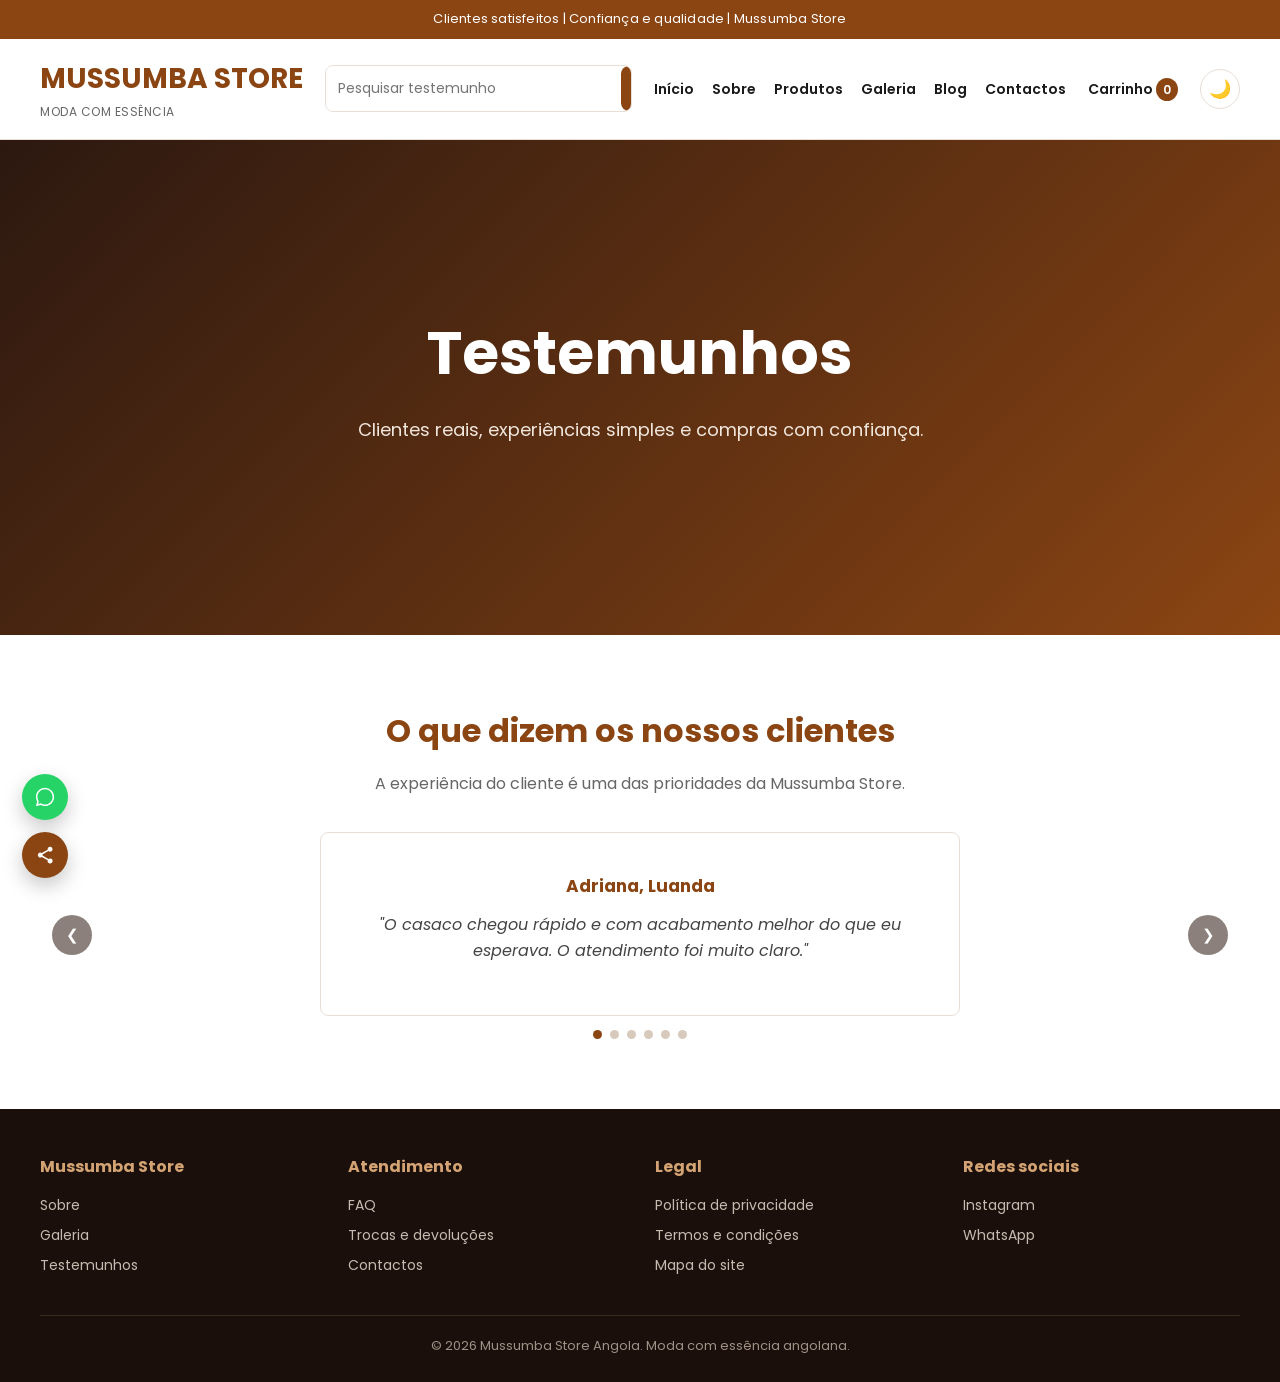
<file: html/testemunho.html>
<!DOCTYPE html>
<html lang="pt-PT">
<head>
    <meta charset="UTF-8">
    <meta name="viewport" content="width=device-width, initial-scale=1.0">
    <!-- Google Analytics (substitua GA_MEASUREMENT_ID pelo ID real da loja) -->
    <script async src="https://www.googletagmanager.com/gtag/js?id=GA_MEASUREMENT_ID"></script>
    <script>
      window.dataLayer = window.dataLayer || [];
      function gtag(){dataLayer.push(arguments);}
      gtag('js', new Date());
      gtag('config', 'GA_MEASUREMENT_ID');
    </script>

    <!-- Meta Pixel (substitua META_PIXEL_ID pelo ID real da loja) -->
    <script>
      !function(f,b,e,v,n,t,s)
      {if(f.fbq)return;n=f.fbq=function(){n.callMethod?
      n.callMethod.apply(n,arguments):n.queue.push(arguments)};
      if(!f._fbq)f._fbq=n;n.push=n;n.loaded=!0;n.version='2.0';
      n.queue=[];t=b.createElement(e);t.async=!0;
      t.src=v;s=b.getElementsByTagName(e)[0];
      s.parentNode.insertBefore(t,s)}(window, document,'script',
      'https://connect.facebook.net/en_US/fbevents.js');
      fbq('init', 'META_PIXEL_ID');
      fbq('track', 'PageView');
    </script>
    <title>Testemunhos - Mussumba Store</title>
    <meta name="description" content="Veja testemunhos de clientes da Mussumba Store sobre compras, atendimento, entregas e qualidade das roupas.">
    <link rel="preconnect" href="https://fonts.googleapis.com">
    <link href="https://fonts.googleapis.com/css2?family=Poppins:wght@400;600;700&display=swap" rel="stylesheet">
    <link rel="stylesheet" href="../css/testemunho.css">
    <link rel="stylesheet" href="../css/interativo.css">
    <link rel="canonical" href="https://www.mussumbastore.co.ao/html/testemunho.html">
    <meta property="og:type" content="website">
    <meta property="og:title" content="Testemunhos - Mussumba Store">
    <meta property="og:description" content="Veja testemunhos de clientes da Mussumba Store sobre compras, atendimento, entregas e qualidade das roupas.">
    <meta property="og:url" content="https://www.mussumbastore.co.ao/html/testemunho.html">
    <meta property="og:locale" content="pt_AO">
    <meta name="twitter:card" content="summary_large_image">
</head>
<body>

    <div class="top-bar">
        Clientes satisfeitos | Confiança e qualidade | Mussumba Store
    </div>

    <header class="main-header">
        <a href="../index.html" class="logo">
            MUSSUMBA STORE
            <span>moda com essência</span>
        </a>

        <form class="search-bar" id="searchForm" role="search" novalidate>
            <input type="search" id="searchInput" name="q" placeholder="Pesquisar testemunho" minlength="2">
            <button type="submit">Buscar</button>
        </form>

        <button class="nav-toggle" id="navToggle" aria-label="Abrir menu" aria-expanded="false" aria-controls="navLinks">
            <span></span><span></span><span></span>
        </button>

        <nav>
            <ul class="nav-links" id="navLinks">
                <li><a href="../index.html">Início</a></li>
                <li><a href="sobre.html">Sobre</a></li>
                <li><a href="produtos.html">Produtos</a></li>
                <li><a href="galeria.html">Galeria</a></li>
                <li><a href="blog.html">Blog</a></li>
                <li><a href="contactos.html">Contactos</a></li>
            </ul>
        </nav>

        <a class="cart-link" href="carrinho.html">
            Carrinho <span class="cart-count" id="cartCount">0</span>
        </a>

        <button class="theme-toggle" id="themeToggle" aria-label="Alternar modo escuro" title="Alternar modo escuro">
            <span class="theme-icon" aria-hidden="true">&#127769;</span>
        </button>
    </header>

    <main>
        <section class="hero">
            <div class="hero-content">
                <h1>Testemunhos</h1>
                <p>Clientes reais, experiências simples e compras com confiança.</p>
            </div>
        </section>

        <section class="section">
            <h2>O que dizem os nossos clientes</h2>
            <p class="section-lead">
                A experiência do cliente é uma das prioridades da Mussumba Store.
            </p>

            <div class="carousel" data-carousel data-autoplay="6000">
                <div class="carousel-track">
                    <div class="carousel-slide">
                        <article class="product-card testimonial-card">
                            <div>
                                <h3>Adriana, Luanda</h3>
                                <p>
                                    "O casaco chegou rápido e com acabamento melhor do que eu esperava.
                                    O atendimento foi muito claro."
                                </p>
                            </div>
                        </article>
                    </div>

                    <div class="carousel-slide">
                        <article class="product-card testimonial-card">
                            <div>
                                <h3>Milton, Benguela</h3>
                                <p>
                                    "Gostei da organização do site por categorias e da facilidade
                                    para falar pelo WhatsApp. Foi simples finalizar a compra."
                                </p>
                            </div>
                        </article>
                    </div>

                    <div class="carousel-slide">
                        <article class="product-card testimonial-card">
                            <div>
                                <h3>Carla, Huíla</h3>
                                <p>
                                    "Comprei o vestido longo para um evento e ficou perfeito.
                                    Voltarei a comprar."
                                </p>
                            </div>
                        </article>
                    </div>

                    <div class="carousel-slide">
                        <article class="product-card testimonial-card">
                            <div>
                                <h3>Neide, Luanda</h3>
                                <p>
                                    "As fotos ajudaram muito na escolha. Gostei da qualidade
                                    e da forma como fui atendida."
                                </p>
                            </div>
                        </article>
                    </div>

                    <div class="carousel-slide">
                        <article class="product-card testimonial-card">
                            <div>
                                <h3>Samuel, Lobito</h3>
                                <p>
                                    "Comprei roupa para os meus filhos na secção de Crianças
                                    e chegou tudo em boas condições."
                                </p>
                            </div>
                        </article>
                    </div>

                    <div class="carousel-slide">
                        <article class="product-card testimonial-card">
                            <div>
                                <h3>Helena, Viana</h3>
                                <p>
                                    "O site é simples de usar e encontrei rapidamente o que queria.
                                    Gostei da experiência."
                                </p>
                            </div>
                        </article>
                    </div>
                </div>

                <button class="carousel-btn carousel-prev" type="button" aria-label="Testemunho anterior">&#10094;</button>
                <button class="carousel-btn carousel-next" type="button" aria-label="Testemunho seguinte">&#10095;</button>
                <div class="carousel-dots" aria-hidden="true"></div>
            </div>
        </section>
    </main>

    <footer>
        <div class="footer-grid">
            <div>
                <h3>Mussumba Store</h3>
                <a href="sobre.html">Sobre</a>
                <a href="galeria.html">Galeria</a>
                <a href="testemunho.html">Testemunhos</a>
            </div>

            <div>
                <h3>Atendimento</h3>
                <a href="faq.html">FAQ</a>
                <a href="termos.html">Trocas e devoluções</a>
                <a href="contactos.html">Contactos</a>
            </div>

            <div>
                <h3>Legal</h3>
                <a href="politicas.html">Política de privacidade</a>
                <a href="termos.html">Termos e condições</a>
                <a href="mapa.html">Mapa do site</a>
            </div>

            <div>
                <h3>Redes sociais</h3>
                <a href="https://instagram.com/mussumbastore" target="_blank">Instagram</a>
                <a href="https://wa.me/244946644091" target="_blank" rel="noopener">WhatsApp</a>
            </div>
        </div>

        <p class="copyright">
            © 2026 Mussumba Store Angola. Moda com essência angolana.
        </p>
    </footer>

    <button id="backToTop" class="back-to-top" aria-label="Voltar ao topo" title="Voltar ao topo">&uarr;</button>

    <div class="social-float" aria-label="Redes sociais e contacto rapido">
        <a href="https://wa.me/244946644091" target="_blank" rel="noopener" class="social-float-btn whatsapp-btn" aria-label="Falar no WhatsApp" title="Falar no WhatsApp">
            <svg viewBox="0 0 24 24" width="22" height="22" fill="currentColor" aria-hidden="true"><path d="M12.04 2C6.58 2 2.13 6.45 2.13 11.91c0 1.75.46 3.45 1.32 4.95L2 22l5.28-1.38a9.9 9.9 0 0 0 4.76 1.21h.01c5.46 0 9.9-4.45 9.9-9.91 0-2.65-1.03-5.14-2.9-7.01A9.86 9.86 0 0 0 12.04 2m0 1.67c2.2 0 4.27.86 5.82 2.42a8.2 8.2 0 0 1 2.42 5.82c0 4.55-3.7 8.24-8.25 8.24a8.2 8.2 0 0 1-4.19-1.15l-.3-.18-3.13.82.84-3.05-.2-.32a8.17 8.17 0 0 1-1.26-4.38c0-4.55 3.7-8.24 8.25-8.24Z"/></svg>
        </a>
        <button class="social-float-btn share-btn" id="shareBtn" aria-label="Partilhar esta pagina" title="Partilhar esta pagina">
            <svg viewBox="0 0 24 24" width="20" height="20" fill="currentColor" aria-hidden="true"><path d="M18 16.08a2.9 2.9 0 0 0-1.94.75l-7.05-4.11a3 3 0 0 0 0-1.44l7.05-4.11a2.92 2.92 0 1 0-.9-2.09c0 .16.02.32.05.47L8.15 9.66a2.92 2.92 0 1 0 0 4.68l7.06 4.09a3 3 0 1 0 2.79-2.35Z"/></svg>
        </button>
    </div>

    <script src="../js/main.js" defer></script>

</body>
</html>
</file>
<file: css/index.css>
/* =========================================================
   MUSSUMBA STORE — folha de estilos principal
   Paleta e identidade mantidas; ajustes de consistência e
   organização inspirados na estrutura da ZOPO.
   ========================================================= */

* {
    margin: 0;
    padding: 0;
    box-sizing: border-box;
}

body {
    font-family: "Poppins", Arial, Helvetica, sans-serif;
    color: #1a1a1a;
    background: #ffffff;
    line-height: 1.6;
}

img {
    max-width: 100%;
    display: block;
}

a {
    font-family: inherit;
}

/* ---------- Barra superior ---------- */
.top-bar {
    background: #8b4513;
    color: #ffffff;
    text-align: center;
    padding: 9px 16px;
    font-size: 13px;
    letter-spacing: .2px;
}

/* ---------- Cabeçalho (igual em todas as páginas) ---------- */
.main-header {
    display: flex;
    align-items: center;
    justify-content: space-between;
    gap: 22px;
    padding: 18px 40px;
    border-bottom: 1px solid #e7ded7;
    background: #ffffff;
    position: sticky;
    top: 0;
    z-index: 10;
}

.logo {
    color: #8b4513;
    text-decoration: none;
    font-size: 28px;
    font-weight: 700;
    white-space: nowrap;
}

.logo span {
    display: block;
    color: #666666;
    font-size: 12px;
    text-transform: uppercase;
    font-weight: 400;
    letter-spacing: .5px;
}

.search-bar {
    display: flex;
    flex: 1;
    max-width: 420px;
    border: 1px solid #e7ded7;
    border-radius: 8px;
    overflow: hidden;
}

.search-bar input {
    flex: 1;
    border: none;
    padding: 12px;
    outline: none;
    font-family: inherit;
    font-size: 14px;
}

/* ---------- Botões uniformizados (mesma cor, mesmo tipo de letra) ---------- */
.search-bar button,
.btn,
.btn-cart,
.newsletter button,
button[type="submit"] {
    background: #8b4513;
    color: #ffffff;
    border: none;
    padding: 12px 20px;
    cursor: pointer;
    text-decoration: none;
    font-family: "Poppins", Arial, Helvetica, sans-serif;
    font-weight: 600;
    font-size: 14px;
    border-radius: 8px;
    transition: background .2s;
}

.search-bar button:hover,
.btn:hover,
.btn-cart:hover,
.newsletter button:hover,
button[type="submit"]:hover {
    background: #4f260b;
}

.btn-outline {
    display: inline-block;
    color: #ffffff;
    border: 1px solid #ffffff;
    padding: 12px 28px;
    text-decoration: none;
    border-radius: 8px;
    font-weight: 600;
    font-family: "Poppins", Arial, Helvetica, sans-serif;
    font-size: 14px;
}

.btn-outline:hover {
    background: #ffffff;
    color: #8b4513;
}

.nav-links {
    display: flex;
    gap: 18px;
    list-style: none;
}

.nav-links a,
.cart-link {
    text-decoration: none;
    color: #1a1a1a;
    font-weight: 600;
    font-size: 14px;
    font-family: "Poppins", Arial, Helvetica, sans-serif;
}

.nav-links a:hover,
.cart-link:hover {
    color: #8b4513;
}

.nav-links a.active {
    color: #8b4513;
    border-bottom: 2px solid #8b4513;
    padding-bottom: 4px;
}

.cart-link span {
    background: #8b4513;
    color: #ffffff;
    border-radius: 50%;
    padding: 3px 7px;
    font-size: 12px;
}

/* ---------- Hero ---------- */
.hero {
    min-height: 55vh;
    background: linear-gradient(135deg, #2c1810 0%, #8b4513 100%);
    display: flex;
    align-items: center;
    justify-content: center;
    text-align: center;
    color: #ffffff;
    padding: 70px 20px;
}

.hero h1 {
    font-size: clamp(32px, 6vw, 60px);
    margin-bottom: 15px;
}

.hero p {
    font-size: 18px;
    margin-bottom: 25px;
    max-width: 640px;
    margin-left: auto;
    margin-right: auto;
    color: #f1e6dc;
}

/* ---------- Hero da página inicial (imagens + selo) ---------- */
.hero.hero-home {
    min-height: auto;
    display: block;
    position: relative;
    overflow: hidden;
    text-align: left;
    padding: 80px 20px 96px;
    background: linear-gradient(160deg, #2c1810 0%, #4a2712 55%, #8b4513 100%);
}

.hero-home .hero-inner {
    position: relative;
    z-index: 1;
    width: min(1180px, 100%);
    margin: 0 auto;
    display: grid;
    grid-template-columns: 1fr 0.9fr;
    align-items: center;
    gap: 56px;
}

.hero-home .hero-content {
    max-width: 480px;
}

.hero-eyebrow {
    display: inline-block;
    text-transform: uppercase;
    letter-spacing: 2.5px;
    font-size: 12px;
    font-weight: 600;
    color: #f1e6dc;
    border: 1px solid rgba(255, 255, 255, .35);
    padding: 7px 16px;
    border-radius: 30px;
    margin-bottom: 22px;
}

.hero-home h1 {
    font-family: "Fraunces", "Poppins", serif;
    font-weight: 600;
    font-size: clamp(34px, 4.6vw, 54px);
    line-height: 1.1;
    margin-bottom: 18px;
}

.hero-home h1 span {
    color: #e2a25f;
    font-style: italic;
}

.hero-home p {
    margin: 0 0 28px;
    max-width: 440px;
    text-align: left;
}

.hero-actions {
    display: flex;
    align-items: center;
    flex-wrap: wrap;
    gap: 22px;
    margin-bottom: 34px;
}

.hero-link {
    color: #f1e6dc;
    font-weight: 600;
    font-size: 14px;
    text-decoration: none;
    border-bottom: 1px solid rgba(255, 255, 255, .4);
    padding-bottom: 2px;
    transition: border-color .2s;
}

.hero-link:hover {
    border-color: #f1e6dc;
}

.hero-trust {
    list-style: none;
    display: flex;
    flex-wrap: wrap;
    gap: 22px;
    padding-top: 22px;
    border-top: 1px solid rgba(255, 255, 255, .18);
}

.hero-trust li {
    position: relative;
    padding-left: 18px;
    font-size: 13px;
    color: #e7d9cb;
}

.hero-trust li::before {
    content: "✓";
    position: absolute;
    left: 0;
    color: #e2a25f;
    font-weight: 700;
}

/* --- Colagem de imagens + selo --- */
.hero-visual {
    position: relative;
    width: 100%;
    max-width: 400px;
    aspect-ratio: 4 / 5;
    justify-self: center;
}

.hero-pattern {
    position: absolute;
    right: -10%;
    top: -8%;
    width: 60%;
    aspect-ratio: 1;
    border-radius: 22px;
    transform: rotate(8deg);
    background: repeating-linear-gradient(45deg, #c9973f 0 12px, #a97a2c 12px 24px);
    opacity: .9;
    z-index: 0;
}

.hero-img {
    position: absolute;
    object-fit: cover;
    border: 4px solid #ffffff;
    border-radius: 20px;
    box-shadow: 0 22px 40px rgba(20, 10, 4, .35);
}

.hero-img-a {
    left: 0;
    top: 4%;
    width: 68%;
    height: 80%;
    z-index: 2;
    animation: heroFloat 6s ease-in-out infinite;
}

.hero-img-b {
    right: 0;
    bottom: 0;
    width: 50%;
    height: 56%;
    z-index: 3;
    animation: heroFloat 7s ease-in-out infinite reverse;
}

.hero-badge {
    position: absolute;
    left: 50%;
    top: 50%;
    transform: translate(-50%, -50%) rotate(-8deg);
    width: 104px;
    height: 104px;
    border-radius: 50%;
    background: #faf5ef;
    border: 2px dashed #8b4513;
    display: flex;
    align-items: center;
    justify-content: center;
    text-align: center;
    z-index: 4;
    box-shadow: 0 12px 26px rgba(20, 10, 4, .3);
}

.hero-badge span {
    font-family: "Fraunces", serif;
    font-weight: 600;
    font-size: 13px;
    letter-spacing: .5px;
    line-height: 1.35;
    color: #8b4513;
}

@keyframes heroFloat {
    0%, 100% { transform: translateY(0); }
    50% { transform: translateY(-10px); }
}

@media (prefers-reduced-motion: reduce) {
    .hero-img { animation: none; }
}

.hero-home::after {
    content: "";
    position: absolute;
    left: 0;
    bottom: 0;
    width: 100%;
    height: 22px;
    background: #ffffff;
    clip-path: polygon(0 100%, 3.5% 0, 7% 100%, 10.5% 0, 14% 100%, 17.5% 0, 21% 100%, 24.5% 0, 28% 100%, 31.5% 0, 35% 100%, 38.5% 0, 42% 100%, 45.5% 0, 49% 100%, 52.5% 0, 56% 100%, 59.5% 0, 63% 100%, 66.5% 0, 70% 100%, 73.5% 0, 77% 100%, 80.5% 0, 84% 100%, 87.5% 0, 91% 100%, 94.5% 0, 98% 100%, 100% 20%, 100% 100%);
}

/* ---------- Secções gerais ---------- */
.section {
    width: min(1200px, calc(100% - 36px));
    margin: 0 auto;
    padding: 70px 0;
}

.section h2 {
    text-align: center;
    color: #8b4513;
    font-size: 32px;
    margin-bottom: 15px;
}

.section-lead {
    text-align: center;
    color: #666666;
    margin-bottom: 35px;
    max-width: 720px;
    margin-left: auto;
    margin-right: auto;
}

/* ---------- Categorias (Homem / Mulher / Crianças) ---------- */
.category-nav {
    display: flex;
    justify-content: center;
    flex-wrap: wrap;
    gap: 14px;
    margin-bottom: 45px;
}

.category-nav a {
    text-decoration: none;
    color: #8b4513;
    border: 1px solid #8b4513;
    padding: 10px 24px;
    border-radius: 30px;
    font-weight: 600;
    font-size: 14px;
    transition: .2s;
}

.category-nav a:hover {
    background: #8b4513;
    color: #ffffff;
}

.category-block {
    margin-bottom: 70px;
}

.category-block:last-child {
    margin-bottom: 0;
}

.category-block-header {
    display: flex;
    align-items: baseline;
    justify-content: space-between;
    border-bottom: 2px solid #8b4513;
    padding-bottom: 12px;
    margin-bottom: 30px;
    flex-wrap: wrap;
    gap: 10px;
}

.category-block-header h3 {
    font-size: 26px;
    color: #2c1810;
    text-transform: uppercase;
    letter-spacing: 1px;
}

.category-block-header span {
    color: #8b4513;
    font-weight: 600;
    font-size: 14px;
}

/* ---------- Grelha de produtos ---------- */
.products-grid {
    display: grid;
    grid-template-columns: repeat(auto-fit, minmax(230px, 1fr));
    gap: 26px;
}

.product-card {
    border: 1px solid #e7ded7;
    border-radius: 8px;
    overflow: hidden;
    background: #ffffff;
    transition: .2s;
}

.product-card:hover {
    transform: translateY(-4px);
    box-shadow: 0 14px 30px rgba(79, 38, 11, .12);
}

.product-card img {
    width: 100%;
    aspect-ratio: 3 / 4;
    object-fit: cover;
    background: #faf7f3;
}

.product-card div {
    padding: 18px;
}

.product-card h3 {
    margin-bottom: 8px;
    font-size: 17px;
}

.product-card p {
    color: #666666;
    margin-bottom: 12px;
    font-size: 14px;
}

.product-card strong {
    display: block;
    color: #4f260b;
    margin-bottom: 14px;
}

.btn-cart {
    display: block;
    text-align: center;
}

/* ---------- Banner / faixa promocional ---------- */
.banner {
    background: #faf7f3;
    text-align: center;
    padding: 60px 20px;
    border-top: 1px solid #e7ded7;
    border-bottom: 1px solid #e7ded7;
}

.banner h2 {
    color: #8b4513;
    margin-bottom: 12px;
}

.banner p {
    max-width: 700px;
    margin: 0 auto 22px;
    color: #666666;
}

/* ---------- Newsletter ---------- */
.newsletter {
    background: #2c1810;
    color: #ffffff;
    text-align: center;
    padding: 60px 20px;
}

.newsletter p {
    margin: 10px 0 22px;
    color: #d8c9bd;
}

.newsletter form {
    display: flex;
    max-width: 520px;
    margin: 0 auto;
    gap: 10px;
}

.newsletter input {
    flex: 1;
    padding: 14px 16px;
    border: none;
    border-radius: 8px;
    font-family: inherit;
    font-size: 15px;
}

/* ---------- Formulários (contactos, mensagens) ---------- */
.form-box {
    background: #faf7f3;
    border: 1px solid #e7ded7;
    border-radius: 10px;
    padding: 40px;
    max-width: 640px;
    margin: 0 auto;
}

.form-box .field {
    margin-bottom: 20px;
}

.form-box label {
    display: block;
    margin-bottom: 8px;
    font-weight: 600;
    font-size: 14px;
    color: #2c1810;
}

.form-box input,
.form-box textarea {
    width: 100%;
    padding: 16px 18px;
    font-size: 16px;
    border: 1px solid #d8c9bd;
    border-radius: 8px;
    font-family: inherit;
    outline: none;
    transition: border-color .2s;
}

.form-box textarea {
    min-height: 150px;
    resize: vertical;
}

.form-box input:focus,
.form-box textarea:focus {
    border-color: #8b4513;
}

.form-box button {
    width: 100%;
    padding: 16px;
    font-size: 16px;
}

/* ---------- Rodapé (igual em todas as páginas) ---------- */
footer {
    background: #1a0f0a;
    color: #ffffff;
    padding: 45px 40px 25px;
}

.footer-grid {
    display: grid;
    grid-template-columns: repeat(auto-fit, minmax(180px, 1fr));
    gap: 30px;
    width: min(1200px, 100%);
    margin: 0 auto;
}

footer h3 {
    color: #d4a373;
    margin-bottom: 14px;
    font-size: 16px;
}

footer a {
    display: block;
    color: #c7bbb1;
    text-decoration: none;
    margin-bottom: 8px;
    font-size: 14px;
}

footer a:hover {
    color: #d4a373;
}

.copyright {
    text-align: center;
    color: #9f9187;
    margin-top: 30px;
    padding-top: 20px;
    border-top: 1px solid #3a2a20;
    font-size: 13px;
}

/* ---------- Responsivo ---------- */
@media (max-width: 900px) {
    .main-header {
        flex-wrap: wrap;
        justify-content: center;
        padding: 16px;
    }

    .logo {
        width: 100%;
        text-align: center;
    }

    .search-bar {
        max-width: 100%;
        order: 3;
    }

    .nav-links {
        width: 100%;
        justify-content: center;
        flex-wrap: wrap;
    }
}

@media (max-width: 900px) {
    .hero-home .hero-inner {
        grid-template-columns: 1fr;
        gap: 40px;
        text-align: center;
    }

    .hero-home .hero-content {
        max-width: 560px;
        margin: 0 auto;
    }

    .hero-home p {
        margin-left: auto;
        margin-right: auto;
        text-align: center;
    }

    .hero-actions,
    .hero-trust {
        justify-content: center;
    }

    .hero-visual {
        max-width: 300px;
    }
}

@media (max-width: 600px) {
    .hero {
        min-height: auto;
        padding: 55px 18px;
    }

    .hero.hero-home {
        padding: 55px 18px 70px;
    }

    .hero-visual {
        max-width: 250px;
    }

    .hero-badge {
        width: 84px;
        height: 84px;
    }

    .hero-badge span {
        font-size: 11px;
    }

    .products-grid {
        grid-template-columns: 1fr;
    }

    .newsletter form {
        flex-direction: column;
    }

    .section {
        padding: 50px 0;
    }

    .form-box {
        padding: 26px;
    }

    .category-block-header {
        justify-content: center;
        text-align: center;
    }
}
</file>
<file: css/interativo.css>
/* =========================================================
   MUSSUMBA STORE — interativo.css
   Estilos para os recursos de JavaScript: menu responsivo,
   modo escuro, botão voltar ao topo, redes sociais flutuantes,
   carrosséis/sliders, mapa interativo e validação de formulários.
   Este ficheiro é carregado em todas as páginas, depois da
   folha de estilos própria de cada página.
   ========================================================= */

/* ---------- Menu de navegação responsivo ---------- */
.nav-toggle {
    display: none;
    flex-direction: column;
    justify-content: center;
    align-items: center;
    gap: 5px;
    width: 42px;
    height: 42px;
    border: 1px solid #e7ded7;
    border-radius: 8px;
    background: #ffffff;
    cursor: pointer;
    order: 2;
}

.nav-toggle span {
    display: block;
    width: 20px;
    height: 2px;
    background: #2c1810;
    border-radius: 2px;
    transition: transform .25s ease, opacity .25s ease;
}

.nav-toggle.is-open span:nth-child(1) {
    transform: translateY(7px) rotate(45deg);
}

.nav-toggle.is-open span:nth-child(2) {
    opacity: 0;
}

.nav-toggle.is-open span:nth-child(3) {
    transform: translateY(-7px) rotate(-45deg);
}

@media (max-width: 900px) {
    .nav-toggle {
        display: flex;
    }

    .nav-links {
        display: none;
        flex-direction: column;
        align-items: center;
        gap: 4px;
        width: 100%;
        background: #ffffff;
        padding: 10px 0 4px;
    }

    .nav-links.is-open {
        display: flex;
    }

    .nav-links li {
        width: 100%;
        text-align: center;
    }

    .nav-links a {
        display: block;
        padding: 10px 0;
    }
}

/* ---------- Botão de modo escuro ---------- */
.theme-toggle {
    display: inline-flex;
    align-items: center;
    justify-content: center;
    width: 40px;
    height: 40px;
    border-radius: 50%;
    border: 1px solid #e7ded7;
    background: #ffffff;
    cursor: pointer;
    font-size: 18px;
    transition: background .2s, transform .2s;
}

.theme-toggle:hover {
    background: #faf7f3;
    transform: scale(1.06);
}

/* ---------- Botão voltar ao topo ---------- */
.back-to-top {
    position: fixed;
    right: 22px;
    bottom: 22px;
    width: 46px;
    height: 46px;
    border-radius: 50%;
    border: none;
    background: #8b4513;
    color: #ffffff;
    font-size: 20px;
    line-height: 1;
    cursor: pointer;
    box-shadow: 0 8px 20px rgba(0, 0, 0, .22);
    opacity: 0;
    visibility: hidden;
    transform: translateY(12px);
    transition: opacity .25s ease, transform .25s ease, background .2s;
    z-index: 40;
}

.back-to-top.is-visible {
    opacity: 1;
    visibility: visible;
    transform: translateY(0);
}

.back-to-top:hover {
    background: #4f260b;
}

/* ---------- Redes sociais flutuantes ---------- */
.social-float {
    position: fixed;
    left: 22px;
    bottom: 22px;
    display: flex;
    flex-direction: column;
    gap: 12px;
    z-index: 40;
}

.social-float-btn {
    display: flex;
    align-items: center;
    justify-content: center;
    width: 46px;
    height: 46px;
    border-radius: 50%;
    border: none;
    cursor: pointer;
    color: #ffffff;
    box-shadow: 0 8px 20px rgba(0, 0, 0, .22);
    transition: transform .2s;
}

.social-float-btn:hover {
    transform: scale(1.08);
}

.whatsapp-btn {
    background: #25d366;
}

.share-btn {
    background: #8b4513;
}

/* ---------- Toast de partilha / feedback rápido ---------- */
.mussumba-toast {
    position: fixed;
    left: 50%;
    bottom: 90px;
    transform: translate(-50%, 12px);
    background: #2c1810;
    color: #ffffff;
    padding: 12px 20px;
    border-radius: 8px;
    font-size: 14px;
    opacity: 0;
    visibility: hidden;
    transition: opacity .25s ease, transform .25s ease;
    z-index: 60;
    max-width: 90vw;
    text-align: center;
}

.mussumba-toast.is-visible {
    opacity: 1;
    visibility: visible;
    transform: translate(-50%, 0);
}

/* ---------- Carrossel / Slider ---------- */
.carousel {
    position: relative;
    max-width: 100%;
    overflow: hidden;
    border-radius: 10px;
}

.carousel-track {
    display: flex;
    transition: transform .45s ease;
    will-change: transform;
}

.carousel-slide {
    flex: 0 0 100%;
    position: relative;
}

.carousel-slide img {
    width: 100%;
    max-height: 480px;
    object-fit: cover;
    border-radius: 10px;
}

.carousel-caption {
    text-align: center;
    color: #666666;
    padding: 14px 10px 0;
    font-size: 15px;
}

.carousel .testimonial-card {
    max-width: 640px;
    margin: 0 auto;
    text-align: center;
    padding: 10px;
}

.carousel .testimonial-card div {
    padding: 30px;
}

.carousel .testimonial-card h3 {
    color: #8b4513;
    margin-bottom: 12px;
}

.carousel .testimonial-card p {
    font-size: 16px;
    color: #444444;
    font-style: italic;
}

.carousel-btn {
    position: absolute;
    top: 50%;
    transform: translateY(-50%);
    width: 40px;
    height: 40px;
    border-radius: 50%;
    border: none;
    background: rgba(44, 24, 16, .55);
    color: #ffffff;
    font-size: 15px;
    cursor: pointer;
    display: flex;
    align-items: center;
    justify-content: center;
    transition: background .2s;
    z-index: 5;
}

.carousel-btn:hover {
    background: rgba(139, 69, 19, .9);
}

.carousel-prev {
    left: 12px;
}

.carousel-next {
    right: 12px;
}

.carousel-dots {
    display: flex;
    justify-content: center;
    gap: 8px;
    margin-top: 14px;
}

.carousel-dots button {
    width: 9px;
    height: 9px;
    border-radius: 50%;
    border: none;
    background: #d8c9bd;
    cursor: pointer;
    padding: 0;
}

.carousel-dots button.is-active {
    background: #8b4513;
}

@media (max-width: 600px) {
    .carousel-slide img {
        max-height: 280px;
    }

    .carousel-btn {
        width: 34px;
        height: 34px;
    }
}

/* ---------- Mapa interativo ---------- */
.map-container {
    width: 100%;
    height: 420px;
    border-radius: 10px;
    overflow: hidden;
    border: 1px solid #e7ded7;
    display: flex;
    align-items: center;
    justify-content: center;
    background: #faf7f3;
}

.map-fallback {
    color: #666666;
    font-size: 14px;
    text-align: center;
    padding: 20px;
}

@media (max-width: 600px) {
    .map-container {
        height: 300px;
    }
}

/* ---------- Validação de formulários ---------- */
.field.has-error input,
.field.has-error textarea,
.search-bar.has-error input,
.newsletter input.has-error {
    border-color: #c0392b !important;
    background: #fdf1ef;
}

.field-error-msg {
    display: block;
    color: #c0392b;
    font-size: 12.5px;
    margin-top: 6px;
    font-weight: 600;
}

.form-feedback {
    text-align: center;
    margin-top: 16px;
    font-size: 14px;
    font-weight: 600;
    min-height: 20px;
}

.form-feedback.is-success {
    color: #1c7c3f;
}

.form-feedback.is-error {
    color: #c0392b;
}

.newsletter .form-feedback {
    color: #f1e6dc;
}

.newsletter .form-feedback.is-success {
    color: #b8f2cf;
}

.newsletter .form-feedback.is-error {
    color: #f7c9c1;
}

/* =========================================================
   MODO ESCURO
   Ativado através do atributo data-theme="dark" na tag <html>,
   controlado pelo botão de alternância em js/main.js.
   ========================================================= */
html[data-theme="dark"] body {
    background: #14100d;
    color: #ece4dd;
}

html[data-theme="dark"] .main-header {
    background: #1c1512;
    border-bottom-color: #35281f;
}

html[data-theme="dark"] .logo {
    color: #d99a6c;
}

html[data-theme="dark"] .logo span {
    color: #a99a8f;
}

html[data-theme="dark"] .search-bar {
    border-color: #35281f;
    background: #241a15;
}

html[data-theme="dark"] .search-bar input {
    background: #241a15;
    color: #ece4dd;
}

html[data-theme="dark"] .nav-links a,
html[data-theme="dark"] .cart-link {
    color: #ece4dd;
}

html[data-theme="dark"] .nav-links a:hover,
html[data-theme="dark"] .cart-link:hover,
html[data-theme="dark"] .nav-links a.active {
    color: #d99a6c;
    border-color: #d99a6c;
}

html[data-theme="dark"] .nav-toggle {
    background: #241a15;
    border-color: #35281f;
}

html[data-theme="dark"] .nav-toggle span {
    background: #ece4dd;
}

html[data-theme="dark"] .nav-links.is-open {
    background: #1c1512;
}

html[data-theme="dark"] .theme-toggle {
    background: #241a15;
    border-color: #35281f;
}

html[data-theme="dark"] .section h2,
html[data-theme="dark"] .banner h2 {
    color: #d99a6c;
}

html[data-theme="dark"] .section-lead,
html[data-theme="dark"] .banner p,
html[data-theme="dark"] .product-card p,
html[data-theme="dark"] .carousel-caption {
    color: #b9aca3;
}

html[data-theme="dark"] .product-card {
    background: #1c1512;
    border-color: #35281f;
}

html[data-theme="dark"] .product-card img {
    background: #241a15;
}

html[data-theme="dark"] .product-card strong {
    color: #d99a6c;
}

html[data-theme="dark"] .category-block-header {
    border-color: #d99a6c;
}

html[data-theme="dark"] .category-block-header h3 {
    color: #ece4dd;
}

html[data-theme="dark"] .category-nav a {
    color: #d99a6c;
    border-color: #d99a6c;
}

html[data-theme="dark"] .category-nav a:hover {
    background: #d99a6c;
    color: #1c1512;
}

html[data-theme="dark"] .banner {
    background: #1c1512;
    border-color: #35281f;
}

html[data-theme="dark"] .form-box {
    background: #1c1512;
    border-color: #35281f;
}

html[data-theme="dark"] .form-box label {
    color: #ece4dd;
}

html[data-theme="dark"] .form-box input,
html[data-theme="dark"] .form-box textarea {
    background: #241a15;
    color: #ece4dd;
    border-color: #35281f;
}

html[data-theme="dark"] footer {
    background: #0d0906;
}

html[data-theme="dark"] .map-container {
    background: #1c1512;
    border-color: #35281f;
}

html[data-theme="dark"] .map-fallback {
    color: #b9aca3;
}

/* ---------- Carrinho de compras ---------- */
.cart-qty-row {
    display: flex;
    align-items: center;
    gap: 10px;
    margin-bottom: 12px;
}

.cart-qty-row button {
    width: 30px;
    height: 30px;
    border: 1px solid #8b4513;
    background: #ffffff;
    color: #8b4513;
    border-radius: 6px;
    font-size: 16px;
    font-weight: 700;
    cursor: pointer;
    line-height: 1;
    transition: .2s;
}

.cart-qty-row button:hover {
    background: #8b4513;
    color: #ffffff;
}

.cart-qty-row span {
    min-width: 20px;
    text-align: center;
    font-weight: 600;
}

.cart-remove-btn {
    display: block;
    width: 100%;
    text-align: center;
    background: transparent;
    color: #a83232;
    border: 1px solid #a83232;
    padding: 10px 20px;
    border-radius: 8px;
    font-family: "Poppins", Arial, Helvetica, sans-serif;
    font-weight: 600;
    font-size: 14px;
    cursor: pointer;
    transition: .2s;
}

.cart-remove-btn:hover {
    background: #a83232;
    color: #ffffff;
}

.cart-empty {
    text-align: center;
    color: #666666;
    padding: 30px 20px 50px;
}

.cart-empty p {
    margin-bottom: 14px;
}

html[data-theme="dark"] .cart-qty-row button {
    background: #1c1512;
}

html[data-theme="dark"] .cart-empty {
    color: #b9aca3;
}

/* ---------- Filtro de categorias (produtos.html) ---------- */
.category-nav a.active {
    background: #8b4513;
    color: #ffffff;
}
</file>
<file: css/blog.css>
/* =========================================================
   MUSSUMBA STORE — folha de estilos principal
   Paleta e identidade mantidas; ajustes de consistência e
   organização inspirados na estrutura da ZOPO.
   ========================================================= */

* {
    margin: 0;
    padding: 0;
    box-sizing: border-box;
}

body {
    font-family: "Poppins", Arial, Helvetica, sans-serif;
    color: #1a1a1a;
    background: #ffffff;
    line-height: 1.6;
}

img {
    max-width: 100%;
    display: block;
}

a {
    font-family: inherit;
}

/* ---------- Barra superior ---------- */
.top-bar {
    background: #8b4513;
    color: #ffffff;
    text-align: center;
    padding: 9px 16px;
    font-size: 13px;
    letter-spacing: .2px;
}

/* ---------- Cabeçalho (igual em todas as páginas) ---------- */
.main-header {
    display: flex;
    align-items: center;
    justify-content: space-between;
    gap: 22px;
    padding: 18px 40px;
    border-bottom: 1px solid #e7ded7;
    background: #ffffff;
    position: sticky;
    top: 0;
    z-index: 10;
}

.logo {
    color: #8b4513;
    text-decoration: none;
    font-size: 28px;
    font-weight: 700;
    white-space: nowrap;
}

.logo span {
    display: block;
    color: #666666;
    font-size: 12px;
    text-transform: uppercase;
    font-weight: 400;
    letter-spacing: .5px;
}

.search-bar {
    display: flex;
    flex: 1;
    max-width: 420px;
    border: 1px solid #e7ded7;
    border-radius: 8px;
    overflow: hidden;
}

.search-bar input {
    flex: 1;
    border: none;
    padding: 12px;
    outline: none;
    font-family: inherit;
    font-size: 14px;
}

/* ---------- Botões uniformizados (mesma cor, mesmo tipo de letra) ---------- */
.search-bar button,
.btn,
.btn-cart,
.newsletter button,
button[type="submit"] {
    background: #8b4513;
    color: #ffffff;
    border: none;
    padding: 12px 20px;
    cursor: pointer;
    text-decoration: none;
    font-family: "Poppins", Arial, Helvetica, sans-serif;
    font-weight: 600;
    font-size: 14px;
    border-radius: 8px;
    transition: background .2s;
}

.search-bar button:hover,
.btn:hover,
.btn-cart:hover,
.newsletter button:hover,
button[type="submit"]:hover {
    background: #4f260b;
}

.btn-outline {
    display: inline-block;
    color: #ffffff;
    border: 1px solid #ffffff;
    padding: 12px 28px;
    text-decoration: none;
    border-radius: 8px;
    font-weight: 600;
    font-family: "Poppins", Arial, Helvetica, sans-serif;
    font-size: 14px;
}

.btn-outline:hover {
    background: #ffffff;
    color: #8b4513;
}

.nav-links {
    display: flex;
    gap: 18px;
    list-style: none;
}

.nav-links a,
.cart-link {
    text-decoration: none;
    color: #1a1a1a;
    font-weight: 600;
    font-size: 14px;
    font-family: "Poppins", Arial, Helvetica, sans-serif;
}

.nav-links a:hover,
.cart-link:hover {
    color: #8b4513;
}

.nav-links a.active {
    color: #8b4513;
    border-bottom: 2px solid #8b4513;
    padding-bottom: 4px;
}

.cart-link span {
    background: #8b4513;
    color: #ffffff;
    border-radius: 50%;
    padding: 3px 7px;
    font-size: 12px;
}

/* ---------- Hero ---------- */
.hero {
    min-height: 55vh;
    background: linear-gradient(135deg, #2c1810 0%, #8b4513 100%);
    display: flex;
    align-items: center;
    justify-content: center;
    text-align: center;
    color: #ffffff;
    padding: 70px 20px;
}

.hero.hero-home {
    min-height: 68vh;
}

.hero h1 {
    font-size: clamp(32px, 6vw, 60px);
    margin-bottom: 15px;
}

.hero p {
    font-size: 18px;
    margin-bottom: 25px;
    max-width: 640px;
    margin-left: auto;
    margin-right: auto;
    color: #f1e6dc;
}

/* ---------- Secções gerais ---------- */
.section {
    width: min(1200px, calc(100% - 36px));
    margin: 0 auto;
    padding: 70px 0;
}

.section h2 {
    text-align: center;
    color: #8b4513;
    font-size: 32px;
    margin-bottom: 15px;
}

.section-lead {
    text-align: center;
    color: #666666;
    margin-bottom: 35px;
    max-width: 720px;
    margin-left: auto;
    margin-right: auto;
}

/* ---------- Categorias (Homem / Mulher / Crianças) ---------- */
.category-nav {
    display: flex;
    justify-content: center;
    flex-wrap: wrap;
    gap: 14px;
    margin-bottom: 45px;
}

.category-nav a {
    text-decoration: none;
    color: #8b4513;
    border: 1px solid #8b4513;
    padding: 10px 24px;
    border-radius: 30px;
    font-weight: 600;
    font-size: 14px;
    transition: .2s;
}

.category-nav a:hover {
    background: #8b4513;
    color: #ffffff;
}

.category-block {
    margin-bottom: 70px;
}

.category-block:last-child {
    margin-bottom: 0;
}

.category-block-header {
    display: flex;
    align-items: baseline;
    justify-content: space-between;
    border-bottom: 2px solid #8b4513;
    padding-bottom: 12px;
    margin-bottom: 30px;
    flex-wrap: wrap;
    gap: 10px;
}

.category-block-header h3 {
    font-size: 26px;
    color: #2c1810;
    text-transform: uppercase;
    letter-spacing: 1px;
}

.category-block-header span {
    color: #8b4513;
    font-weight: 600;
    font-size: 14px;
}

/* ---------- Grelha de produtos ---------- */
.products-grid {
    display: grid;
    grid-template-columns: repeat(auto-fit, minmax(230px, 1fr));
    gap: 26px;
}

.product-card {
    border: 1px solid #e7ded7;
    border-radius: 8px;
    overflow: hidden;
    background: #ffffff;
    transition: .2s;
}

.product-card:hover {
    transform: translateY(-4px);
    box-shadow: 0 14px 30px rgba(79, 38, 11, .12);
}

.product-card img {
    width: 100%;
    aspect-ratio: 3 / 4;
    object-fit: cover;
    background: #faf7f3;
}

.product-card div {
    padding: 18px;
}

.product-card h3 {
    margin-bottom: 8px;
    font-size: 17px;
}

.product-card p {
    color: #666666;
    margin-bottom: 12px;
    font-size: 14px;
}

.product-card strong {
    display: block;
    color: #4f260b;
    margin-bottom: 14px;
}

.btn-cart {
    display: block;
    text-align: center;
}

/* ---------- Banner / faixa promocional ---------- */
.banner {
    background: #faf7f3;
    text-align: center;
    padding: 60px 20px;
    border-top: 1px solid #e7ded7;
    border-bottom: 1px solid #e7ded7;
}

.banner h2 {
    color: #8b4513;
    margin-bottom: 12px;
}

.banner p {
    max-width: 700px;
    margin: 0 auto 22px;
    color: #666666;
}

/* ---------- Newsletter ---------- */
.newsletter {
    background: #2c1810;
    color: #ffffff;
    text-align: center;
    padding: 60px 20px;
}

.newsletter p {
    margin: 10px 0 22px;
    color: #d8c9bd;
}

.newsletter form {
    display: flex;
    max-width: 520px;
    margin: 0 auto;
    gap: 10px;
}

.newsletter input {
    flex: 1;
    padding: 14px 16px;
    border: none;
    border-radius: 8px;
    font-family: inherit;
    font-size: 15px;
}

/* ---------- Formulários (contactos, mensagens) ---------- */
.form-box {
    background: #faf7f3;
    border: 1px solid #e7ded7;
    border-radius: 10px;
    padding: 40px;
    max-width: 640px;
    margin: 0 auto;
}

.form-box .field {
    margin-bottom: 20px;
}

.form-box label {
    display: block;
    margin-bottom: 8px;
    font-weight: 600;
    font-size: 14px;
    color: #2c1810;
}

.form-box input,
.form-box textarea {
    width: 100%;
    padding: 16px 18px;
    font-size: 16px;
    border: 1px solid #d8c9bd;
    border-radius: 8px;
    font-family: inherit;
    outline: none;
    transition: border-color .2s;
}

.form-box textarea {
    min-height: 150px;
    resize: vertical;
}

.form-box input:focus,
.form-box textarea:focus {
    border-color: #8b4513;
}

.form-box button {
    width: 100%;
    padding: 16px;
    font-size: 16px;
}

/* ---------- Rodapé (igual em todas as páginas) ---------- */
footer {
    background: #1a0f0a;
    color: #ffffff;
    padding: 45px 40px 25px;
}

.footer-grid {
    display: grid;
    grid-template-columns: repeat(auto-fit, minmax(180px, 1fr));
    gap: 30px;
    width: min(1200px, 100%);
    margin: 0 auto;
}

footer h3 {
    color: #d4a373;
    margin-bottom: 14px;
    font-size: 16px;
}

footer a {
    display: block;
    color: #c7bbb1;
    text-decoration: none;
    margin-bottom: 8px;
    font-size: 14px;
}

footer a:hover {
    color: #d4a373;
}

.copyright {
    text-align: center;
    color: #9f9187;
    margin-top: 30px;
    padding-top: 20px;
    border-top: 1px solid #3a2a20;
    font-size: 13px;
}

/* ---------- Responsivo ---------- */
@media (max-width: 900px) {
    .main-header {
        flex-wrap: wrap;
        justify-content: center;
        padding: 16px;
    }

    .logo {
        width: 100%;
        text-align: center;
    }

    .search-bar {
        max-width: 100%;
        order: 3;
    }

    .nav-links {
        width: 100%;
        justify-content: center;
        flex-wrap: wrap;
    }
}

@media (max-width: 600px) {
    .hero {
        min-height: auto;
        padding: 55px 18px;
    }

    .products-grid {
        grid-template-columns: 1fr;
    }

    .newsletter form {
        flex-direction: column;
    }

    .section {
        padding: 50px 0;
    }

    .form-box {
        padding: 26px;
    }

    .category-block-header {
        justify-content: center;
        text-align: center;
    }
}
</file>
<file: css/carrinho.css>
/* =========================================================
   MUSSUMBA STORE — folha de estilos principal
   Paleta e identidade mantidas; ajustes de consistência e
   organização inspirados na estrutura da ZOPO.
   ========================================================= */

* {
    margin: 0;
    padding: 0;
    box-sizing: border-box;
}

body {
    font-family: "Poppins", Arial, Helvetica, sans-serif;
    color: #1a1a1a;
    background: #ffffff;
    line-height: 1.6;
}

img {
    max-width: 100%;
    display: block;
}

a {
    font-family: inherit;
}

/* ---------- Barra superior ---------- */
.top-bar {
    background: #8b4513;
    color: #ffffff;
    text-align: center;
    padding: 9px 16px;
    font-size: 13px;
    letter-spacing: .2px;
}

/* ---------- Cabeçalho (igual em todas as páginas) ---------- */
.main-header {
    display: flex;
    align-items: center;
    justify-content: space-between;
    gap: 22px;
    padding: 18px 40px;
    border-bottom: 1px solid #e7ded7;
    background: #ffffff;
    position: sticky;
    top: 0;
    z-index: 10;
}

.logo {
    color: #8b4513;
    text-decoration: none;
    font-size: 28px;
    font-weight: 700;
    white-space: nowrap;
}

.logo span {
    display: block;
    color: #666666;
    font-size: 12px;
    text-transform: uppercase;
    font-weight: 400;
    letter-spacing: .5px;
}

.search-bar {
    display: flex;
    flex: 1;
    max-width: 420px;
    border: 1px solid #e7ded7;
    border-radius: 8px;
    overflow: hidden;
}

.search-bar input {
    flex: 1;
    border: none;
    padding: 12px;
    outline: none;
    font-family: inherit;
    font-size: 14px;
}

/* ---------- Botões uniformizados (mesma cor, mesmo tipo de letra) ---------- */
.search-bar button,
.btn,
.btn-cart,
.newsletter button,
button[type="submit"] {
    background: #8b4513;
    color: #ffffff;
    border: none;
    padding: 12px 20px;
    cursor: pointer;
    text-decoration: none;
    font-family: "Poppins", Arial, Helvetica, sans-serif;
    font-weight: 600;
    font-size: 14px;
    border-radius: 8px;
    transition: background .2s;
}

.search-bar button:hover,
.btn:hover,
.btn-cart:hover,
.newsletter button:hover,
button[type="submit"]:hover {
    background: #4f260b;
}

.btn-outline {
    display: inline-block;
    color: #ffffff;
    border: 1px solid #ffffff;
    padding: 12px 28px;
    text-decoration: none;
    border-radius: 8px;
    font-weight: 600;
    font-family: "Poppins", Arial, Helvetica, sans-serif;
    font-size: 14px;
}

.btn-outline:hover {
    background: #ffffff;
    color: #8b4513;
}

.nav-links {
    display: flex;
    gap: 18px;
    list-style: none;
}

.nav-links a,
.cart-link {
    text-decoration: none;
    color: #1a1a1a;
    font-weight: 600;
    font-size: 14px;
    font-family: "Poppins", Arial, Helvetica, sans-serif;
}

.nav-links a:hover,
.cart-link:hover {
    color: #8b4513;
}

.nav-links a.active {
    color: #8b4513;
    border-bottom: 2px solid #8b4513;
    padding-bottom: 4px;
}

.cart-link span {
    background: #8b4513;
    color: #ffffff;
    border-radius: 50%;
    padding: 3px 7px;
    font-size: 12px;
}

/* ---------- Hero ---------- */
.hero {
    min-height: 55vh;
    background: linear-gradient(135deg, #2c1810 0%, #8b4513 100%);
    display: flex;
    align-items: center;
    justify-content: center;
    text-align: center;
    color: #ffffff;
    padding: 70px 20px;
}

.hero.hero-home {
    min-height: 68vh;
}

.hero h1 {
    font-size: clamp(32px, 6vw, 60px);
    margin-bottom: 15px;
}

.hero p {
    font-size: 18px;
    margin-bottom: 25px;
    max-width: 640px;
    margin-left: auto;
    margin-right: auto;
    color: #f1e6dc;
}

/* ---------- Secções gerais ---------- */
.section {
    width: min(1200px, calc(100% - 36px));
    margin: 0 auto;
    padding: 70px 0;
}

.section h2 {
    text-align: center;
    color: #8b4513;
    font-size: 32px;
    margin-bottom: 15px;
}

.section-lead {
    text-align: center;
    color: #666666;
    margin-bottom: 35px;
    max-width: 720px;
    margin-left: auto;
    margin-right: auto;
}

/* ---------- Categorias (Homem / Mulher / Crianças) ---------- */
.category-nav {
    display: flex;
    justify-content: center;
    flex-wrap: wrap;
    gap: 14px;
    margin-bottom: 45px;
}

.category-nav a {
    text-decoration: none;
    color: #8b4513;
    border: 1px solid #8b4513;
    padding: 10px 24px;
    border-radius: 30px;
    font-weight: 600;
    font-size: 14px;
    transition: .2s;
}

.category-nav a:hover {
    background: #8b4513;
    color: #ffffff;
}

.category-block {
    margin-bottom: 70px;
}

.category-block:last-child {
    margin-bottom: 0;
}

.category-block-header {
    display: flex;
    align-items: baseline;
    justify-content: space-between;
    border-bottom: 2px solid #8b4513;
    padding-bottom: 12px;
    margin-bottom: 30px;
    flex-wrap: wrap;
    gap: 10px;
}

.category-block-header h3 {
    font-size: 26px;
    color: #2c1810;
    text-transform: uppercase;
    letter-spacing: 1px;
}

.category-block-header span {
    color: #8b4513;
    font-weight: 600;
    font-size: 14px;
}

/* ---------- Grelha de produtos ---------- */
.products-grid {
    display: grid;
    grid-template-columns: repeat(auto-fit, minmax(230px, 1fr));
    gap: 26px;
}

.product-card {
    border: 1px solid #e7ded7;
    border-radius: 8px;
    overflow: hidden;
    background: #ffffff;
    transition: .2s;
}

.product-card:hover {
    transform: translateY(-4px);
    box-shadow: 0 14px 30px rgba(79, 38, 11, .12);
}

.product-card img {
    width: 100%;
    aspect-ratio: 3 / 4;
    object-fit: cover;
    background: #faf7f3;
}

.product-card div {
    padding: 18px;
}

.product-card h3 {
    margin-bottom: 8px;
    font-size: 17px;
}

.product-card p {
    color: #666666;
    margin-bottom: 12px;
    font-size: 14px;
}

.product-card strong {
    display: block;
    color: #4f260b;
    margin-bottom: 14px;
}

.btn-cart {
    display: block;
    text-align: center;
}

/* ---------- Banner / faixa promocional ---------- */
.banner {
    background: #faf7f3;
    text-align: center;
    padding: 60px 20px;
    border-top: 1px solid #e7ded7;
    border-bottom: 1px solid #e7ded7;
}

.banner h2 {
    color: #8b4513;
    margin-bottom: 12px;
}

.banner p {
    max-width: 700px;
    margin: 0 auto 22px;
    color: #666666;
}

/* ---------- Newsletter ---------- */
.newsletter {
    background: #2c1810;
    color: #ffffff;
    text-align: center;
    padding: 60px 20px;
}

.newsletter p {
    margin: 10px 0 22px;
    color: #d8c9bd;
}

.newsletter form {
    display: flex;
    max-width: 520px;
    margin: 0 auto;
    gap: 10px;
}

.newsletter input {
    flex: 1;
    padding: 14px 16px;
    border: none;
    border-radius: 8px;
    font-family: inherit;
    font-size: 15px;
}

/* ---------- Formulários (contactos, mensagens) ---------- */
.form-box {
    background: #faf7f3;
    border: 1px solid #e7ded7;
    border-radius: 10px;
    padding: 40px;
    max-width: 640px;
    margin: 0 auto;
}

.form-box .field {
    margin-bottom: 20px;
}

.form-box label {
    display: block;
    margin-bottom: 8px;
    font-weight: 600;
    font-size: 14px;
    color: #2c1810;
}

.form-box input,
.form-box textarea {
    width: 100%;
    padding: 16px 18px;
    font-size: 16px;
    border: 1px solid #d8c9bd;
    border-radius: 8px;
    font-family: inherit;
    outline: none;
    transition: border-color .2s;
}

.form-box textarea {
    min-height: 150px;
    resize: vertical;
}

.form-box input:focus,
.form-box textarea:focus {
    border-color: #8b4513;
}

.form-box button {
    width: 100%;
    padding: 16px;
    font-size: 16px;
}

/* ---------- Rodapé (igual em todas as páginas) ---------- */
footer {
    background: #1a0f0a;
    color: #ffffff;
    padding: 45px 40px 25px;
}

.footer-grid {
    display: grid;
    grid-template-columns: repeat(auto-fit, minmax(180px, 1fr));
    gap: 30px;
    width: min(1200px, 100%);
    margin: 0 auto;
}

footer h3 {
    color: #d4a373;
    margin-bottom: 14px;
    font-size: 16px;
}

footer a {
    display: block;
    color: #c7bbb1;
    text-decoration: none;
    margin-bottom: 8px;
    font-size: 14px;
}

footer a:hover {
    color: #d4a373;
}

.copyright {
    text-align: center;
    color: #9f9187;
    margin-top: 30px;
    padding-top: 20px;
    border-top: 1px solid #3a2a20;
    font-size: 13px;
}

/* ---------- Responsivo ---------- */
@media (max-width: 900px) {
    .main-header {
        flex-wrap: wrap;
        justify-content: center;
        padding: 16px;
    }

    .logo {
        width: 100%;
        text-align: center;
    }

    .search-bar {
        max-width: 100%;
        order: 3;
    }

    .nav-links {
        width: 100%;
        justify-content: center;
        flex-wrap: wrap;
    }
}

@media (max-width: 600px) {
    .hero {
        min-height: auto;
        padding: 55px 18px;
    }

    .products-grid {
        grid-template-columns: 1fr;
    }

    .newsletter form {
        flex-direction: column;
    }

    .section {
        padding: 50px 0;
    }

    .form-box {
        padding: 26px;
    }

    .category-block-header {
        justify-content: center;
        text-align: center;
    }
}

/* =========================================================
   PÁGINA DO CARRINHO — redesenho dedicado
   Layout de checkout em duas colunas: lista de artigos +
   cartão de resumo fixo (sticky). Tipografia editorial com
   Fraunces nos títulos e Poppins na interface.
   ========================================================= */
.cart-page {
    --cart-brown: #8b4513;
    --cart-brown-deep: #4f260b;
    --cart-choco: #2c1810;
    --cart-cream: #faf7f3;
    --cart-line: #ece2d9;
    --cart-tan: #b07a45;
    --cart-muted: #7c6b5e;
    --cart-danger: #b23a3a;
    --cart-card: #ffffff;
    --cart-shadow: 24px 40px rgba(79, 38, 11, .10);
}

/* Hero mais curto — o utilizador chega depressa ao conteúdo */
.cart-page .hero {
    min-height: 34vh;
    padding: 56px 20px;
}

.cart-section {
    padding-top: 58px;
}

/* ---------- Cabeçalho da secção ---------- */
.cart-head {
    text-align: center;
    margin-bottom: 42px;
}

.cart-eyebrow {
    text-transform: uppercase;
    letter-spacing: .26em;
    font-size: 12px;
    font-weight: 600;
    color: var(--cart-tan);
    margin-bottom: 10px;
}

.cart-section h2 {
    font-family: "Fraunces", Georgia, "Times New Roman", serif;
    font-weight: 600;
    font-size: clamp(30px, 5vw, 44px);
    letter-spacing: -.01em;
    margin-bottom: 12px;
}

/* ---------- Grelha principal: artigos + resumo ---------- */
.cart-layout {
    display: grid;
    grid-template-columns: minmax(0, 1fr) 366px;
    gap: 40px;
    align-items: start;
}

.cart-layout[hidden] {
    display: none;
}

/* ---------- Lista de artigos ---------- */
.cart-items {
    display: flex;
    flex-direction: column;
    gap: 16px;
}

.cart-item {
    display: grid;
    grid-template-columns: 100px 1fr;
    gap: 20px;
    padding: 18px;
    background: var(--cart-card);
    border: 1px solid var(--cart-line);
    border-radius: 16px;
    box-shadow: 0 1px 2px rgba(44, 24, 16, .04);
    transition: transform .25s ease, box-shadow .25s ease, border-color .25s ease;
    animation: cartItemIn .45s cubic-bezier(.22, 1, .36, 1) both;
    animation-delay: calc(var(--i, 0) * 65ms);
}

.cart-item:hover {
    transform: translateY(-3px);
    border-color: #e0d0c2;
    box-shadow: 0 18px 34px rgba(79, 38, 11, .12);
}

.cart-item-media {
    width: 100px;
    height: 128px;
    border-radius: 12px;
    overflow: hidden;
    background: var(--cart-cream);
    display: flex;
    align-items: center;
    justify-content: center;
}

.cart-item-media img {
    width: 100%;
    height: 100%;
    object-fit: cover;
}

.cart-item-placeholder {
    color: #c9b6a4;
}

.cart-item-body {
    display: flex;
    flex-direction: column;
    min-width: 0;
}

.cart-item-top {
    display: flex;
    align-items: flex-start;
    justify-content: space-between;
    gap: 12px;
}

.cart-item-name {
    font-family: "Fraunces", Georgia, serif;
    font-weight: 600;
    font-size: 19px;
    line-height: 1.25;
    color: var(--cart-choco);
    margin: 0;
}

.cart-item-remove {
    flex-shrink: 0;
    display: inline-flex;
    align-items: center;
    justify-content: center;
    width: 36px;
    height: 36px;
    border: 1px solid transparent;
    border-radius: 10px;
    background: transparent;
    color: #b3a396;
    cursor: pointer;
    transition: color .2s, background .2s, border-color .2s;
}

.cart-item-remove:hover {
    color: var(--cart-danger);
    background: #fbeeee;
    border-color: #f0d5d5;
}

.cart-item-unit {
    font-size: 13.5px;
    color: var(--cart-muted);
    margin: 4px 0 0;
}

.cart-item-unit span {
    opacity: .75;
}

.cart-item-foot {
    display: flex;
    align-items: center;
    justify-content: space-between;
    gap: 14px;
    margin-top: auto;
    padding-top: 16px;
}

/* ---------- Seletor de quantidade (stepper) ---------- */
.cart-stepper {
    display: inline-flex;
    align-items: center;
    border: 1px solid var(--cart-line);
    border-radius: 999px;
    background: var(--cart-cream);
    padding: 3px;
}

.cart-stepper-btn {
    width: 32px;
    height: 32px;
    border: none;
    border-radius: 50%;
    background: transparent;
    color: var(--cart-brown);
    font-size: 18px;
    font-weight: 700;
    line-height: 1;
    cursor: pointer;
    display: inline-flex;
    align-items: center;
    justify-content: center;
    transition: background .2s, color .2s, transform .1s;
}

.cart-stepper-btn:hover {
    background: var(--cart-brown);
    color: #fff;
}

.cart-stepper-btn:active {
    transform: scale(.9);
}

.cart-stepper-value {
    min-width: 34px;
    text-align: center;
    font-weight: 600;
    font-size: 15px;
    color: var(--cart-choco);
    font-variant-numeric: tabular-nums;
}

.cart-item-total {
    font-size: 18px;
    font-weight: 700;
    color: var(--cart-brown-deep);
    white-space: nowrap;
    font-variant-numeric: tabular-nums;
}

/* ---------- Cartão de resumo (sticky) ---------- */
.cart-summary {
    position: sticky;
    top: 100px;
    background: linear-gradient(180deg, #ffffff 0%, var(--cart-cream) 100%);
    border: 1px solid var(--cart-line);
    border-radius: 20px;
    padding: 28px 26px;
    box-shadow: 0 18px 40px rgba(79, 38, 11, .08);
}

.cart-summary-title {
    font-family: "Fraunces", Georgia, serif;
    font-weight: 600;
    font-size: 22px;
    color: var(--cart-choco);
    margin-bottom: 20px;
    padding-bottom: 16px;
    border-bottom: 1px solid var(--cart-line);
}

.cart-summary-lines {
    display: flex;
    flex-direction: column;
    gap: 13px;
    margin: 0 0 18px;
}

.cart-summary-row {
    display: flex;
    align-items: center;
    justify-content: space-between;
    font-size: 14.5px;
}

.cart-summary-row dt {
    color: var(--cart-muted);
}

.cart-summary-row dd {
    margin: 0;
    font-weight: 600;
    color: var(--cart-choco);
    font-variant-numeric: tabular-nums;
}

.cart-free {
    color: #2f8a4e !important;
    text-transform: uppercase;
    font-size: 12.5px;
    letter-spacing: .06em;
}

.cart-total-row {
    display: flex;
    align-items: baseline;
    justify-content: space-between;
    padding-top: 18px;
    margin-bottom: 22px;
    border-top: 1px dashed #d9c9ba;
}

.cart-total-row span {
    font-size: 15px;
    font-weight: 600;
    color: var(--cart-choco);
}

.cart-total-row strong {
    font-family: "Fraunces", Georgia, serif;
    font-size: 30px;
    font-weight: 600;
    color: var(--cart-brown-deep);
    font-variant-numeric: tabular-nums;
}

/* ---------- Botão de finalizar (CTA) ---------- */
.cart-checkout-btn {
    width: 100%;
    display: inline-flex;
    align-items: center;
    justify-content: center;
    gap: 10px;
    padding: 16px 20px;
    border: none;
    border-radius: 12px;
    background: linear-gradient(135deg, #8b4513 0%, #6b330d 100%);
    color: #fff;
    font-family: "Poppins", Arial, sans-serif;
    font-weight: 600;
    font-size: 15.5px;
    cursor: pointer;
    box-shadow: 0 12px 24px rgba(139, 69, 19, .28);
    transition: transform .2s ease, box-shadow .2s ease, filter .2s ease;
}

.cart-checkout-btn:hover {
    transform: translateY(-2px);
    filter: brightness(1.06);
    box-shadow: 0 16px 30px rgba(139, 69, 19, .34);
}

.cart-checkout-btn:active {
    transform: translateY(0);
}

.cart-checkout-btn svg {
    flex-shrink: 0;
}

.cart-continue {
    display: block;
    text-align: center;
    margin-top: 14px;
    color: var(--cart-brown);
    text-decoration: none;
    font-size: 13.5px;
    font-weight: 600;
    transition: color .2s;
}

.cart-continue:hover {
    color: var(--cart-brown-deep);
    text-decoration: underline;
}

/* ---------- Selos de confiança ---------- */
.cart-trust {
    list-style: none;
    margin: 22px 0 0;
    padding: 20px 0 0;
    border-top: 1px solid var(--cart-line);
    display: flex;
    flex-direction: column;
    gap: 12px;
}

.cart-trust li {
    display: flex;
    align-items: center;
    gap: 10px;
    font-size: 13px;
    color: var(--cart-muted);
}

.cart-trust svg {
    flex-shrink: 0;
    color: var(--cart-brown);
}

.cart-alt-contact {
    margin-top: 16px;
    font-size: 12.5px;
    text-align: center;
    color: var(--cart-muted);
}

.cart-alt-contact a {
    color: var(--cart-brown);
    font-weight: 600;
}

/* ---------- Estado vazio ---------- */
.cart-empty-state {
    max-width: 460px;
    margin: 10px auto 40px;
    text-align: center;
    padding: 48px 30px;
    background: var(--cart-cream);
    border: 1px dashed #d9c9ba;
    border-radius: 20px;
}

.cart-empty-state[hidden] {
    display: none;
}

.cart-empty-icon {
    display: inline-flex;
    align-items: center;
    justify-content: center;
    width: 84px;
    height: 84px;
    border-radius: 50%;
    background: #fff;
    color: var(--cart-brown);
    box-shadow: 0 10px 22px rgba(79, 38, 11, .10);
    margin-bottom: 22px;
}

.cart-empty-state h3 {
    font-family: "Fraunces", Georgia, serif;
    font-weight: 600;
    font-size: 24px;
    color: var(--cart-choco);
    margin-bottom: 10px;
}

.cart-empty-state p {
    color: var(--cart-muted);
    font-size: 15px;
    margin-bottom: 26px;
}

.cart-empty-cta {
    display: inline-block;
    padding: 14px 34px;
    background: var(--cart-brown);
    color: #fff;
    text-decoration: none;
    font-weight: 600;
    font-size: 15px;
    border-radius: 12px;
    box-shadow: 0 12px 24px rgba(139, 69, 19, .24);
    transition: transform .2s, background .2s;
}

.cart-empty-cta:hover {
    background: var(--cart-brown-deep);
    transform: translateY(-2px);
}

/* ---------- Animação de entrada dos artigos ---------- */
@keyframes cartItemIn {
    from { opacity: 0; transform: translateY(14px); }
    to   { opacity: 1; transform: translateY(0); }
}

@media (prefers-reduced-motion: reduce) {
    .cart-item {
        animation: none;
    }
}

/* =========================================================
   MODO ESCURO — carrinho
   ========================================================= */
html[data-theme="dark"] .cart-page {
    --cart-choco: #f0e7df;
    --cart-cream: #241a15;
    --cart-line: #362a21;
    --cart-tan: #d99a6c;
    --cart-muted: #ab9c90;
    --cart-brown: #d99a6c;
    --cart-brown-deep: #e6b184;
    --cart-card: #1c1512;
    --cart-danger: #e98686;
}

html[data-theme="dark"] .cart-item {
    box-shadow: 0 1px 2px rgba(0, 0, 0, .3);
}

html[data-theme="dark"] .cart-item:hover {
    border-color: #4a382c;
    box-shadow: 0 18px 34px rgba(0, 0, 0, .4);
}

html[data-theme="dark"] .cart-item-remove {
    color: #8a7a6d;
}

html[data-theme="dark"] .cart-item-remove:hover {
    background: #3a1f1f;
    border-color: #5a2f2f;
    color: var(--cart-danger);
}

html[data-theme="dark"] .cart-stepper-btn:hover {
    color: #1c1512;
}

html[data-theme="dark"] .cart-summary {
    background: linear-gradient(180deg, #1f1712 0%, #191210 100%);
    box-shadow: 0 18px 40px rgba(0, 0, 0, .35);
}

html[data-theme="dark"] .cart-total-row {
    border-top-color: #4a382c;
}

html[data-theme="dark"] .cart-free {
    color: #6bc98c !important;
}

html[data-theme="dark"] .cart-empty-state {
    background: #1c1512;
    border-color: #4a382c;
}

html[data-theme="dark"] .cart-empty-icon {
    background: #241a15;
}

html[data-theme="dark"] .cart-checkout-btn {
    box-shadow: 0 12px 24px rgba(0, 0, 0, .4);
}

/* =========================================================
   RESPONSIVO — carrinho
   ========================================================= */
@media (max-width: 900px) {
    .cart-layout {
        grid-template-columns: 1fr;
        gap: 28px;
    }

    .cart-summary {
        position: static;
    }
}

@media (max-width: 600px) {
    .cart-section {
        padding-top: 44px;
    }

    .cart-head {
        margin-bottom: 30px;
    }

    .cart-item {
        grid-template-columns: 84px 1fr;
        gap: 14px;
        padding: 14px;
        border-radius: 14px;
    }

    .cart-item-media {
        width: 84px;
        height: 104px;
    }

    .cart-item-name {
        font-size: 17px;
    }

    .cart-item-foot {
        flex-wrap: wrap;
        gap: 10px;
        padding-top: 12px;
    }

    .cart-summary {
        padding: 24px 20px;
    }

    .cart-total-row strong {
        font-size: 26px;
    }
}
</file>
<file: css/contactos.css>
/* =========================================================
   MUSSUMBA STORE — folha de estilos principal
   Paleta e identidade mantidas; ajustes de consistência e
   organização inspirados na estrutura da ZOPO.
   ========================================================= */

* {
    margin: 0;
    padding: 0;
    box-sizing: border-box;
}

body {
    font-family: "Poppins", Arial, Helvetica, sans-serif;
    color: #1a1a1a;
    background: #ffffff;
    line-height: 1.6;
}

img {
    max-width: 100%;
    display: block;
}

a {
    font-family: inherit;
}

/* ---------- Barra superior ---------- */
.top-bar {
    background: #8b4513;
    color: #ffffff;
    text-align: center;
    padding: 9px 16px;
    font-size: 13px;
    letter-spacing: .2px;
}

/* ---------- Cabeçalho (igual em todas as páginas) ---------- */
.main-header {
    display: flex;
    align-items: center;
    justify-content: space-between;
    gap: 22px;
    padding: 18px 40px;
    border-bottom: 1px solid #e7ded7;
    background: #ffffff;
    position: sticky;
    top: 0;
    z-index: 10;
}

.logo {
    color: #8b4513;
    text-decoration: none;
    font-size: 28px;
    font-weight: 700;
    white-space: nowrap;
}

.logo span {
    display: block;
    color: #666666;
    font-size: 12px;
    text-transform: uppercase;
    font-weight: 400;
    letter-spacing: .5px;
}

.search-bar {
    display: flex;
    flex: 1;
    max-width: 420px;
    border: 1px solid #e7ded7;
    border-radius: 8px;
    overflow: hidden;
}

.search-bar input {
    flex: 1;
    border: none;
    padding: 12px;
    outline: none;
    font-family: inherit;
    font-size: 14px;
}

/* ---------- Botões uniformizados (mesma cor, mesmo tipo de letra) ---------- */
.search-bar button,
.btn,
.btn-cart,
.newsletter button,
button[type="submit"] {
    background: #8b4513;
    color: #ffffff;
    border: none;
    padding: 12px 20px;
    cursor: pointer;
    text-decoration: none;
    font-family: "Poppins", Arial, Helvetica, sans-serif;
    font-weight: 600;
    font-size: 14px;
    border-radius: 8px;
    transition: background .2s;
}

.search-bar button:hover,
.btn:hover,
.btn-cart:hover,
.newsletter button:hover,
button[type="submit"]:hover {
    background: #4f260b;
}

.btn-outline {
    display: inline-block;
    color: #ffffff;
    border: 1px solid #ffffff;
    padding: 12px 28px;
    text-decoration: none;
    border-radius: 8px;
    font-weight: 600;
    font-family: "Poppins", Arial, Helvetica, sans-serif;
    font-size: 14px;
}

.btn-outline:hover {
    background: #ffffff;
    color: #8b4513;
}

.nav-links {
    display: flex;
    gap: 18px;
    list-style: none;
}

.nav-links a,
.cart-link {
    text-decoration: none;
    color: #1a1a1a;
    font-weight: 600;
    font-size: 14px;
    font-family: "Poppins", Arial, Helvetica, sans-serif;
}

.nav-links a:hover,
.cart-link:hover {
    color: #8b4513;
}

.nav-links a.active {
    color: #8b4513;
    border-bottom: 2px solid #8b4513;
    padding-bottom: 4px;
}

.cart-link span {
    background: #8b4513;
    color: #ffffff;
    border-radius: 50%;
    padding: 3px 7px;
    font-size: 12px;
}

/* ---------- Hero ---------- */
.hero {
    min-height: 55vh;
    background: linear-gradient(135deg, #2c1810 0%, #8b4513 100%);
    display: flex;
    align-items: center;
    justify-content: center;
    text-align: center;
    color: #ffffff;
    padding: 70px 20px;
}

.hero.hero-home {
    min-height: 68vh;
}

.hero h1 {
    font-size: clamp(32px, 6vw, 60px);
    margin-bottom: 15px;
}

.hero p {
    font-size: 18px;
    margin-bottom: 25px;
    max-width: 640px;
    margin-left: auto;
    margin-right: auto;
    color: #f1e6dc;
}

/* ---------- Secções gerais ---------- */
.section {
    width: min(1200px, calc(100% - 36px));
    margin: 0 auto;
    padding: 70px 0;
}

.section h2 {
    text-align: center;
    color: #8b4513;
    font-size: 32px;
    margin-bottom: 15px;
}

.section-lead {
    text-align: center;
    color: #666666;
    margin-bottom: 35px;
    max-width: 720px;
    margin-left: auto;
    margin-right: auto;
}

/* ---------- Categorias (Homem / Mulher / Crianças) ---------- */
.category-nav {
    display: flex;
    justify-content: center;
    flex-wrap: wrap;
    gap: 14px;
    margin-bottom: 45px;
}

.category-nav a {
    text-decoration: none;
    color: #8b4513;
    border: 1px solid #8b4513;
    padding: 10px 24px;
    border-radius: 30px;
    font-weight: 600;
    font-size: 14px;
    transition: .2s;
}

.category-nav a:hover {
    background: #8b4513;
    color: #ffffff;
}

.category-block {
    margin-bottom: 70px;
}

.category-block:last-child {
    margin-bottom: 0;
}

.category-block-header {
    display: flex;
    align-items: baseline;
    justify-content: space-between;
    border-bottom: 2px solid #8b4513;
    padding-bottom: 12px;
    margin-bottom: 30px;
    flex-wrap: wrap;
    gap: 10px;
}

.category-block-header h3 {
    font-size: 26px;
    color: #2c1810;
    text-transform: uppercase;
    letter-spacing: 1px;
}

.category-block-header span {
    color: #8b4513;
    font-weight: 600;
    font-size: 14px;
}

/* ---------- Grelha de produtos ---------- */
.products-grid {
    display: grid;
    grid-template-columns: repeat(auto-fit, minmax(230px, 1fr));
    gap: 26px;
}

.product-card {
    border: 1px solid #e7ded7;
    border-radius: 8px;
    overflow: hidden;
    background: #ffffff;
    transition: .2s;
}

.product-card:hover {
    transform: translateY(-4px);
    box-shadow: 0 14px 30px rgba(79, 38, 11, .12);
}

.product-card img {
    width: 100%;
    aspect-ratio: 3 / 4;
    object-fit: cover;
    background: #faf7f3;
}

.product-card div {
    padding: 18px;
}

.product-card h3 {
    margin-bottom: 8px;
    font-size: 17px;
}

.product-card p {
    color: #666666;
    margin-bottom: 12px;
    font-size: 14px;
}

.product-card strong {
    display: block;
    color: #4f260b;
    margin-bottom: 14px;
}

.btn-cart {
    display: block;
    text-align: center;
}

/* ---------- Banner / faixa promocional ---------- */
.banner {
    background: #faf7f3;
    text-align: center;
    padding: 60px 20px;
    border-top: 1px solid #e7ded7;
    border-bottom: 1px solid #e7ded7;
}

.banner h2 {
    color: #8b4513;
    margin-bottom: 12px;
}

.banner p {
    max-width: 700px;
    margin: 0 auto 22px;
    color: #666666;
}

/* ---------- Newsletter ---------- */
.newsletter {
    background: #2c1810;
    color: #ffffff;
    text-align: center;
    padding: 60px 20px;
}

.newsletter p {
    margin: 10px 0 22px;
    color: #d8c9bd;
}

.newsletter form {
    display: flex;
    max-width: 520px;
    margin: 0 auto;
    gap: 10px;
}

.newsletter input {
    flex: 1;
    padding: 14px 16px;
    border: none;
    border-radius: 8px;
    font-family: inherit;
    font-size: 15px;
}

/* ---------- Formulários (contactos, mensagens) ---------- */
.form-box {
    background: #faf7f3;
    border: 1px solid #e7ded7;
    border-radius: 10px;
    padding: 40px;
    max-width: 640px;
    margin: 0 auto;
}

.form-box .field {
    margin-bottom: 20px;
}

.form-box label {
    display: block;
    margin-bottom: 8px;
    font-weight: 600;
    font-size: 14px;
    color: #2c1810;
}

.form-box input,
.form-box textarea {
    width: 100%;
    padding: 16px 18px;
    font-size: 16px;
    border: 1px solid #d8c9bd;
    border-radius: 8px;
    font-family: inherit;
    outline: none;
    transition: border-color .2s;
}

.form-box textarea {
    min-height: 150px;
    resize: vertical;
}

.form-box input:focus,
.form-box textarea:focus {
    border-color: #8b4513;
}

.form-box button {
    width: 100%;
    padding: 16px;
    font-size: 16px;
}

/* ---------- Rodapé (igual em todas as páginas) ---------- */
footer {
    background: #1a0f0a;
    color: #ffffff;
    padding: 45px 40px 25px;
}

.footer-grid {
    display: grid;
    grid-template-columns: repeat(auto-fit, minmax(180px, 1fr));
    gap: 30px;
    width: min(1200px, 100%);
    margin: 0 auto;
}

footer h3 {
    color: #d4a373;
    margin-bottom: 14px;
    font-size: 16px;
}

footer a {
    display: block;
    color: #c7bbb1;
    text-decoration: none;
    margin-bottom: 8px;
    font-size: 14px;
}

footer a:hover {
    color: #d4a373;
}

.copyright {
    text-align: center;
    color: #9f9187;
    margin-top: 30px;
    padding-top: 20px;
    border-top: 1px solid #3a2a20;
    font-size: 13px;
}

/* ---------- Responsivo ---------- */
@media (max-width: 900px) {
    .main-header {
        flex-wrap: wrap;
        justify-content: center;
        padding: 16px;
    }

    .logo {
        width: 100%;
        text-align: center;
    }

    .search-bar {
        max-width: 100%;
        order: 3;
    }

    .nav-links {
        width: 100%;
        justify-content: center;
        flex-wrap: wrap;
    }
}

@media (max-width: 600px) {
    .hero {
        min-height: auto;
        padding: 55px 18px;
    }

    .products-grid {
        grid-template-columns: 1fr;
    }

    .newsletter form {
        flex-direction: column;
    }

    .section {
        padding: 50px 0;
    }

    .form-box {
        padding: 26px;
    }

    .category-block-header {
        justify-content: center;
        text-align: center;
    }
}
</file>
<file: css/faq.css>
/* =========================================================
   MUSSUMBA STORE — folha de estilos principal
   Paleta e identidade mantidas; ajustes de consistência e
   organização inspirados na estrutura da ZOPO.
   ========================================================= */

* {
    margin: 0;
    padding: 0;
    box-sizing: border-box;
}

body {
    font-family: "Poppins", Arial, Helvetica, sans-serif;
    color: #1a1a1a;
    background: #ffffff;
    line-height: 1.6;
}

img {
    max-width: 100%;
    display: block;
}

a {
    font-family: inherit;
}

/* ---------- Barra superior ---------- */
.top-bar {
    background: #8b4513;
    color: #ffffff;
    text-align: center;
    padding: 9px 16px;
    font-size: 13px;
    letter-spacing: .2px;
}

/* ---------- Cabeçalho (igual em todas as páginas) ---------- */
.main-header {
    display: flex;
    align-items: center;
    justify-content: space-between;
    gap: 22px;
    padding: 18px 40px;
    border-bottom: 1px solid #e7ded7;
    background: #ffffff;
    position: sticky;
    top: 0;
    z-index: 10;
}

.logo {
    color: #8b4513;
    text-decoration: none;
    font-size: 28px;
    font-weight: 700;
    white-space: nowrap;
}

.logo span {
    display: block;
    color: #666666;
    font-size: 12px;
    text-transform: uppercase;
    font-weight: 400;
    letter-spacing: .5px;
}

.search-bar {
    display: flex;
    flex: 1;
    max-width: 420px;
    border: 1px solid #e7ded7;
    border-radius: 8px;
    overflow: hidden;
}

.search-bar input {
    flex: 1;
    border: none;
    padding: 12px;
    outline: none;
    font-family: inherit;
    font-size: 14px;
}

/* ---------- Botões uniformizados (mesma cor, mesmo tipo de letra) ---------- */
.search-bar button,
.btn,
.btn-cart,
.newsletter button,
button[type="submit"] {
    background: #8b4513;
    color: #ffffff;
    border: none;
    padding: 12px 20px;
    cursor: pointer;
    text-decoration: none;
    font-family: "Poppins", Arial, Helvetica, sans-serif;
    font-weight: 600;
    font-size: 14px;
    border-radius: 8px;
    transition: background .2s;
}

.search-bar button:hover,
.btn:hover,
.btn-cart:hover,
.newsletter button:hover,
button[type="submit"]:hover {
    background: #4f260b;
}

.btn-outline {
    display: inline-block;
    color: #ffffff;
    border: 1px solid #ffffff;
    padding: 12px 28px;
    text-decoration: none;
    border-radius: 8px;
    font-weight: 600;
    font-family: "Poppins", Arial, Helvetica, sans-serif;
    font-size: 14px;
}

.btn-outline:hover {
    background: #ffffff;
    color: #8b4513;
}

.nav-links {
    display: flex;
    gap: 18px;
    list-style: none;
}

.nav-links a,
.cart-link {
    text-decoration: none;
    color: #1a1a1a;
    font-weight: 600;
    font-size: 14px;
    font-family: "Poppins", Arial, Helvetica, sans-serif;
}

.nav-links a:hover,
.cart-link:hover {
    color: #8b4513;
}

.nav-links a.active {
    color: #8b4513;
    border-bottom: 2px solid #8b4513;
    padding-bottom: 4px;
}

.cart-link span {
    background: #8b4513;
    color: #ffffff;
    border-radius: 50%;
    padding: 3px 7px;
    font-size: 12px;
}

/* ---------- Hero ---------- */
.hero {
    min-height: 55vh;
    background: linear-gradient(135deg, #2c1810 0%, #8b4513 100%);
    display: flex;
    align-items: center;
    justify-content: center;
    text-align: center;
    color: #ffffff;
    padding: 70px 20px;
}

.hero.hero-home {
    min-height: 68vh;
}

.hero h1 {
    font-size: clamp(32px, 6vw, 60px);
    margin-bottom: 15px;
}

.hero p {
    font-size: 18px;
    margin-bottom: 25px;
    max-width: 640px;
    margin-left: auto;
    margin-right: auto;
    color: #f1e6dc;
}

/* ---------- Secções gerais ---------- */
.section {
    width: min(1200px, calc(100% - 36px));
    margin: 0 auto;
    padding: 70px 0;
}

.section h2 {
    text-align: center;
    color: #8b4513;
    font-size: 32px;
    margin-bottom: 15px;
}

.section-lead {
    text-align: center;
    color: #666666;
    margin-bottom: 35px;
    max-width: 720px;
    margin-left: auto;
    margin-right: auto;
}

/* ---------- Categorias (Homem / Mulher / Crianças) ---------- */
.category-nav {
    display: flex;
    justify-content: center;
    flex-wrap: wrap;
    gap: 14px;
    margin-bottom: 45px;
}

.category-nav a {
    text-decoration: none;
    color: #8b4513;
    border: 1px solid #8b4513;
    padding: 10px 24px;
    border-radius: 30px;
    font-weight: 600;
    font-size: 14px;
    transition: .2s;
}

.category-nav a:hover {
    background: #8b4513;
    color: #ffffff;
}

.category-block {
    margin-bottom: 70px;
}

.category-block:last-child {
    margin-bottom: 0;
}

.category-block-header {
    display: flex;
    align-items: baseline;
    justify-content: space-between;
    border-bottom: 2px solid #8b4513;
    padding-bottom: 12px;
    margin-bottom: 30px;
    flex-wrap: wrap;
    gap: 10px;
}

.category-block-header h3 {
    font-size: 26px;
    color: #2c1810;
    text-transform: uppercase;
    letter-spacing: 1px;
}

.category-block-header span {
    color: #8b4513;
    font-weight: 600;
    font-size: 14px;
}

/* ---------- Grelha de produtos ---------- */
.products-grid {
    display: grid;
    grid-template-columns: repeat(auto-fit, minmax(230px, 1fr));
    gap: 26px;
}

.product-card {
    border: 1px solid #e7ded7;
    border-radius: 8px;
    overflow: hidden;
    background: #ffffff;
    transition: .2s;
}

.product-card:hover {
    transform: translateY(-4px);
    box-shadow: 0 14px 30px rgba(79, 38, 11, .12);
}

.product-card img {
    width: 100%;
    aspect-ratio: 3 / 4;
    object-fit: cover;
    background: #faf7f3;
}

.product-card div {
    padding: 18px;
}

.product-card h3 {
    margin-bottom: 8px;
    font-size: 17px;
}

.product-card p {
    color: #666666;
    margin-bottom: 12px;
    font-size: 14px;
}

.product-card strong {
    display: block;
    color: #4f260b;
    margin-bottom: 14px;
}

.btn-cart {
    display: block;
    text-align: center;
}

/* ---------- Banner / faixa promocional ---------- */
.banner {
    background: #faf7f3;
    text-align: center;
    padding: 60px 20px;
    border-top: 1px solid #e7ded7;
    border-bottom: 1px solid #e7ded7;
}

.banner h2 {
    color: #8b4513;
    margin-bottom: 12px;
}

.banner p {
    max-width: 700px;
    margin: 0 auto 22px;
    color: #666666;
}

/* ---------- Newsletter ---------- */
.newsletter {
    background: #2c1810;
    color: #ffffff;
    text-align: center;
    padding: 60px 20px;
}

.newsletter p {
    margin: 10px 0 22px;
    color: #d8c9bd;
}

.newsletter form {
    display: flex;
    max-width: 520px;
    margin: 0 auto;
    gap: 10px;
}

.newsletter input {
    flex: 1;
    padding: 14px 16px;
    border: none;
    border-radius: 8px;
    font-family: inherit;
    font-size: 15px;
}

/* ---------- Formulários (contactos, mensagens) ---------- */
.form-box {
    background: #faf7f3;
    border: 1px solid #e7ded7;
    border-radius: 10px;
    padding: 40px;
    max-width: 640px;
    margin: 0 auto;
}

.form-box .field {
    margin-bottom: 20px;
}

.form-box label {
    display: block;
    margin-bottom: 8px;
    font-weight: 600;
    font-size: 14px;
    color: #2c1810;
}

.form-box input,
.form-box textarea {
    width: 100%;
    padding: 16px 18px;
    font-size: 16px;
    border: 1px solid #d8c9bd;
    border-radius: 8px;
    font-family: inherit;
    outline: none;
    transition: border-color .2s;
}

.form-box textarea {
    min-height: 150px;
    resize: vertical;
}

.form-box input:focus,
.form-box textarea:focus {
    border-color: #8b4513;
}

.form-box button {
    width: 100%;
    padding: 16px;
    font-size: 16px;
}

/* ---------- Rodapé (igual em todas as páginas) ---------- */
footer {
    background: #1a0f0a;
    color: #ffffff;
    padding: 45px 40px 25px;
}

.footer-grid {
    display: grid;
    grid-template-columns: repeat(auto-fit, minmax(180px, 1fr));
    gap: 30px;
    width: min(1200px, 100%);
    margin: 0 auto;
}

footer h3 {
    color: #d4a373;
    margin-bottom: 14px;
    font-size: 16px;
}

footer a {
    display: block;
    color: #c7bbb1;
    text-decoration: none;
    margin-bottom: 8px;
    font-size: 14px;
}

footer a:hover {
    color: #d4a373;
}

.copyright {
    text-align: center;
    color: #9f9187;
    margin-top: 30px;
    padding-top: 20px;
    border-top: 1px solid #3a2a20;
    font-size: 13px;
}

/* ---------- Responsivo ---------- */
@media (max-width: 900px) {
    .main-header {
        flex-wrap: wrap;
        justify-content: center;
        padding: 16px;
    }

    .logo {
        width: 100%;
        text-align: center;
    }

    .search-bar {
        max-width: 100%;
        order: 3;
    }

    .nav-links {
        width: 100%;
        justify-content: center;
        flex-wrap: wrap;
    }
}

@media (max-width: 600px) {
    .hero {
        min-height: auto;
        padding: 55px 18px;
    }

    .products-grid {
        grid-template-columns: 1fr;
    }

    .newsletter form {
        flex-direction: column;
    }

    .section {
        padding: 50px 0;
    }

    .form-box {
        padding: 26px;
    }

    .category-block-header {
        justify-content: center;
        text-align: center;
    }
}
</file>
<file: css/galeria.css>
/* =========================================================
   MUSSUMBA STORE — folha de estilos principal
   Paleta e identidade mantidas; ajustes de consistência e
   organização inspirados na estrutura da ZOPO.
   ========================================================= */

* {
    margin: 0;
    padding: 0;
    box-sizing: border-box;
}

body {
    font-family: "Poppins", Arial, Helvetica, sans-serif;
    color: #1a1a1a;
    background: #ffffff;
    line-height: 1.6;
}

img {
    max-width: 100%;
    display: block;
}

a {
    font-family: inherit;
}

/* ---------- Barra superior ---------- */
.top-bar {
    background: #8b4513;
    color: #ffffff;
    text-align: center;
    padding: 9px 16px;
    font-size: 13px;
    letter-spacing: .2px;
}

/* ---------- Cabeçalho (igual em todas as páginas) ---------- */
.main-header {
    display: flex;
    align-items: center;
    justify-content: space-between;
    gap: 22px;
    padding: 18px 40px;
    border-bottom: 1px solid #e7ded7;
    background: #ffffff;
    position: sticky;
    top: 0;
    z-index: 10;
}

.logo {
    color: #8b4513;
    text-decoration: none;
    font-size: 28px;
    font-weight: 700;
    white-space: nowrap;
}

.logo span {
    display: block;
    color: #666666;
    font-size: 12px;
    text-transform: uppercase;
    font-weight: 400;
    letter-spacing: .5px;
}

.search-bar {
    display: flex;
    flex: 1;
    max-width: 420px;
    border: 1px solid #e7ded7;
    border-radius: 8px;
    overflow: hidden;
}

.search-bar input {
    flex: 1;
    border: none;
    padding: 12px;
    outline: none;
    font-family: inherit;
    font-size: 14px;
}

/* ---------- Botões uniformizados (mesma cor, mesmo tipo de letra) ---------- */
.search-bar button,
.btn,
.btn-cart,
.newsletter button,
button[type="submit"] {
    background: #8b4513;
    color: #ffffff;
    border: none;
    padding: 12px 20px;
    cursor: pointer;
    text-decoration: none;
    font-family: "Poppins", Arial, Helvetica, sans-serif;
    font-weight: 600;
    font-size: 14px;
    border-radius: 8px;
    transition: background .2s;
}

.search-bar button:hover,
.btn:hover,
.btn-cart:hover,
.newsletter button:hover,
button[type="submit"]:hover {
    background: #4f260b;
}

.btn-outline {
    display: inline-block;
    color: #ffffff;
    border: 1px solid #ffffff;
    padding: 12px 28px;
    text-decoration: none;
    border-radius: 8px;
    font-weight: 600;
    font-family: "Poppins", Arial, Helvetica, sans-serif;
    font-size: 14px;
}

.btn-outline:hover {
    background: #ffffff;
    color: #8b4513;
}

.nav-links {
    display: flex;
    gap: 18px;
    list-style: none;
}

.nav-links a,
.cart-link {
    text-decoration: none;
    color: #1a1a1a;
    font-weight: 600;
    font-size: 14px;
    font-family: "Poppins", Arial, Helvetica, sans-serif;
}

.nav-links a:hover,
.cart-link:hover {
    color: #8b4513;
}

.nav-links a.active {
    color: #8b4513;
    border-bottom: 2px solid #8b4513;
    padding-bottom: 4px;
}

.cart-link span {
    background: #8b4513;
    color: #ffffff;
    border-radius: 50%;
    padding: 3px 7px;
    font-size: 12px;
}

/* ---------- Hero ---------- */
.hero {
    min-height: 55vh;
    background: linear-gradient(135deg, #2c1810 0%, #8b4513 100%);
    display: flex;
    align-items: center;
    justify-content: center;
    text-align: center;
    color: #ffffff;
    padding: 70px 20px;
}

.hero.hero-home {
    min-height: 68vh;
}

.hero h1 {
    font-size: clamp(32px, 6vw, 60px);
    margin-bottom: 15px;
}

.hero p {
    font-size: 18px;
    margin-bottom: 25px;
    max-width: 640px;
    margin-left: auto;
    margin-right: auto;
    color: #f1e6dc;
}

/* ---------- Secções gerais ---------- */
.section {
    width: min(1200px, calc(100% - 36px));
    margin: 0 auto;
    padding: 70px 0;
}

.section h2 {
    text-align: center;
    color: #8b4513;
    font-size: 32px;
    margin-bottom: 15px;
}

.section-lead {
    text-align: center;
    color: #666666;
    margin-bottom: 35px;
    max-width: 720px;
    margin-left: auto;
    margin-right: auto;
}

/* ---------- Categorias (Homem / Mulher / Crianças) ---------- */
.category-nav {
    display: flex;
    justify-content: center;
    flex-wrap: wrap;
    gap: 14px;
    margin-bottom: 45px;
}

.category-nav a {
    text-decoration: none;
    color: #8b4513;
    border: 1px solid #8b4513;
    padding: 10px 24px;
    border-radius: 30px;
    font-weight: 600;
    font-size: 14px;
    transition: .2s;
}

.category-nav a:hover {
    background: #8b4513;
    color: #ffffff;
}

.category-block {
    margin-bottom: 70px;
}

.category-block:last-child {
    margin-bottom: 0;
}

.category-block-header {
    display: flex;
    align-items: baseline;
    justify-content: space-between;
    border-bottom: 2px solid #8b4513;
    padding-bottom: 12px;
    margin-bottom: 30px;
    flex-wrap: wrap;
    gap: 10px;
}

.category-block-header h3 {
    font-size: 26px;
    color: #2c1810;
    text-transform: uppercase;
    letter-spacing: 1px;
}

.category-block-header span {
    color: #8b4513;
    font-weight: 600;
    font-size: 14px;
}

/* ---------- Grelha de produtos ---------- */
.products-grid {
    display: grid;
    grid-template-columns: repeat(auto-fit, minmax(230px, 1fr));
    gap: 26px;
}

.product-card {
    border: 1px solid #e7ded7;
    border-radius: 8px;
    overflow: hidden;
    background: #ffffff;
    transition: .2s;
}

.product-card:hover {
    transform: translateY(-4px);
    box-shadow: 0 14px 30px rgba(79, 38, 11, .12);
}

.product-card img {
    width: 100%;
    aspect-ratio: 3 / 4;
    object-fit: cover;
    background: #faf7f3;
}

.product-card div {
    padding: 18px;
}

.product-card h3 {
    margin-bottom: 8px;
    font-size: 17px;
}

.product-card p {
    color: #666666;
    margin-bottom: 12px;
    font-size: 14px;
}

.product-card strong {
    display: block;
    color: #4f260b;
    margin-bottom: 14px;
}

.btn-cart {
    display: block;
    text-align: center;
}

/* ---------- Banner / faixa promocional ---------- */
.banner {
    background: #faf7f3;
    text-align: center;
    padding: 60px 20px;
    border-top: 1px solid #e7ded7;
    border-bottom: 1px solid #e7ded7;
}

.banner h2 {
    color: #8b4513;
    margin-bottom: 12px;
}

.banner p {
    max-width: 700px;
    margin: 0 auto 22px;
    color: #666666;
}

/* ---------- Newsletter ---------- */
.newsletter {
    background: #2c1810;
    color: #ffffff;
    text-align: center;
    padding: 60px 20px;
}

.newsletter p {
    margin: 10px 0 22px;
    color: #d8c9bd;
}

.newsletter form {
    display: flex;
    max-width: 520px;
    margin: 0 auto;
    gap: 10px;
}

.newsletter input {
    flex: 1;
    padding: 14px 16px;
    border: none;
    border-radius: 8px;
    font-family: inherit;
    font-size: 15px;
}

/* ---------- Formulários (contactos, mensagens) ---------- */
.form-box {
    background: #faf7f3;
    border: 1px solid #e7ded7;
    border-radius: 10px;
    padding: 40px;
    max-width: 640px;
    margin: 0 auto;
}

.form-box .field {
    margin-bottom: 20px;
}

.form-box label {
    display: block;
    margin-bottom: 8px;
    font-weight: 600;
    font-size: 14px;
    color: #2c1810;
}

.form-box input,
.form-box textarea {
    width: 100%;
    padding: 16px 18px;
    font-size: 16px;
    border: 1px solid #d8c9bd;
    border-radius: 8px;
    font-family: inherit;
    outline: none;
    transition: border-color .2s;
}

.form-box textarea {
    min-height: 150px;
    resize: vertical;
}

.form-box input:focus,
.form-box textarea:focus {
    border-color: #8b4513;
}

.form-box button {
    width: 100%;
    padding: 16px;
    font-size: 16px;
}

/* ---------- Rodapé (igual em todas as páginas) ---------- */
footer {
    background: #1a0f0a;
    color: #ffffff;
    padding: 45px 40px 25px;
}

.footer-grid {
    display: grid;
    grid-template-columns: repeat(auto-fit, minmax(180px, 1fr));
    gap: 30px;
    width: min(1200px, 100%);
    margin: 0 auto;
}

footer h3 {
    color: #d4a373;
    margin-bottom: 14px;
    font-size: 16px;
}

footer a {
    display: block;
    color: #c7bbb1;
    text-decoration: none;
    margin-bottom: 8px;
    font-size: 14px;
}

footer a:hover {
    color: #d4a373;
}

.copyright {
    text-align: center;
    color: #9f9187;
    margin-top: 30px;
    padding-top: 20px;
    border-top: 1px solid #3a2a20;
    font-size: 13px;
}

/* ---------- Responsivo ---------- */
@media (max-width: 900px) {
    .main-header {
        flex-wrap: wrap;
        justify-content: center;
        padding: 16px;
    }

    .logo {
        width: 100%;
        text-align: center;
    }

    .search-bar {
        max-width: 100%;
        order: 3;
    }

    .nav-links {
        width: 100%;
        justify-content: center;
        flex-wrap: wrap;
    }
}

@media (max-width: 600px) {
    .hero {
        min-height: auto;
        padding: 55px 18px;
    }

    .products-grid {
        grid-template-columns: 1fr;
    }

    .newsletter form {
        flex-direction: column;
    }

    .section {
        padding: 50px 0;
    }

    .form-box {
        padding: 26px;
    }

    .category-block-header {
        justify-content: center;
        text-align: center;
    }
}
</file>
<file: css/mapa.css>
/* =========================================================
   MUSSUMBA STORE — folha de estilos principal
   Paleta e identidade mantidas; ajustes de consistência e
   organização inspirados na estrutura da ZOPO.
   ========================================================= */

* {
    margin: 0;
    padding: 0;
    box-sizing: border-box;
}

body {
    font-family: "Poppins", Arial, Helvetica, sans-serif;
    color: #1a1a1a;
    background: #ffffff;
    line-height: 1.6;
}

img {
    max-width: 100%;
    display: block;
}

a {
    font-family: inherit;
}

/* ---------- Barra superior ---------- */
.top-bar {
    background: #8b4513;
    color: #ffffff;
    text-align: center;
    padding: 9px 16px;
    font-size: 13px;
    letter-spacing: .2px;
}

/* ---------- Cabeçalho (igual em todas as páginas) ---------- */
.main-header {
    display: flex;
    align-items: center;
    justify-content: space-between;
    gap: 22px;
    padding: 18px 40px;
    border-bottom: 1px solid #e7ded7;
    background: #ffffff;
    position: sticky;
    top: 0;
    z-index: 10;
}

.logo {
    color: #8b4513;
    text-decoration: none;
    font-size: 28px;
    font-weight: 700;
    white-space: nowrap;
}

.logo span {
    display: block;
    color: #666666;
    font-size: 12px;
    text-transform: uppercase;
    font-weight: 400;
    letter-spacing: .5px;
}

.search-bar {
    display: flex;
    flex: 1;
    max-width: 420px;
    border: 1px solid #e7ded7;
    border-radius: 8px;
    overflow: hidden;
}

.search-bar input {
    flex: 1;
    border: none;
    padding: 12px;
    outline: none;
    font-family: inherit;
    font-size: 14px;
}

/* ---------- Botões uniformizados (mesma cor, mesmo tipo de letra) ---------- */
.search-bar button,
.btn,
.btn-cart,
.newsletter button,
button[type="submit"] {
    background: #8b4513;
    color: #ffffff;
    border: none;
    padding: 12px 20px;
    cursor: pointer;
    text-decoration: none;
    font-family: "Poppins", Arial, Helvetica, sans-serif;
    font-weight: 600;
    font-size: 14px;
    border-radius: 8px;
    transition: background .2s;
}

.search-bar button:hover,
.btn:hover,
.btn-cart:hover,
.newsletter button:hover,
button[type="submit"]:hover {
    background: #4f260b;
}

.btn-outline {
    display: inline-block;
    color: #ffffff;
    border: 1px solid #ffffff;
    padding: 12px 28px;
    text-decoration: none;
    border-radius: 8px;
    font-weight: 600;
    font-family: "Poppins", Arial, Helvetica, sans-serif;
    font-size: 14px;
}

.btn-outline:hover {
    background: #ffffff;
    color: #8b4513;
}

.nav-links {
    display: flex;
    gap: 18px;
    list-style: none;
}

.nav-links a,
.cart-link {
    text-decoration: none;
    color: #1a1a1a;
    font-weight: 600;
    font-size: 14px;
    font-family: "Poppins", Arial, Helvetica, sans-serif;
}

.nav-links a:hover,
.cart-link:hover {
    color: #8b4513;
}

.nav-links a.active {
    color: #8b4513;
    border-bottom: 2px solid #8b4513;
    padding-bottom: 4px;
}

.cart-link span {
    background: #8b4513;
    color: #ffffff;
    border-radius: 50%;
    padding: 3px 7px;
    font-size: 12px;
}

/* ---------- Hero ---------- */
.hero {
    min-height: 55vh;
    background: linear-gradient(135deg, #2c1810 0%, #8b4513 100%);
    display: flex;
    align-items: center;
    justify-content: center;
    text-align: center;
    color: #ffffff;
    padding: 70px 20px;
}

.hero.hero-home {
    min-height: 68vh;
}

.hero h1 {
    font-size: clamp(32px, 6vw, 60px);
    margin-bottom: 15px;
}

.hero p {
    font-size: 18px;
    margin-bottom: 25px;
    max-width: 640px;
    margin-left: auto;
    margin-right: auto;
    color: #f1e6dc;
}

/* ---------- Secções gerais ---------- */
.section {
    width: min(1200px, calc(100% - 36px));
    margin: 0 auto;
    padding: 70px 0;
}

.section h2 {
    text-align: center;
    color: #8b4513;
    font-size: 32px;
    margin-bottom: 15px;
}

.section-lead {
    text-align: center;
    color: #666666;
    margin-bottom: 35px;
    max-width: 720px;
    margin-left: auto;
    margin-right: auto;
}

/* ---------- Categorias (Homem / Mulher / Crianças) ---------- */
.category-nav {
    display: flex;
    justify-content: center;
    flex-wrap: wrap;
    gap: 14px;
    margin-bottom: 45px;
}

.category-nav a {
    text-decoration: none;
    color: #8b4513;
    border: 1px solid #8b4513;
    padding: 10px 24px;
    border-radius: 30px;
    font-weight: 600;
    font-size: 14px;
    transition: .2s;
}

.category-nav a:hover {
    background: #8b4513;
    color: #ffffff;
}

.category-block {
    margin-bottom: 70px;
}

.category-block:last-child {
    margin-bottom: 0;
}

.category-block-header {
    display: flex;
    align-items: baseline;
    justify-content: space-between;
    border-bottom: 2px solid #8b4513;
    padding-bottom: 12px;
    margin-bottom: 30px;
    flex-wrap: wrap;
    gap: 10px;
}

.category-block-header h3 {
    font-size: 26px;
    color: #2c1810;
    text-transform: uppercase;
    letter-spacing: 1px;
}

.category-block-header span {
    color: #8b4513;
    font-weight: 600;
    font-size: 14px;
}

/* ---------- Grelha de produtos ---------- */
.products-grid {
    display: grid;
    grid-template-columns: repeat(auto-fit, minmax(230px, 1fr));
    gap: 26px;
}

.product-card {
    border: 1px solid #e7ded7;
    border-radius: 8px;
    overflow: hidden;
    background: #ffffff;
    transition: .2s;
}

.product-card:hover {
    transform: translateY(-4px);
    box-shadow: 0 14px 30px rgba(79, 38, 11, .12);
}

.product-card img {
    width: 100%;
    aspect-ratio: 3 / 4;
    object-fit: cover;
    background: #faf7f3;
}

.product-card div {
    padding: 18px;
}

.product-card h3 {
    margin-bottom: 8px;
    font-size: 17px;
}

.product-card p {
    color: #666666;
    margin-bottom: 12px;
    font-size: 14px;
}

.product-card strong {
    display: block;
    color: #4f260b;
    margin-bottom: 14px;
}

.btn-cart {
    display: block;
    text-align: center;
}

/* ---------- Banner / faixa promocional ---------- */
.banner {
    background: #faf7f3;
    text-align: center;
    padding: 60px 20px;
    border-top: 1px solid #e7ded7;
    border-bottom: 1px solid #e7ded7;
}

.banner h2 {
    color: #8b4513;
    margin-bottom: 12px;
}

.banner p {
    max-width: 700px;
    margin: 0 auto 22px;
    color: #666666;
}

/* ---------- Newsletter ---------- */
.newsletter {
    background: #2c1810;
    color: #ffffff;
    text-align: center;
    padding: 60px 20px;
}

.newsletter p {
    margin: 10px 0 22px;
    color: #d8c9bd;
}

.newsletter form {
    display: flex;
    max-width: 520px;
    margin: 0 auto;
    gap: 10px;
}

.newsletter input {
    flex: 1;
    padding: 14px 16px;
    border: none;
    border-radius: 8px;
    font-family: inherit;
    font-size: 15px;
}

/* ---------- Formulários (contactos, mensagens) ---------- */
.form-box {
    background: #faf7f3;
    border: 1px solid #e7ded7;
    border-radius: 10px;
    padding: 40px;
    max-width: 640px;
    margin: 0 auto;
}

.form-box .field {
    margin-bottom: 20px;
}

.form-box label {
    display: block;
    margin-bottom: 8px;
    font-weight: 600;
    font-size: 14px;
    color: #2c1810;
}

.form-box input,
.form-box textarea {
    width: 100%;
    padding: 16px 18px;
    font-size: 16px;
    border: 1px solid #d8c9bd;
    border-radius: 8px;
    font-family: inherit;
    outline: none;
    transition: border-color .2s;
}

.form-box textarea {
    min-height: 150px;
    resize: vertical;
}

.form-box input:focus,
.form-box textarea:focus {
    border-color: #8b4513;
}

.form-box button {
    width: 100%;
    padding: 16px;
    font-size: 16px;
}

/* ---------- Rodapé (igual em todas as páginas) ---------- */
footer {
    background: #1a0f0a;
    color: #ffffff;
    padding: 45px 40px 25px;
}

.footer-grid {
    display: grid;
    grid-template-columns: repeat(auto-fit, minmax(180px, 1fr));
    gap: 30px;
    width: min(1200px, 100%);
    margin: 0 auto;
}

footer h3 {
    color: #d4a373;
    margin-bottom: 14px;
    font-size: 16px;
}

footer a {
    display: block;
    color: #c7bbb1;
    text-decoration: none;
    margin-bottom: 8px;
    font-size: 14px;
}

footer a:hover {
    color: #d4a373;
}

.copyright {
    text-align: center;
    color: #9f9187;
    margin-top: 30px;
    padding-top: 20px;
    border-top: 1px solid #3a2a20;
    font-size: 13px;
}

/* ---------- Responsivo ---------- */
@media (max-width: 900px) {
    .main-header {
        flex-wrap: wrap;
        justify-content: center;
        padding: 16px;
    }

    .logo {
        width: 100%;
        text-align: center;
    }

    .search-bar {
        max-width: 100%;
        order: 3;
    }

    .nav-links {
        width: 100%;
        justify-content: center;
        flex-wrap: wrap;
    }
}

@media (max-width: 600px) {
    .hero {
        min-height: auto;
        padding: 55px 18px;
    }

    .products-grid {
        grid-template-columns: 1fr;
    }

    .newsletter form {
        flex-direction: column;
    }

    .section {
        padding: 50px 0;
    }

    .form-box {
        padding: 26px;
    }

    .category-block-header {
        justify-content: center;
        text-align: center;
    }
}
</file>
<file: css/newsletter.css>
/* =========================================================
   MUSSUMBA STORE — folha de estilos principal
   Paleta e identidade mantidas; ajustes de consistência e
   organização inspirados na estrutura da ZOPO.
   ========================================================= */

* {
    margin: 0;
    padding: 0;
    box-sizing: border-box;
}

body {
    font-family: "Poppins", Arial, Helvetica, sans-serif;
    color: #1a1a1a;
    background: #ffffff;
    line-height: 1.6;
}

img {
    max-width: 100%;
    display: block;
}

a {
    font-family: inherit;
}

/* ---------- Barra superior ---------- */
.top-bar {
    background: #8b4513;
    color: #ffffff;
    text-align: center;
    padding: 9px 16px;
    font-size: 13px;
    letter-spacing: .2px;
}

/* ---------- Cabeçalho (igual em todas as páginas) ---------- */
.main-header {
    display: flex;
    align-items: center;
    justify-content: space-between;
    gap: 22px;
    padding: 18px 40px;
    border-bottom: 1px solid #e7ded7;
    background: #ffffff;
    position: sticky;
    top: 0;
    z-index: 10;
}

.logo {
    color: #8b4513;
    text-decoration: none;
    font-size: 28px;
    font-weight: 700;
    white-space: nowrap;
}

.logo span {
    display: block;
    color: #666666;
    font-size: 12px;
    text-transform: uppercase;
    font-weight: 400;
    letter-spacing: .5px;
}

.search-bar {
    display: flex;
    flex: 1;
    max-width: 420px;
    border: 1px solid #e7ded7;
    border-radius: 8px;
    overflow: hidden;
}

.search-bar input {
    flex: 1;
    border: none;
    padding: 12px;
    outline: none;
    font-family: inherit;
    font-size: 14px;
}

/* ---------- Botões uniformizados (mesma cor, mesmo tipo de letra) ---------- */
.search-bar button,
.btn,
.btn-cart,
.newsletter button,
button[type="submit"] {
    background: #8b4513;
    color: #ffffff;
    border: none;
    padding: 12px 20px;
    cursor: pointer;
    text-decoration: none;
    font-family: "Poppins", Arial, Helvetica, sans-serif;
    font-weight: 600;
    font-size: 14px;
    border-radius: 8px;
    transition: background .2s;
}

.search-bar button:hover,
.btn:hover,
.btn-cart:hover,
.newsletter button:hover,
button[type="submit"]:hover {
    background: #4f260b;
}

.btn-outline {
    display: inline-block;
    color: #ffffff;
    border: 1px solid #ffffff;
    padding: 12px 28px;
    text-decoration: none;
    border-radius: 8px;
    font-weight: 600;
    font-family: "Poppins", Arial, Helvetica, sans-serif;
    font-size: 14px;
}

.btn-outline:hover {
    background: #ffffff;
    color: #8b4513;
}

.nav-links {
    display: flex;
    gap: 18px;
    list-style: none;
}

.nav-links a,
.cart-link {
    text-decoration: none;
    color: #1a1a1a;
    font-weight: 600;
    font-size: 14px;
    font-family: "Poppins", Arial, Helvetica, sans-serif;
}

.nav-links a:hover,
.cart-link:hover {
    color: #8b4513;
}

.nav-links a.active {
    color: #8b4513;
    border-bottom: 2px solid #8b4513;
    padding-bottom: 4px;
}

.cart-link span {
    background: #8b4513;
    color: #ffffff;
    border-radius: 50%;
    padding: 3px 7px;
    font-size: 12px;
}

/* ---------- Hero ---------- */
.hero {
    min-height: 55vh;
    background: linear-gradient(135deg, #2c1810 0%, #8b4513 100%);
    display: flex;
    align-items: center;
    justify-content: center;
    text-align: center;
    color: #ffffff;
    padding: 70px 20px;
}

.hero.hero-home {
    min-height: 68vh;
}

.hero h1 {
    font-size: clamp(32px, 6vw, 60px);
    margin-bottom: 15px;
}

.hero p {
    font-size: 18px;
    margin-bottom: 25px;
    max-width: 640px;
    margin-left: auto;
    margin-right: auto;
    color: #f1e6dc;
}

/* ---------- Secções gerais ---------- */
.section {
    width: min(1200px, calc(100% - 36px));
    margin: 0 auto;
    padding: 70px 0;
}

.section h2 {
    text-align: center;
    color: #8b4513;
    font-size: 32px;
    margin-bottom: 15px;
}

.section-lead {
    text-align: center;
    color: #666666;
    margin-bottom: 35px;
    max-width: 720px;
    margin-left: auto;
    margin-right: auto;
}

/* ---------- Categorias (Homem / Mulher / Crianças) ---------- */
.category-nav {
    display: flex;
    justify-content: center;
    flex-wrap: wrap;
    gap: 14px;
    margin-bottom: 45px;
}

.category-nav a {
    text-decoration: none;
    color: #8b4513;
    border: 1px solid #8b4513;
    padding: 10px 24px;
    border-radius: 30px;
    font-weight: 600;
    font-size: 14px;
    transition: .2s;
}

.category-nav a:hover {
    background: #8b4513;
    color: #ffffff;
}

.category-block {
    margin-bottom: 70px;
}

.category-block:last-child {
    margin-bottom: 0;
}

.category-block-header {
    display: flex;
    align-items: baseline;
    justify-content: space-between;
    border-bottom: 2px solid #8b4513;
    padding-bottom: 12px;
    margin-bottom: 30px;
    flex-wrap: wrap;
    gap: 10px;
}

.category-block-header h3 {
    font-size: 26px;
    color: #2c1810;
    text-transform: uppercase;
    letter-spacing: 1px;
}

.category-block-header span {
    color: #8b4513;
    font-weight: 600;
    font-size: 14px;
}

/* ---------- Grelha de produtos ---------- */
.products-grid {
    display: grid;
    grid-template-columns: repeat(auto-fit, minmax(230px, 1fr));
    gap: 26px;
}

.product-card {
    border: 1px solid #e7ded7;
    border-radius: 8px;
    overflow: hidden;
    background: #ffffff;
    transition: .2s;
}

.product-card:hover {
    transform: translateY(-4px);
    box-shadow: 0 14px 30px rgba(79, 38, 11, .12);
}

.product-card img {
    width: 100%;
    aspect-ratio: 3 / 4;
    object-fit: cover;
    background: #faf7f3;
}

.product-card div {
    padding: 18px;
}

.product-card h3 {
    margin-bottom: 8px;
    font-size: 17px;
}

.product-card p {
    color: #666666;
    margin-bottom: 12px;
    font-size: 14px;
}

.product-card strong {
    display: block;
    color: #4f260b;
    margin-bottom: 14px;
}

.btn-cart {
    display: block;
    text-align: center;
}

/* ---------- Banner / faixa promocional ---------- */
.banner {
    background: #faf7f3;
    text-align: center;
    padding: 60px 20px;
    border-top: 1px solid #e7ded7;
    border-bottom: 1px solid #e7ded7;
}

.banner h2 {
    color: #8b4513;
    margin-bottom: 12px;
}

.banner p {
    max-width: 700px;
    margin: 0 auto 22px;
    color: #666666;
}

/* ---------- Newsletter ---------- */
.newsletter {
    background: #2c1810;
    color: #ffffff;
    text-align: center;
    padding: 60px 20px;
}

.newsletter p {
    margin: 10px 0 22px;
    color: #d8c9bd;
}

.newsletter form {
    display: flex;
    max-width: 520px;
    margin: 0 auto;
    gap: 10px;
}

.newsletter input {
    flex: 1;
    padding: 14px 16px;
    border: none;
    border-radius: 8px;
    font-family: inherit;
    font-size: 15px;
}

/* ---------- Formulários (contactos, mensagens) ---------- */
.form-box {
    background: #faf7f3;
    border: 1px solid #e7ded7;
    border-radius: 10px;
    padding: 40px;
    max-width: 640px;
    margin: 0 auto;
}

.form-box .field {
    margin-bottom: 20px;
}

.form-box label {
    display: block;
    margin-bottom: 8px;
    font-weight: 600;
    font-size: 14px;
    color: #2c1810;
}

.form-box input,
.form-box textarea {
    width: 100%;
    padding: 16px 18px;
    font-size: 16px;
    border: 1px solid #d8c9bd;
    border-radius: 8px;
    font-family: inherit;
    outline: none;
    transition: border-color .2s;
}

.form-box textarea {
    min-height: 150px;
    resize: vertical;
}

.form-box input:focus,
.form-box textarea:focus {
    border-color: #8b4513;
}

.form-box button {
    width: 100%;
    padding: 16px;
    font-size: 16px;
}

/* ---------- Rodapé (igual em todas as páginas) ---------- */
footer {
    background: #1a0f0a;
    color: #ffffff;
    padding: 45px 40px 25px;
}

.footer-grid {
    display: grid;
    grid-template-columns: repeat(auto-fit, minmax(180px, 1fr));
    gap: 30px;
    width: min(1200px, 100%);
    margin: 0 auto;
}

footer h3 {
    color: #d4a373;
    margin-bottom: 14px;
    font-size: 16px;
}

footer a {
    display: block;
    color: #c7bbb1;
    text-decoration: none;
    margin-bottom: 8px;
    font-size: 14px;
}

footer a:hover {
    color: #d4a373;
}

.copyright {
    text-align: center;
    color: #9f9187;
    margin-top: 30px;
    padding-top: 20px;
    border-top: 1px solid #3a2a20;
    font-size: 13px;
}

/* ---------- Responsivo ---------- */
@media (max-width: 900px) {
    .main-header {
        flex-wrap: wrap;
        justify-content: center;
        padding: 16px;
    }

    .logo {
        width: 100%;
        text-align: center;
    }

    .search-bar {
        max-width: 100%;
        order: 3;
    }

    .nav-links {
        width: 100%;
        justify-content: center;
        flex-wrap: wrap;
    }
}

@media (max-width: 600px) {
    .hero {
        min-height: auto;
        padding: 55px 18px;
    }

    .products-grid {
        grid-template-columns: 1fr;
    }

    .newsletter form {
        flex-direction: column;
    }

    .section {
        padding: 50px 0;
    }

    .form-box {
        padding: 26px;
    }

    .category-block-header {
        justify-content: center;
        text-align: center;
    }
}
</file>
<file: css/politicas.css>
/* =========================================================
   MUSSUMBA STORE — folha de estilos principal
   Paleta e identidade mantidas; ajustes de consistência e
   organização inspirados na estrutura da ZOPO.
   ========================================================= */

* {
    margin: 0;
    padding: 0;
    box-sizing: border-box;
}

body {
    font-family: "Poppins", Arial, Helvetica, sans-serif;
    color: #1a1a1a;
    background: #ffffff;
    line-height: 1.6;
}

img {
    max-width: 100%;
    display: block;
}

a {
    font-family: inherit;
}

/* ---------- Barra superior ---------- */
.top-bar {
    background: #8b4513;
    color: #ffffff;
    text-align: center;
    padding: 9px 16px;
    font-size: 13px;
    letter-spacing: .2px;
}

/* ---------- Cabeçalho (igual em todas as páginas) ---------- */
.main-header {
    display: flex;
    align-items: center;
    justify-content: space-between;
    gap: 22px;
    padding: 18px 40px;
    border-bottom: 1px solid #e7ded7;
    background: #ffffff;
    position: sticky;
    top: 0;
    z-index: 10;
}

.logo {
    color: #8b4513;
    text-decoration: none;
    font-size: 28px;
    font-weight: 700;
    white-space: nowrap;
}

.logo span {
    display: block;
    color: #666666;
    font-size: 12px;
    text-transform: uppercase;
    font-weight: 400;
    letter-spacing: .5px;
}

.search-bar {
    display: flex;
    flex: 1;
    max-width: 420px;
    border: 1px solid #e7ded7;
    border-radius: 8px;
    overflow: hidden;
}

.search-bar input {
    flex: 1;
    border: none;
    padding: 12px;
    outline: none;
    font-family: inherit;
    font-size: 14px;
}

/* ---------- Botões uniformizados (mesma cor, mesmo tipo de letra) ---------- */
.search-bar button,
.btn,
.btn-cart,
.newsletter button,
button[type="submit"] {
    background: #8b4513;
    color: #ffffff;
    border: none;
    padding: 12px 20px;
    cursor: pointer;
    text-decoration: none;
    font-family: "Poppins", Arial, Helvetica, sans-serif;
    font-weight: 600;
    font-size: 14px;
    border-radius: 8px;
    transition: background .2s;
}

.search-bar button:hover,
.btn:hover,
.btn-cart:hover,
.newsletter button:hover,
button[type="submit"]:hover {
    background: #4f260b;
}

.btn-outline {
    display: inline-block;
    color: #ffffff;
    border: 1px solid #ffffff;
    padding: 12px 28px;
    text-decoration: none;
    border-radius: 8px;
    font-weight: 600;
    font-family: "Poppins", Arial, Helvetica, sans-serif;
    font-size: 14px;
}

.btn-outline:hover {
    background: #ffffff;
    color: #8b4513;
}

.nav-links {
    display: flex;
    gap: 18px;
    list-style: none;
}

.nav-links a,
.cart-link {
    text-decoration: none;
    color: #1a1a1a;
    font-weight: 600;
    font-size: 14px;
    font-family: "Poppins", Arial, Helvetica, sans-serif;
}

.nav-links a:hover,
.cart-link:hover {
    color: #8b4513;
}

.nav-links a.active {
    color: #8b4513;
    border-bottom: 2px solid #8b4513;
    padding-bottom: 4px;
}

.cart-link span {
    background: #8b4513;
    color: #ffffff;
    border-radius: 50%;
    padding: 3px 7px;
    font-size: 12px;
}

/* ---------- Hero ---------- */
.hero {
    min-height: 55vh;
    background: linear-gradient(135deg, #2c1810 0%, #8b4513 100%);
    display: flex;
    align-items: center;
    justify-content: center;
    text-align: center;
    color: #ffffff;
    padding: 70px 20px;
}

.hero.hero-home {
    min-height: 68vh;
}

.hero h1 {
    font-size: clamp(32px, 6vw, 60px);
    margin-bottom: 15px;
}

.hero p {
    font-size: 18px;
    margin-bottom: 25px;
    max-width: 640px;
    margin-left: auto;
    margin-right: auto;
    color: #f1e6dc;
}

/* ---------- Secções gerais ---------- */
.section {
    width: min(1200px, calc(100% - 36px));
    margin: 0 auto;
    padding: 70px 0;
}

.section h2 {
    text-align: center;
    color: #8b4513;
    font-size: 32px;
    margin-bottom: 15px;
}

.section-lead {
    text-align: center;
    color: #666666;
    margin-bottom: 35px;
    max-width: 720px;
    margin-left: auto;
    margin-right: auto;
}

/* ---------- Categorias (Homem / Mulher / Crianças) ---------- */
.category-nav {
    display: flex;
    justify-content: center;
    flex-wrap: wrap;
    gap: 14px;
    margin-bottom: 45px;
}

.category-nav a {
    text-decoration: none;
    color: #8b4513;
    border: 1px solid #8b4513;
    padding: 10px 24px;
    border-radius: 30px;
    font-weight: 600;
    font-size: 14px;
    transition: .2s;
}

.category-nav a:hover {
    background: #8b4513;
    color: #ffffff;
}

.category-block {
    margin-bottom: 70px;
}

.category-block:last-child {
    margin-bottom: 0;
}

.category-block-header {
    display: flex;
    align-items: baseline;
    justify-content: space-between;
    border-bottom: 2px solid #8b4513;
    padding-bottom: 12px;
    margin-bottom: 30px;
    flex-wrap: wrap;
    gap: 10px;
}

.category-block-header h3 {
    font-size: 26px;
    color: #2c1810;
    text-transform: uppercase;
    letter-spacing: 1px;
}

.category-block-header span {
    color: #8b4513;
    font-weight: 600;
    font-size: 14px;
}

/* ---------- Grelha de produtos ---------- */
.products-grid {
    display: grid;
    grid-template-columns: repeat(auto-fit, minmax(230px, 1fr));
    gap: 26px;
}

.product-card {
    border: 1px solid #e7ded7;
    border-radius: 8px;
    overflow: hidden;
    background: #ffffff;
    transition: .2s;
}

.product-card:hover {
    transform: translateY(-4px);
    box-shadow: 0 14px 30px rgba(79, 38, 11, .12);
}

.product-card img {
    width: 100%;
    aspect-ratio: 3 / 4;
    object-fit: cover;
    background: #faf7f3;
}

.product-card div {
    padding: 18px;
}

.product-card h3 {
    margin-bottom: 8px;
    font-size: 17px;
}

.product-card p {
    color: #666666;
    margin-bottom: 12px;
    font-size: 14px;
}

.product-card strong {
    display: block;
    color: #4f260b;
    margin-bottom: 14px;
}

.btn-cart {
    display: block;
    text-align: center;
}

/* ---------- Banner / faixa promocional ---------- */
.banner {
    background: #faf7f3;
    text-align: center;
    padding: 60px 20px;
    border-top: 1px solid #e7ded7;
    border-bottom: 1px solid #e7ded7;
}

.banner h2 {
    color: #8b4513;
    margin-bottom: 12px;
}

.banner p {
    max-width: 700px;
    margin: 0 auto 22px;
    color: #666666;
}

/* ---------- Newsletter ---------- */
.newsletter {
    background: #2c1810;
    color: #ffffff;
    text-align: center;
    padding: 60px 20px;
}

.newsletter p {
    margin: 10px 0 22px;
    color: #d8c9bd;
}

.newsletter form {
    display: flex;
    max-width: 520px;
    margin: 0 auto;
    gap: 10px;
}

.newsletter input {
    flex: 1;
    padding: 14px 16px;
    border: none;
    border-radius: 8px;
    font-family: inherit;
    font-size: 15px;
}

/* ---------- Formulários (contactos, mensagens) ---------- */
.form-box {
    background: #faf7f3;
    border: 1px solid #e7ded7;
    border-radius: 10px;
    padding: 40px;
    max-width: 640px;
    margin: 0 auto;
}

.form-box .field {
    margin-bottom: 20px;
}

.form-box label {
    display: block;
    margin-bottom: 8px;
    font-weight: 600;
    font-size: 14px;
    color: #2c1810;
}

.form-box input,
.form-box textarea {
    width: 100%;
    padding: 16px 18px;
    font-size: 16px;
    border: 1px solid #d8c9bd;
    border-radius: 8px;
    font-family: inherit;
    outline: none;
    transition: border-color .2s;
}

.form-box textarea {
    min-height: 150px;
    resize: vertical;
}

.form-box input:focus,
.form-box textarea:focus {
    border-color: #8b4513;
}

.form-box button {
    width: 100%;
    padding: 16px;
    font-size: 16px;
}

/* ---------- Rodapé (igual em todas as páginas) ---------- */
footer {
    background: #1a0f0a;
    color: #ffffff;
    padding: 45px 40px 25px;
}

.footer-grid {
    display: grid;
    grid-template-columns: repeat(auto-fit, minmax(180px, 1fr));
    gap: 30px;
    width: min(1200px, 100%);
    margin: 0 auto;
}

footer h3 {
    color: #d4a373;
    margin-bottom: 14px;
    font-size: 16px;
}

footer a {
    display: block;
    color: #c7bbb1;
    text-decoration: none;
    margin-bottom: 8px;
    font-size: 14px;
}

footer a:hover {
    color: #d4a373;
}

.copyright {
    text-align: center;
    color: #9f9187;
    margin-top: 30px;
    padding-top: 20px;
    border-top: 1px solid #3a2a20;
    font-size: 13px;
}

/* ---------- Responsivo ---------- */
@media (max-width: 900px) {
    .main-header {
        flex-wrap: wrap;
        justify-content: center;
        padding: 16px;
    }

    .logo {
        width: 100%;
        text-align: center;
    }

    .search-bar {
        max-width: 100%;
        order: 3;
    }

    .nav-links {
        width: 100%;
        justify-content: center;
        flex-wrap: wrap;
    }
}

@media (max-width: 600px) {
    .hero {
        min-height: auto;
        padding: 55px 18px;
    }

    .products-grid {
        grid-template-columns: 1fr;
    }

    .newsletter form {
        flex-direction: column;
    }

    .section {
        padding: 50px 0;
    }

    .form-box {
        padding: 26px;
    }

    .category-block-header {
        justify-content: center;
        text-align: center;
    }
}
</file>
<file: css/sobre.css>
/* =========================================================
   MUSSUMBA STORE — folha de estilos principal
   Paleta e identidade mantidas; ajustes de consistência e
   organização inspirados na estrutura da ZOPO.
   ========================================================= */

* {
    margin: 0;
    padding: 0;
    box-sizing: border-box;
}

body {
    font-family: "Poppins", Arial, Helvetica, sans-serif;
    color: #1a1a1a;
    background: #ffffff;
    line-height: 1.6;
}

img {
    max-width: 100%;
    display: block;
}

a {
    font-family: inherit;
}

/* ---------- Barra superior ---------- */
.top-bar {
    background: #8b4513;
    color: #ffffff;
    text-align: center;
    padding: 9px 16px;
    font-size: 13px;
    letter-spacing: .2px;
}

/* ---------- Cabeçalho (igual em todas as páginas) ---------- */
.main-header {
    display: flex;
    align-items: center;
    justify-content: space-between;
    gap: 22px;
    padding: 18px 40px;
    border-bottom: 1px solid #e7ded7;
    background: #ffffff;
    position: sticky;
    top: 0;
    z-index: 10;
}

.logo {
    color: #8b4513;
    text-decoration: none;
    font-size: 28px;
    font-weight: 700;
    white-space: nowrap;
}

.logo span {
    display: block;
    color: #666666;
    font-size: 12px;
    text-transform: uppercase;
    font-weight: 400;
    letter-spacing: .5px;
}

.search-bar {
    display: flex;
    flex: 1;
    max-width: 420px;
    border: 1px solid #e7ded7;
    border-radius: 8px;
    overflow: hidden;
}

.search-bar input {
    flex: 1;
    border: none;
    padding: 12px;
    outline: none;
    font-family: inherit;
    font-size: 14px;
}

/* ---------- Botões uniformizados (mesma cor, mesmo tipo de letra) ---------- */
.search-bar button,
.btn,
.btn-cart,
.newsletter button,
button[type="submit"] {
    background: #8b4513;
    color: #ffffff;
    border: none;
    padding: 12px 20px;
    cursor: pointer;
    text-decoration: none;
    font-family: "Poppins", Arial, Helvetica, sans-serif;
    font-weight: 600;
    font-size: 14px;
    border-radius: 8px;
    transition: background .2s;
}

.search-bar button:hover,
.btn:hover,
.btn-cart:hover,
.newsletter button:hover,
button[type="submit"]:hover {
    background: #4f260b;
}

.btn-outline {
    display: inline-block;
    color: #ffffff;
    border: 1px solid #ffffff;
    padding: 12px 28px;
    text-decoration: none;
    border-radius: 8px;
    font-weight: 600;
    font-family: "Poppins", Arial, Helvetica, sans-serif;
    font-size: 14px;
}

.btn-outline:hover {
    background: #ffffff;
    color: #8b4513;
}

.nav-links {
    display: flex;
    gap: 18px;
    list-style: none;
}

.nav-links a,
.cart-link {
    text-decoration: none;
    color: #1a1a1a;
    font-weight: 600;
    font-size: 14px;
    font-family: "Poppins", Arial, Helvetica, sans-serif;
}

.nav-links a:hover,
.cart-link:hover {
    color: #8b4513;
}

.nav-links a.active {
    color: #8b4513;
    border-bottom: 2px solid #8b4513;
    padding-bottom: 4px;
}

.cart-link span {
    background: #8b4513;
    color: #ffffff;
    border-radius: 50%;
    padding: 3px 7px;
    font-size: 12px;
}

/* ---------- Hero ---------- */
.hero {
    min-height: 55vh;
    background: linear-gradient(135deg, #2c1810 0%, #8b4513 100%);
    display: flex;
    align-items: center;
    justify-content: center;
    text-align: center;
    color: #ffffff;
    padding: 70px 20px;
}

.hero.hero-home {
    min-height: 68vh;
}

.hero h1 {
    font-size: clamp(32px, 6vw, 60px);
    margin-bottom: 15px;
}

.hero p {
    font-size: 18px;
    margin-bottom: 25px;
    max-width: 640px;
    margin-left: auto;
    margin-right: auto;
    color: #f1e6dc;
}

/* ---------- Secções gerais ---------- */
.section {
    width: min(1200px, calc(100% - 36px));
    margin: 0 auto;
    padding: 70px 0;
}

.section h2 {
    text-align: center;
    color: #8b4513;
    font-size: 32px;
    margin-bottom: 15px;
}

.section-lead {
    text-align: center;
    color: #666666;
    margin-bottom: 35px;
    max-width: 720px;
    margin-left: auto;
    margin-right: auto;
}

/* ---------- Categorias (Homem / Mulher / Crianças) ---------- */
.category-nav {
    display: flex;
    justify-content: center;
    flex-wrap: wrap;
    gap: 14px;
    margin-bottom: 45px;
}

.category-nav a {
    text-decoration: none;
    color: #8b4513;
    border: 1px solid #8b4513;
    padding: 10px 24px;
    border-radius: 30px;
    font-weight: 600;
    font-size: 14px;
    transition: .2s;
}

.category-nav a:hover {
    background: #8b4513;
    color: #ffffff;
}

.category-block {
    margin-bottom: 70px;
}

.category-block:last-child {
    margin-bottom: 0;
}

.category-block-header {
    display: flex;
    align-items: baseline;
    justify-content: space-between;
    border-bottom: 2px solid #8b4513;
    padding-bottom: 12px;
    margin-bottom: 30px;
    flex-wrap: wrap;
    gap: 10px;
}

.category-block-header h3 {
    font-size: 26px;
    color: #2c1810;
    text-transform: uppercase;
    letter-spacing: 1px;
}

.category-block-header span {
    color: #8b4513;
    font-weight: 600;
    font-size: 14px;
}

/* ---------- Grelha de produtos ---------- */
.products-grid {
    display: grid;
    grid-template-columns: repeat(auto-fit, minmax(230px, 1fr));
    gap: 26px;
}

.product-card {
    border: 1px solid #e7ded7;
    border-radius: 8px;
    overflow: hidden;
    background: #ffffff;
    transition: .2s;
}

.product-card:hover {
    transform: translateY(-4px);
    box-shadow: 0 14px 30px rgba(79, 38, 11, .12);
}

.product-card img {
    width: 100%;
    aspect-ratio: 3 / 4;
    object-fit: cover;
    background: #faf7f3;
}

.product-card div {
    padding: 18px;
}

.product-card h3 {
    margin-bottom: 8px;
    font-size: 17px;
}

.product-card p {
    color: #666666;
    margin-bottom: 12px;
    font-size: 14px;
}

.product-card strong {
    display: block;
    color: #4f260b;
    margin-bottom: 14px;
}

.btn-cart {
    display: block;
    text-align: center;
}

/* ---------- Banner / faixa promocional ---------- */
.banner {
    background: #faf7f3;
    text-align: center;
    padding: 60px 20px;
    border-top: 1px solid #e7ded7;
    border-bottom: 1px solid #e7ded7;
}

.banner h2 {
    color: #8b4513;
    margin-bottom: 12px;
}

.banner p {
    max-width: 700px;
    margin: 0 auto 22px;
    color: #666666;
}

/* ---------- Newsletter ---------- */
.newsletter {
    background: #2c1810;
    color: #ffffff;
    text-align: center;
    padding: 60px 20px;
}

.newsletter p {
    margin: 10px 0 22px;
    color: #d8c9bd;
}

.newsletter form {
    display: flex;
    max-width: 520px;
    margin: 0 auto;
    gap: 10px;
}

.newsletter input {
    flex: 1;
    padding: 14px 16px;
    border: none;
    border-radius: 8px;
    font-family: inherit;
    font-size: 15px;
}

/* ---------- Formulários (contactos, mensagens) ---------- */
.form-box {
    background: #faf7f3;
    border: 1px solid #e7ded7;
    border-radius: 10px;
    padding: 40px;
    max-width: 640px;
    margin: 0 auto;
}

.form-box .field {
    margin-bottom: 20px;
}

.form-box label {
    display: block;
    margin-bottom: 8px;
    font-weight: 600;
    font-size: 14px;
    color: #2c1810;
}

.form-box input,
.form-box textarea {
    width: 100%;
    padding: 16px 18px;
    font-size: 16px;
    border: 1px solid #d8c9bd;
    border-radius: 8px;
    font-family: inherit;
    outline: none;
    transition: border-color .2s;
}

.form-box textarea {
    min-height: 150px;
    resize: vertical;
}

.form-box input:focus,
.form-box textarea:focus {
    border-color: #8b4513;
}

.form-box button {
    width: 100%;
    padding: 16px;
    font-size: 16px;
}

/* ---------- Rodapé (igual em todas as páginas) ---------- */
footer {
    background: #1a0f0a;
    color: #ffffff;
    padding: 45px 40px 25px;
}

.footer-grid {
    display: grid;
    grid-template-columns: repeat(auto-fit, minmax(180px, 1fr));
    gap: 30px;
    width: min(1200px, 100%);
    margin: 0 auto;
}

footer h3 {
    color: #d4a373;
    margin-bottom: 14px;
    font-size: 16px;
}

footer a {
    display: block;
    color: #c7bbb1;
    text-decoration: none;
    margin-bottom: 8px;
    font-size: 14px;
}

footer a:hover {
    color: #d4a373;
}

.copyright {
    text-align: center;
    color: #9f9187;
    margin-top: 30px;
    padding-top: 20px;
    border-top: 1px solid #3a2a20;
    font-size: 13px;
}

/* ---------- Responsivo ---------- */
@media (max-width: 900px) {
    .main-header {
        flex-wrap: wrap;
        justify-content: center;
        padding: 16px;
    }

    .logo {
        width: 100%;
        text-align: center;
    }

    .search-bar {
        max-width: 100%;
        order: 3;
    }

    .nav-links {
        width: 100%;
        justify-content: center;
        flex-wrap: wrap;
    }
}

@media (max-width: 600px) {
    .hero {
        min-height: auto;
        padding: 55px 18px;
    }

    .products-grid {
        grid-template-columns: 1fr;
    }

    .newsletter form {
        flex-direction: column;
    }

    .section {
        padding: 50px 0;
    }

    .form-box {
        padding: 26px;
    }

    .category-block-header {
        justify-content: center;
        text-align: center;
    }
}
</file>
<file: css/termos.css>
/* =========================================================
   MUSSUMBA STORE — folha de estilos principal
   Paleta e identidade mantidas; ajustes de consistência e
   organização inspirados na estrutura da ZOPO.
   ========================================================= */

* {
    margin: 0;
    padding: 0;
    box-sizing: border-box;
}

body {
    font-family: "Poppins", Arial, Helvetica, sans-serif;
    color: #1a1a1a;
    background: #ffffff;
    line-height: 1.6;
}

img {
    max-width: 100%;
    display: block;
}

a {
    font-family: inherit;
}

/* ---------- Barra superior ---------- */
.top-bar {
    background: #8b4513;
    color: #ffffff;
    text-align: center;
    padding: 9px 16px;
    font-size: 13px;
    letter-spacing: .2px;
}

/* ---------- Cabeçalho (igual em todas as páginas) ---------- */
.main-header {
    display: flex;
    align-items: center;
    justify-content: space-between;
    gap: 22px;
    padding: 18px 40px;
    border-bottom: 1px solid #e7ded7;
    background: #ffffff;
    position: sticky;
    top: 0;
    z-index: 10;
}

.logo {
    color: #8b4513;
    text-decoration: none;
    font-size: 28px;
    font-weight: 700;
    white-space: nowrap;
}

.logo span {
    display: block;
    color: #666666;
    font-size: 12px;
    text-transform: uppercase;
    font-weight: 400;
    letter-spacing: .5px;
}

.search-bar {
    display: flex;
    flex: 1;
    max-width: 420px;
    border: 1px solid #e7ded7;
    border-radius: 8px;
    overflow: hidden;
}

.search-bar input {
    flex: 1;
    border: none;
    padding: 12px;
    outline: none;
    font-family: inherit;
    font-size: 14px;
}

/* ---------- Botões uniformizados (mesma cor, mesmo tipo de letra) ---------- */
.search-bar button,
.btn,
.btn-cart,
.newsletter button,
button[type="submit"] {
    background: #8b4513;
    color: #ffffff;
    border: none;
    padding: 12px 20px;
    cursor: pointer;
    text-decoration: none;
    font-family: "Poppins", Arial, Helvetica, sans-serif;
    font-weight: 600;
    font-size: 14px;
    border-radius: 8px;
    transition: background .2s;
}

.search-bar button:hover,
.btn:hover,
.btn-cart:hover,
.newsletter button:hover,
button[type="submit"]:hover {
    background: #4f260b;
}

.btn-outline {
    display: inline-block;
    color: #ffffff;
    border: 1px solid #ffffff;
    padding: 12px 28px;
    text-decoration: none;
    border-radius: 8px;
    font-weight: 600;
    font-family: "Poppins", Arial, Helvetica, sans-serif;
    font-size: 14px;
}

.btn-outline:hover {
    background: #ffffff;
    color: #8b4513;
}

.nav-links {
    display: flex;
    gap: 18px;
    list-style: none;
}

.nav-links a,
.cart-link {
    text-decoration: none;
    color: #1a1a1a;
    font-weight: 600;
    font-size: 14px;
    font-family: "Poppins", Arial, Helvetica, sans-serif;
}

.nav-links a:hover,
.cart-link:hover {
    color: #8b4513;
}

.nav-links a.active {
    color: #8b4513;
    border-bottom: 2px solid #8b4513;
    padding-bottom: 4px;
}

.cart-link span {
    background: #8b4513;
    color: #ffffff;
    border-radius: 50%;
    padding: 3px 7px;
    font-size: 12px;
}

/* ---------- Hero ---------- */
.hero {
    min-height: 55vh;
    background: linear-gradient(135deg, #2c1810 0%, #8b4513 100%);
    display: flex;
    align-items: center;
    justify-content: center;
    text-align: center;
    color: #ffffff;
    padding: 70px 20px;
}

.hero.hero-home {
    min-height: 68vh;
}

.hero h1 {
    font-size: clamp(32px, 6vw, 60px);
    margin-bottom: 15px;
}

.hero p {
    font-size: 18px;
    margin-bottom: 25px;
    max-width: 640px;
    margin-left: auto;
    margin-right: auto;
    color: #f1e6dc;
}

/* ---------- Secções gerais ---------- */
.section {
    width: min(1200px, calc(100% - 36px));
    margin: 0 auto;
    padding: 70px 0;
}

.section h2 {
    text-align: center;
    color: #8b4513;
    font-size: 32px;
    margin-bottom: 15px;
}

.section-lead {
    text-align: center;
    color: #666666;
    margin-bottom: 35px;
    max-width: 720px;
    margin-left: auto;
    margin-right: auto;
}

/* ---------- Categorias (Homem / Mulher / Crianças) ---------- */
.category-nav {
    display: flex;
    justify-content: center;
    flex-wrap: wrap;
    gap: 14px;
    margin-bottom: 45px;
}

.category-nav a {
    text-decoration: none;
    color: #8b4513;
    border: 1px solid #8b4513;
    padding: 10px 24px;
    border-radius: 30px;
    font-weight: 600;
    font-size: 14px;
    transition: .2s;
}

.category-nav a:hover {
    background: #8b4513;
    color: #ffffff;
}

.category-block {
    margin-bottom: 70px;
}

.category-block:last-child {
    margin-bottom: 0;
}

.category-block-header {
    display: flex;
    align-items: baseline;
    justify-content: space-between;
    border-bottom: 2px solid #8b4513;
    padding-bottom: 12px;
    margin-bottom: 30px;
    flex-wrap: wrap;
    gap: 10px;
}

.category-block-header h3 {
    font-size: 26px;
    color: #2c1810;
    text-transform: uppercase;
    letter-spacing: 1px;
}

.category-block-header span {
    color: #8b4513;
    font-weight: 600;
    font-size: 14px;
}

/* ---------- Grelha de produtos ---------- */
.products-grid {
    display: grid;
    grid-template-columns: repeat(auto-fit, minmax(230px, 1fr));
    gap: 26px;
}

.product-card {
    border: 1px solid #e7ded7;
    border-radius: 8px;
    overflow: hidden;
    background: #ffffff;
    transition: .2s;
}

.product-card:hover {
    transform: translateY(-4px);
    box-shadow: 0 14px 30px rgba(79, 38, 11, .12);
}

.product-card img {
    width: 100%;
    aspect-ratio: 3 / 4;
    object-fit: cover;
    background: #faf7f3;
}

.product-card div {
    padding: 18px;
}

.product-card h3 {
    margin-bottom: 8px;
    font-size: 17px;
}

.product-card p {
    color: #666666;
    margin-bottom: 12px;
    font-size: 14px;
}

.product-card strong {
    display: block;
    color: #4f260b;
    margin-bottom: 14px;
}

.btn-cart {
    display: block;
    text-align: center;
}

/* ---------- Banner / faixa promocional ---------- */
.banner {
    background: #faf7f3;
    text-align: center;
    padding: 60px 20px;
    border-top: 1px solid #e7ded7;
    border-bottom: 1px solid #e7ded7;
}

.banner h2 {
    color: #8b4513;
    margin-bottom: 12px;
}

.banner p {
    max-width: 700px;
    margin: 0 auto 22px;
    color: #666666;
}

/* ---------- Newsletter ---------- */
.newsletter {
    background: #2c1810;
    color: #ffffff;
    text-align: center;
    padding: 60px 20px;
}

.newsletter p {
    margin: 10px 0 22px;
    color: #d8c9bd;
}

.newsletter form {
    display: flex;
    max-width: 520px;
    margin: 0 auto;
    gap: 10px;
}

.newsletter input {
    flex: 1;
    padding: 14px 16px;
    border: none;
    border-radius: 8px;
    font-family: inherit;
    font-size: 15px;
}

/* ---------- Formulários (contactos, mensagens) ---------- */
.form-box {
    background: #faf7f3;
    border: 1px solid #e7ded7;
    border-radius: 10px;
    padding: 40px;
    max-width: 640px;
    margin: 0 auto;
}

.form-box .field {
    margin-bottom: 20px;
}

.form-box label {
    display: block;
    margin-bottom: 8px;
    font-weight: 600;
    font-size: 14px;
    color: #2c1810;
}

.form-box input,
.form-box textarea {
    width: 100%;
    padding: 16px 18px;
    font-size: 16px;
    border: 1px solid #d8c9bd;
    border-radius: 8px;
    font-family: inherit;
    outline: none;
    transition: border-color .2s;
}

.form-box textarea {
    min-height: 150px;
    resize: vertical;
}

.form-box input:focus,
.form-box textarea:focus {
    border-color: #8b4513;
}

.form-box button {
    width: 100%;
    padding: 16px;
    font-size: 16px;
}

/* ---------- Rodapé (igual em todas as páginas) ---------- */
footer {
    background: #1a0f0a;
    color: #ffffff;
    padding: 45px 40px 25px;
}

.footer-grid {
    display: grid;
    grid-template-columns: repeat(auto-fit, minmax(180px, 1fr));
    gap: 30px;
    width: min(1200px, 100%);
    margin: 0 auto;
}

footer h3 {
    color: #d4a373;
    margin-bottom: 14px;
    font-size: 16px;
}

footer a {
    display: block;
    color: #c7bbb1;
    text-decoration: none;
    margin-bottom: 8px;
    font-size: 14px;
}

footer a:hover {
    color: #d4a373;
}

.copyright {
    text-align: center;
    color: #9f9187;
    margin-top: 30px;
    padding-top: 20px;
    border-top: 1px solid #3a2a20;
    font-size: 13px;
}

/* ---------- Responsivo ---------- */
@media (max-width: 900px) {
    .main-header {
        flex-wrap: wrap;
        justify-content: center;
        padding: 16px;
    }

    .logo {
        width: 100%;
        text-align: center;
    }

    .search-bar {
        max-width: 100%;
        order: 3;
    }

    .nav-links {
        width: 100%;
        justify-content: center;
        flex-wrap: wrap;
    }
}

@media (max-width: 600px) {
    .hero {
        min-height: auto;
        padding: 55px 18px;
    }

    .products-grid {
        grid-template-columns: 1fr;
    }

    .newsletter form {
        flex-direction: column;
    }

    .section {
        padding: 50px 0;
    }

    .form-box {
        padding: 26px;
    }

    .category-block-header {
        justify-content: center;
        text-align: center;
    }
}
</file>
<file: css/testemunho.css>
/* =========================================================
   MUSSUMBA STORE — folha de estilos principal
   Paleta e identidade mantidas; ajustes de consistência e
   organização inspirados na estrutura da ZOPO.
   ========================================================= */

* {
    margin: 0;
    padding: 0;
    box-sizing: border-box;
}

body {
    font-family: "Poppins", Arial, Helvetica, sans-serif;
    color: #1a1a1a;
    background: #ffffff;
    line-height: 1.6;
}

img {
    max-width: 100%;
    display: block;
}

a {
    font-family: inherit;
}

/* ---------- Barra superior ---------- */
.top-bar {
    background: #8b4513;
    color: #ffffff;
    text-align: center;
    padding: 9px 16px;
    font-size: 13px;
    letter-spacing: .2px;
}

/* ---------- Cabeçalho (igual em todas as páginas) ---------- */
.main-header {
    display: flex;
    align-items: center;
    justify-content: space-between;
    gap: 22px;
    padding: 18px 40px;
    border-bottom: 1px solid #e7ded7;
    background: #ffffff;
    position: sticky;
    top: 0;
    z-index: 10;
}

.logo {
    color: #8b4513;
    text-decoration: none;
    font-size: 28px;
    font-weight: 700;
    white-space: nowrap;
}

.logo span {
    display: block;
    color: #666666;
    font-size: 12px;
    text-transform: uppercase;
    font-weight: 400;
    letter-spacing: .5px;
}

.search-bar {
    display: flex;
    flex: 1;
    max-width: 420px;
    border: 1px solid #e7ded7;
    border-radius: 8px;
    overflow: hidden;
}

.search-bar input {
    flex: 1;
    border: none;
    padding: 12px;
    outline: none;
    font-family: inherit;
    font-size: 14px;
}

/* ---------- Botões uniformizados (mesma cor, mesmo tipo de letra) ---------- */
.search-bar button,
.btn,
.btn-cart,
.newsletter button,
button[type="submit"] {
    background: #8b4513;
    color: #ffffff;
    border: none;
    padding: 12px 20px;
    cursor: pointer;
    text-decoration: none;
    font-family: "Poppins", Arial, Helvetica, sans-serif;
    font-weight: 600;
    font-size: 14px;
    border-radius: 8px;
    transition: background .2s;
}

.search-bar button:hover,
.btn:hover,
.btn-cart:hover,
.newsletter button:hover,
button[type="submit"]:hover {
    background: #4f260b;
}

.btn-outline {
    display: inline-block;
    color: #ffffff;
    border: 1px solid #ffffff;
    padding: 12px 28px;
    text-decoration: none;
    border-radius: 8px;
    font-weight: 600;
    font-family: "Poppins", Arial, Helvetica, sans-serif;
    font-size: 14px;
}

.btn-outline:hover {
    background: #ffffff;
    color: #8b4513;
}

.nav-links {
    display: flex;
    gap: 18px;
    list-style: none;
}

.nav-links a,
.cart-link {
    text-decoration: none;
    color: #1a1a1a;
    font-weight: 600;
    font-size: 14px;
    font-family: "Poppins", Arial, Helvetica, sans-serif;
}

.nav-links a:hover,
.cart-link:hover {
    color: #8b4513;
}

.nav-links a.active {
    color: #8b4513;
    border-bottom: 2px solid #8b4513;
    padding-bottom: 4px;
}

.cart-link span {
    background: #8b4513;
    color: #ffffff;
    border-radius: 50%;
    padding: 3px 7px;
    font-size: 12px;
}

/* ---------- Hero ---------- */
.hero {
    min-height: 55vh;
    background: linear-gradient(135deg, #2c1810 0%, #8b4513 100%);
    display: flex;
    align-items: center;
    justify-content: center;
    text-align: center;
    color: #ffffff;
    padding: 70px 20px;
}

.hero.hero-home {
    min-height: 68vh;
}

.hero h1 {
    font-size: clamp(32px, 6vw, 60px);
    margin-bottom: 15px;
}

.hero p {
    font-size: 18px;
    margin-bottom: 25px;
    max-width: 640px;
    margin-left: auto;
    margin-right: auto;
    color: #f1e6dc;
}

/* ---------- Secções gerais ---------- */
.section {
    width: min(1200px, calc(100% - 36px));
    margin: 0 auto;
    padding: 70px 0;
}

.section h2 {
    text-align: center;
    color: #8b4513;
    font-size: 32px;
    margin-bottom: 15px;
}

.section-lead {
    text-align: center;
    color: #666666;
    margin-bottom: 35px;
    max-width: 720px;
    margin-left: auto;
    margin-right: auto;
}

/* ---------- Categorias (Homem / Mulher / Crianças) ---------- */
.category-nav {
    display: flex;
    justify-content: center;
    flex-wrap: wrap;
    gap: 14px;
    margin-bottom: 45px;
}

.category-nav a {
    text-decoration: none;
    color: #8b4513;
    border: 1px solid #8b4513;
    padding: 10px 24px;
    border-radius: 30px;
    font-weight: 600;
    font-size: 14px;
    transition: .2s;
}

.category-nav a:hover {
    background: #8b4513;
    color: #ffffff;
}

.category-block {
    margin-bottom: 70px;
}

.category-block:last-child {
    margin-bottom: 0;
}

.category-block-header {
    display: flex;
    align-items: baseline;
    justify-content: space-between;
    border-bottom: 2px solid #8b4513;
    padding-bottom: 12px;
    margin-bottom: 30px;
    flex-wrap: wrap;
    gap: 10px;
}

.category-block-header h3 {
    font-size: 26px;
    color: #2c1810;
    text-transform: uppercase;
    letter-spacing: 1px;
}

.category-block-header span {
    color: #8b4513;
    font-weight: 600;
    font-size: 14px;
}

/* ---------- Grelha de produtos ---------- */
.products-grid {
    display: grid;
    grid-template-columns: repeat(auto-fit, minmax(230px, 1fr));
    gap: 26px;
}

.product-card {
    border: 1px solid #e7ded7;
    border-radius: 8px;
    overflow: hidden;
    background: #ffffff;
    transition: .2s;
}

.product-card:hover {
    transform: translateY(-4px);
    box-shadow: 0 14px 30px rgba(79, 38, 11, .12);
}

.product-card img {
    width: 100%;
    aspect-ratio: 3 / 4;
    object-fit: cover;
    background: #faf7f3;
}

.product-card div {
    padding: 18px;
}

.product-card h3 {
    margin-bottom: 8px;
    font-size: 17px;
}

.product-card p {
    color: #666666;
    margin-bottom: 12px;
    font-size: 14px;
}

.product-card strong {
    display: block;
    color: #4f260b;
    margin-bottom: 14px;
}

.btn-cart {
    display: block;
    text-align: center;
}

/* ---------- Banner / faixa promocional ---------- */
.banner {
    background: #faf7f3;
    text-align: center;
    padding: 60px 20px;
    border-top: 1px solid #e7ded7;
    border-bottom: 1px solid #e7ded7;
}

.banner h2 {
    color: #8b4513;
    margin-bottom: 12px;
}

.banner p {
    max-width: 700px;
    margin: 0 auto 22px;
    color: #666666;
}

/* ---------- Newsletter ---------- */
.newsletter {
    background: #2c1810;
    color: #ffffff;
    text-align: center;
    padding: 60px 20px;
}

.newsletter p {
    margin: 10px 0 22px;
    color: #d8c9bd;
}

.newsletter form {
    display: flex;
    max-width: 520px;
    margin: 0 auto;
    gap: 10px;
}

.newsletter input {
    flex: 1;
    padding: 14px 16px;
    border: none;
    border-radius: 8px;
    font-family: inherit;
    font-size: 15px;
}

/* ---------- Formulários (contactos, mensagens) ---------- */
.form-box {
    background: #faf7f3;
    border: 1px solid #e7ded7;
    border-radius: 10px;
    padding: 40px;
    max-width: 640px;
    margin: 0 auto;
}

.form-box .field {
    margin-bottom: 20px;
}

.form-box label {
    display: block;
    margin-bottom: 8px;
    font-weight: 600;
    font-size: 14px;
    color: #2c1810;
}

.form-box input,
.form-box textarea {
    width: 100%;
    padding: 16px 18px;
    font-size: 16px;
    border: 1px solid #d8c9bd;
    border-radius: 8px;
    font-family: inherit;
    outline: none;
    transition: border-color .2s;
}

.form-box textarea {
    min-height: 150px;
    resize: vertical;
}

.form-box input:focus,
.form-box textarea:focus {
    border-color: #8b4513;
}

.form-box button {
    width: 100%;
    padding: 16px;
    font-size: 16px;
}

/* ---------- Rodapé (igual em todas as páginas) ---------- */
footer {
    background: #1a0f0a;
    color: #ffffff;
    padding: 45px 40px 25px;
}

.footer-grid {
    display: grid;
    grid-template-columns: repeat(auto-fit, minmax(180px, 1fr));
    gap: 30px;
    width: min(1200px, 100%);
    margin: 0 auto;
}

footer h3 {
    color: #d4a373;
    margin-bottom: 14px;
    font-size: 16px;
}

footer a {
    display: block;
    color: #c7bbb1;
    text-decoration: none;
    margin-bottom: 8px;
    font-size: 14px;
}

footer a:hover {
    color: #d4a373;
}

.copyright {
    text-align: center;
    color: #9f9187;
    margin-top: 30px;
    padding-top: 20px;
    border-top: 1px solid #3a2a20;
    font-size: 13px;
}

/* ---------- Responsivo ---------- */
@media (max-width: 900px) {
    .main-header {
        flex-wrap: wrap;
        justify-content: center;
        padding: 16px;
    }

    .logo {
        width: 100%;
        text-align: center;
    }

    .search-bar {
        max-width: 100%;
        order: 3;
    }

    .nav-links {
        width: 100%;
        justify-content: center;
        flex-wrap: wrap;
    }
}

@media (max-width: 600px) {
    .hero {
        min-height: auto;
        padding: 55px 18px;
    }

    .products-grid {
        grid-template-columns: 1fr;
    }

    .newsletter form {
        flex-direction: column;
    }

    .section {
        padding: 50px 0;
    }

    .form-box {
        padding: 26px;
    }

    .category-block-header {
        justify-content: center;
        text-align: center;
    }
}
</file>
